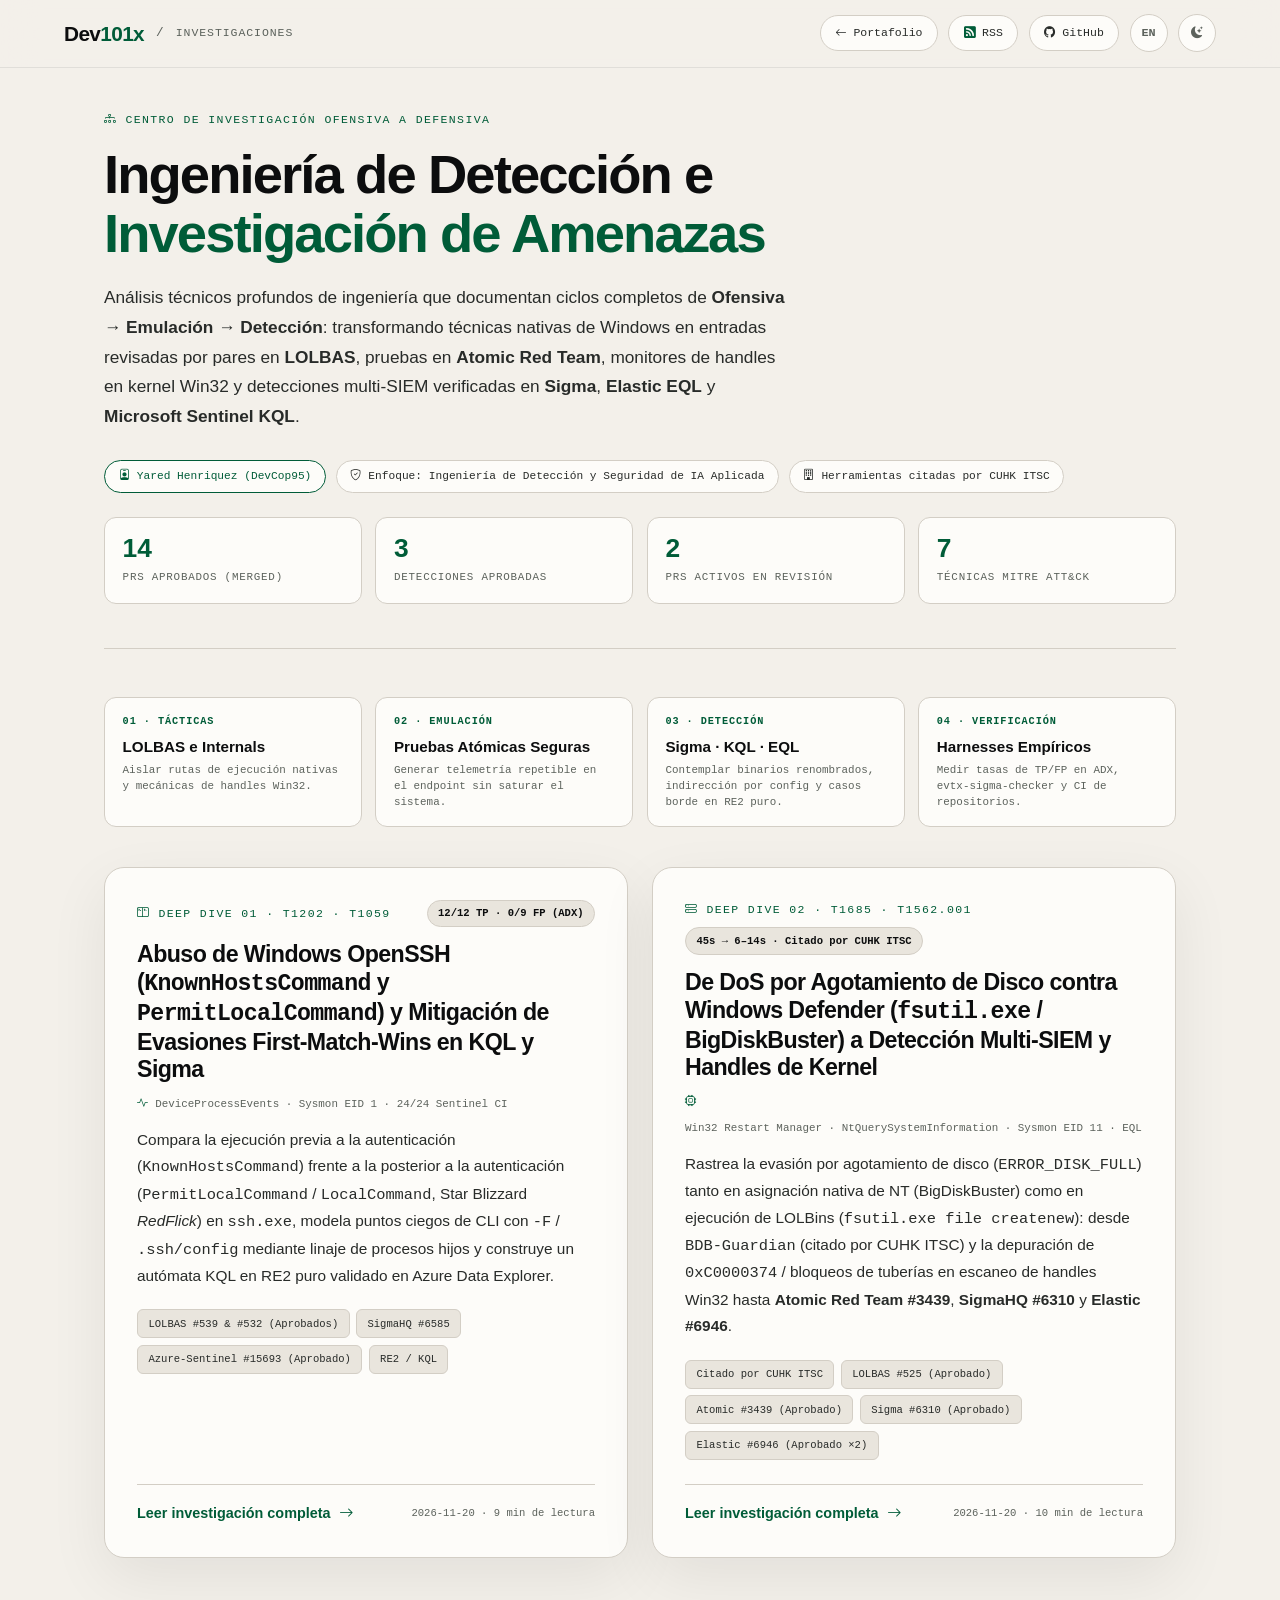
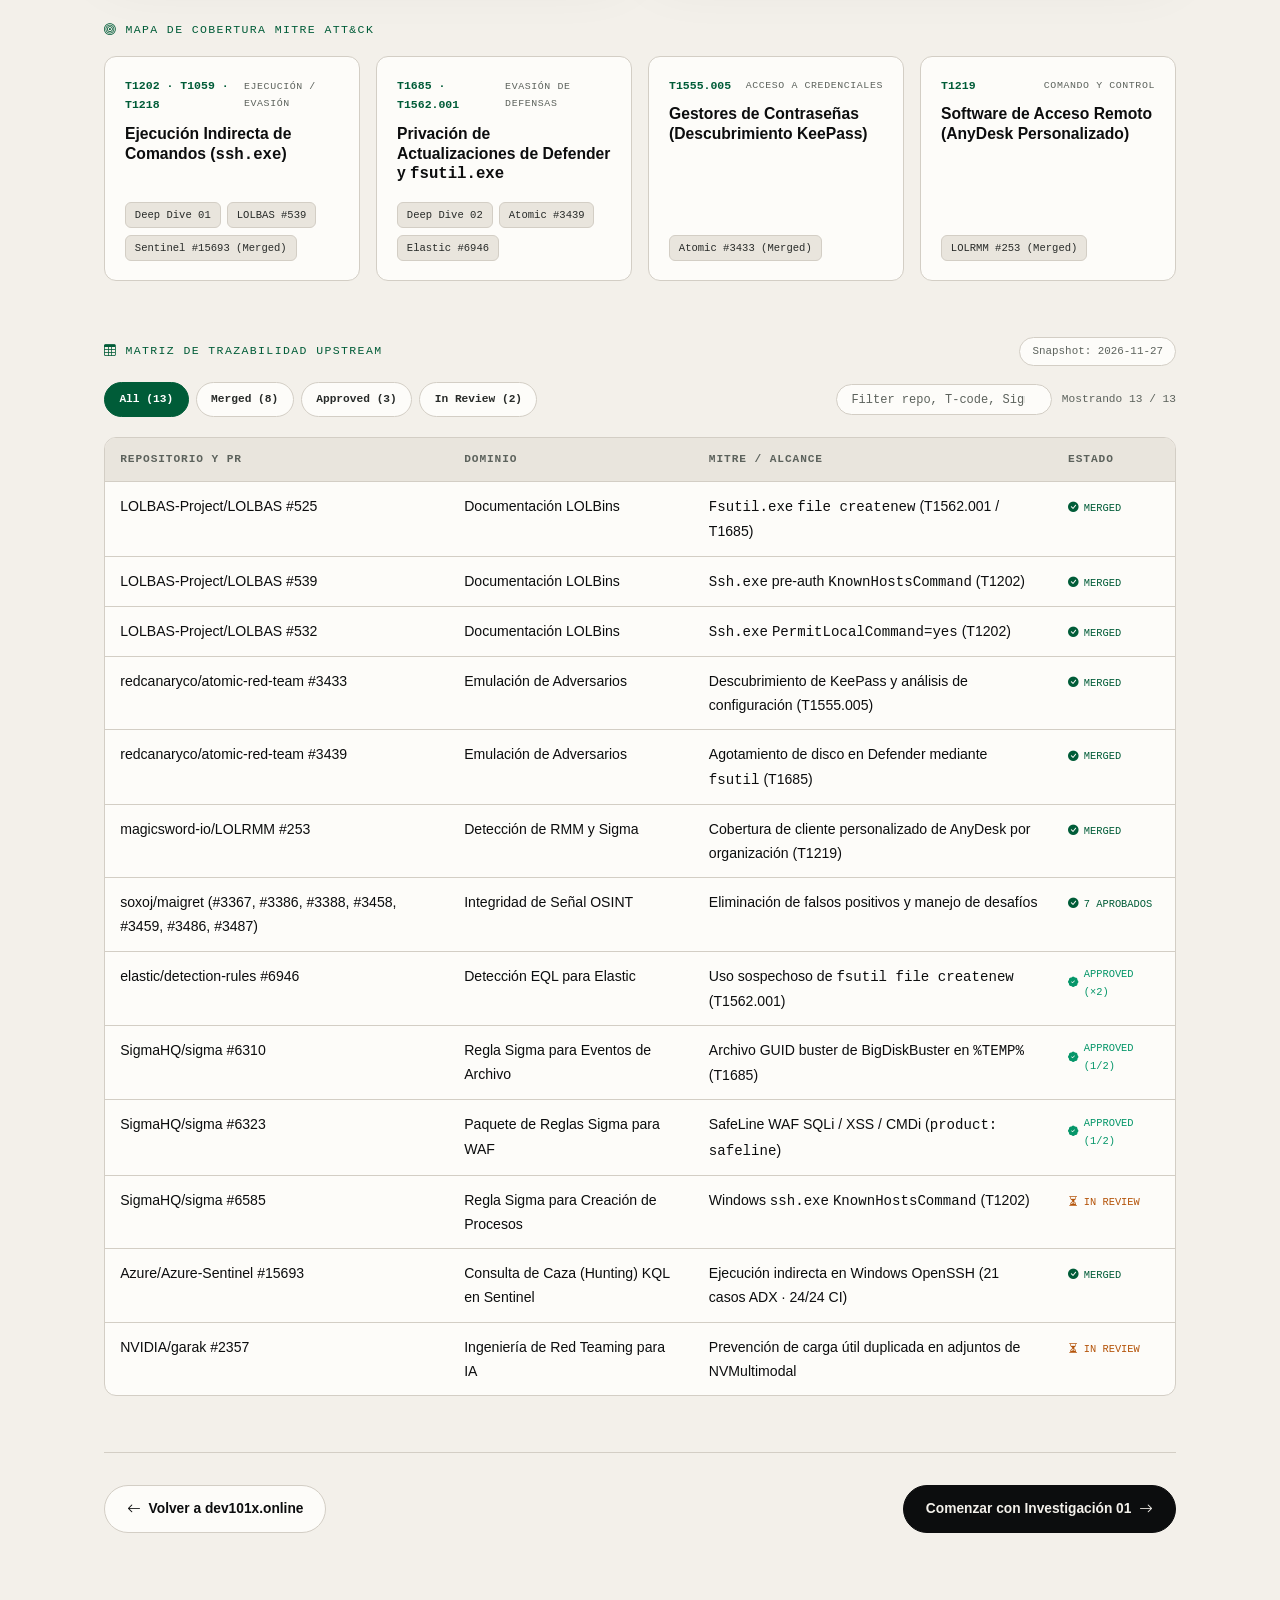
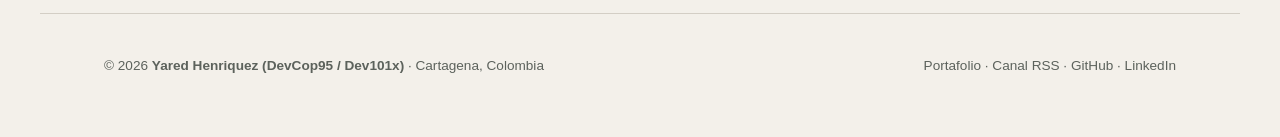
<file: research/index.html>
<!DOCTYPE html>

<html data-theme="light" lang="en">
<head>
<meta charset="utf-8"/>
<meta content="width=device-width, initial-scale=1.0" name="viewport"/>
<title>Security Research &amp; Deep Dives | Yared Henriquez (DevCop95 / Dev101x)</title>
<meta content="Offense-to-Defense technical research by Yared Henriquez (DevCop95 / Dev101x): Windows OpenSSH indirect execution, BigDiskBuster disk-exhaustion evasion, kernel handle correlation, Sigma, Elastic EQL, and Sentinel KQL." name="description"/>
<meta content="Yared Henriquez (DevCop95)" name="author"/>
<meta content="strict-origin-when-cross-origin" name="referrer"/>
<meta content="default-src 'self'; script-src 'self'; style-src 'self' 'unsafe-inline' https://fonts.googleapis.com https://cdn.jsdelivr.net; font-src 'self' https://fonts.gstatic.com https://cdn.jsdelivr.net; img-src 'self' data:; connect-src 'self'; object-src 'none'; base-uri 'self'; form-action 'self'" http-equiv="Content-Security-Policy"/>
<link href="https://dev101x.online/research/" rel="canonical"/>
<link href="https://dev101x.online/research/feed.xml" rel="alternate" title="Dev101x Security Research RSS" type="application/rss+xml"/>
<meta content="website" property="og:type"/>
<meta content="https://dev101x.online/research/" property="og:url"/>
<meta content="Security Research &amp; Deep Dives | Yared Henriquez (DevCop95)" property="og:title"/>
<meta content="End-to-end Detection Engineering case studies tracing Windows tradecraft from LOLBAS documentation and adversary emulation to Sigma, Elastic EQL, and Microsoft Sentinel KQL." property="og:description"/>
<meta content="https://dev101x.online/assets/img/og-research-hub.png" property="og:image"/>
<meta content="1200" property="og:image:width"/>
<meta content="630" property="og:image:height"/>
<meta content="image/png" property="og:image:type"/>
<meta content="Dev101x · Security Research" property="og:site_name"/>
<meta content="summary_large_image" name="twitter:card"/>
<meta content="https://dev101x.online/research/" name="twitter:url"/>
<meta content="Security Research &amp; Deep Dives | Yared Henriquez (DevCop95)" name="twitter:title"/>
<meta content="End-to-end Detection Engineering case studies tracing Windows tradecraft from LOLBAS documentation and adversary emulation to Sigma, Elastic EQL, and Microsoft Sentinel KQL." name="twitter:description"/>
<meta content="https://dev101x.online/assets/img/og-research-hub.png" name="twitter:image"/>
<meta content="@Devcop101" name="twitter:site"/>
<meta content="@Devcop101" name="twitter:creator"/>
<script type="application/ld+json">
  {
    "@context": "https://schema.org",
    "@graph": [
      {
        "@type": "CollectionPage",
        "@id": "https://dev101x.online/research/#webpage",
        "name": "Dev101x Security Research & Deep Dives",
        "url": "https://dev101x.online/research/",
        "description": "Offense-to-Defense security research by Yared Henriquez (DevCop95 / Dev101x) across Windows OpenSSH, fsutil/BigDiskBuster, Sigma, Elastic EQL, and Microsoft Sentinel KQL.",
        "primaryImageOfPage": "https://dev101x.online/assets/img/og-research-hub.png",
        "author": {
          "@type": "Person",
          "name": "Yared Henriquez",
          "alternateName": ["DevCop95", "Dev101x"],
          "url": "https://dev101x.online/"
        }
      },
      {
        "@type": "BreadcrumbList",
        "itemListElement": [
          {
            "@type": "ListItem",
            "position": 1,
            "name": "Home",
            "item": "https://dev101x.online/"
          },
          {
            "@type": "ListItem",
            "position": 2,
            "name": "Research",
            "item": "https://dev101x.online/research/"
          }
        ]
      }
    ]
  }
  </script>
<link href="../assets/img/favicon.png" rel="icon"/>
<link href="https://fonts.googleapis.com" rel="preconnect"/>
<link crossorigin="" href="https://fonts.gstatic.com" rel="preconnect"/>
<link href="https://fonts.googleapis.com/css2?family=Bricolage+Grotesque:wght@400;500;600;700;800&amp;family=DM+Mono:wght@400;500&amp;display=swap" rel="stylesheet"/>
<link crossorigin="anonymous" href="https://cdn.jsdelivr.net/npm/bootstrap-icons@1.11.3/font/bootstrap-icons.min.css" integrity="sha384-XGjxtQfXaH2tnPFa9x+ruJTuLE3Aa6LhHSWRr1XeTyhezb4abCG4ccI5AkVDxqC+" rel="stylesheet"/>
<script src="../assets/js/theme-init.js"></script>
<link href="research.css?v=3" rel="stylesheet"/>
</head>
<body>
<div aria-hidden="true" id="scroll-progress"></div>
<a class="skip-link" href="#main-content">Skip to main content</a>
<nav aria-label="Research navigation" class="rnav">
<div class="rnav-brand">
<a class="nlogo" href="../">Dev<em>101x</em></a>
<span class="rnav-sep">/</span>
<span class="rnav-crumb" data-i18n="crumb-research">Research</span>
</div>
<div class="rnav-actions">
<a class="rnav-link" data-i18n="nav-portfolio" href="../"><i aria-hidden="true" class="bi bi-arrow-left"></i> Portfolio</a>
<a class="rnav-link rss" href="feed.xml" type="application/rss+xml"><i aria-hidden="true" class="bi bi-rss-fill"></i> RSS</a>
<a class="rnav-link" href="https://github.com/DevCop95" rel="noopener" target="_blank"><i aria-hidden="true" class="bi bi-github"></i> GitHub</a>
<button aria-label="Cambiar idioma" class="lang-toggle" id="langToggle" type="button">EN</button>
<button aria-label="Toggle color theme" class="theme-toggle" id="themeToggle" type="button">
<i aria-hidden="true" class="bi bi-moon-stars-fill"></i>
</button>
</div>
</nav>
<main class="rshell" data-telemetry-src="../assets/data/telemetry.json" id="main-content">
<header class="rhero">
<div class="rkicker" data-i18n="hub-kicker"><i aria-hidden="true" class="bi bi-diagram-3"></i> Offense-to-Defense Research Hub</div>
<h1 class="rtitle" data-i18n="hub-title">Detection Engineering &amp; <em>Threat Research</em></h1>
<p class="rlead" data-i18n="hub-lead">
        Long-form engineering write-ups documenting end-to-end <strong>Offense → Emulation → Detection</strong> cycles: turning native Windows tradecraft into peer-reviewed <strong>LOLBAS</strong> entries, <strong>Atomic Red Team</strong> tests, Win32 kernel-handle monitors, and verified multi-SIEM detections across <strong>Sigma</strong>, <strong>Elastic EQL</strong>, and <strong>Microsoft Sentinel KQL</strong>.
      </p>
<div class="rmeta-row">
<span class="rmeta-pill accent" data-i18n="hub-meta-author"><i aria-hidden="true" class="bi bi-person-badge"></i> Yared Henriquez (DevCop95)</span>
<span class="rmeta-pill" data-i18n="hub-pill-focus"><i aria-hidden="true" class="bi bi-shield-check"></i> Focus: Detection Engineering &amp; Applied AI Security</span>
<span class="rmeta-pill" data-i18n="hub-pill-cited"><i aria-hidden="true" class="bi bi-building"></i> Tooling Cited by CUHK ITSC</span>
</div>
<div aria-label="Research impact summary" class="rkpi-grid">
<div class="rkpi-card">
<div class="rkpi-val" id="kpiMergedCount">14</div>
<div class="rkpi-lbl" data-i18n="kpi-merged-lbl">Merged Upstream PRs</div>
</div>
<div class="rkpi-card">
<div class="rkpi-val" id="kpiApprovedCount">3</div>
<div class="rkpi-lbl" data-i18n="kpi-approved-lbl">Approved Detections</div>
</div>
<div class="rkpi-card">
<div class="rkpi-val" id="kpiReviewCount">2</div>
<div class="rkpi-lbl" data-i18n="kpi-review-lbl">Active PRs in Review</div>
</div>
<div class="rkpi-card">
<div class="rkpi-val">7</div>
<div class="rkpi-lbl" data-i18n="kpi-mitre-lbl">MITRE ATT&amp;CK Techniques</div>
</div>
</div>
</header>
<div aria-label="Offense to Defense Engineering Methodology" class="rmethod-strip">
<div class="rmethod-step">
<span class="rmethod-num" data-i18n="method-01-num">01 · Tradecraft</span>
<strong class="rmethod-title" data-i18n="method-01-title">LOLBAS &amp; Internals</strong>
<span class="rmethod-sub" data-i18n="method-01-sub">Isolate native execution paths &amp; Win32 handle mechanics.</span>
</div>
<div class="rmethod-step">
<span class="rmethod-num" data-i18n="method-02-num">02 · Emulation</span>
<strong class="rmethod-title" data-i18n="method-02-title">Safe Atomic Tests</strong>
<span class="rmethod-sub" data-i18n="method-02-sub">Generate repeatable endpoint telemetry without host exhaustion.</span>
</div>
<div class="rmethod-step">
<span class="rmethod-num" data-i18n="method-03-num">03 · Detection</span>
<strong class="rmethod-title" data-i18n="method-03-title">Sigma · KQL · EQL</strong>
<span class="rmethod-sub" data-i18n="method-03-sub">Handle renamed binaries, config indirection &amp; pure-RE2 edge cases.</span>
</div>
<div class="rmethod-step">
<span class="rmethod-num" data-i18n="method-04-num">04 · Verification</span>
<strong class="rmethod-title" data-i18n="method-04-title">Empirical Harnesses</strong>
<span class="rmethod-sub" data-i18n="method-04-sub">Benchmark TP/FP rates in ADX, evtx-sigma-checker &amp; repo CI.</span>
</div>
</div>
<section aria-label="Published Deep Dives">
<div class="hub-grid">
<article class="hub-card">
<div class="hub-card-top">
<div class="rkicker"><i aria-hidden="true" class="bi bi-terminal-split"></i> Deep Dive 01 · T1202 · T1059</div>
<span class="hub-meta-stat" data-i18n="hub-ssh-stat">12/12 TP · 0/9 FP (ADX)</span>
</div>
<h2 data-i18n="hub-ssh-title">Abusing Windows OpenSSH (<code>KnownHostsCommand</code> &amp; <code>PermitLocalCommand</code>) and Closing First-Match-Wins Detection Bypasses in KQL &amp; Sigma</h2>
<div class="hub-telemetry">
<i aria-hidden="true" class="bi bi-activity"></i>
<span data-i18n="hub-ssh-telemetry">DeviceProcessEvents · Sysmon EID 1 · 24/24 Sentinel CI</span>
</div>
<p data-i18n="hub-ssh-desc">
            Compares pre-authentication (<code>KnownHostsCommand</code>) vs. post-authentication (<code>PermitLocalCommand</code> / <code>LocalCommand</code>, Star Blizzard <em>RedFlick</em>) execution in <code>ssh.exe</code>, models <code>-F</code> / <code>.ssh/config</code> CLI blind spots via child-process lineage, and builds a pure-RE2 KQL automaton validated in Azure Data Explorer.
          </p>
<div class="hub-tags">
<span class="hub-tag" data-i18n="hub-ssh-tag-1">LOLBAS #539 &amp; #532 (Merged)</span>
<span class="hub-tag" data-i18n="hub-ssh-tag-2">SigmaHQ #6585</span>
<span class="hub-tag" data-i18n="hub-ssh-tag-3">Azure-Sentinel #15693 (Merged)</span>
<span class="hub-tag" data-i18n="hub-ssh-tag-4">RE2 / KQL</span>
</div>
<div class="hub-card-foot">
<a class="hub-cta" data-i18n="hub-ssh-cta" href="./windows-openssh-indirect-execution/">
              Read full deep dive <i aria-hidden="true" class="bi bi-arrow-right"></i>
</a>
<span class="hub-read-meta" data-i18n="hub-ssh-read">2026-11-20 · 9 min read</span>
</div>
</article>
<article class="hub-card">
<div class="hub-card-top">
<div class="rkicker"><i aria-hidden="true" class="bi bi-hdd-stack"></i> Deep Dive 02 · T1685 · T1562.001</div>
<span class="hub-meta-stat" data-i18n="hub-bdb-stat">45s → 6–14s · CUHK ITSC Cited</span>
</div>
<h2 data-i18n="hub-bdb-title">From Disk-Exhaustion DoS against Windows Defender (<code>fsutil.exe</code> / BigDiskBuster) to Multi-SIEM &amp; Kernel-Handle Detection</h2>
<div class="hub-telemetry">
<i aria-hidden="true" class="bi bi-cpu"></i>
<span data-i18n="hub-bdb-telemetry">Win32 Restart Manager · NtQuerySystemInformation · Sysmon EID 11 · EQL</span>
</div>
<p data-i18n="hub-bdb-desc">
            Traces disk-exhaustion evasion (<code>ERROR_DISK_FULL</code>) across both native NT allocation (BigDiskBuster) and LOLBin execution (<code>fsutil.exe file createnew</code>): from <code>BDB-Guardian</code> (cited by CUHK ITSC) and debugging <code>0xC0000374</code> / pipe deadlocks in Win32 handle scanning to <strong>Atomic Red Team #3439</strong>, <strong>SigmaHQ #6310</strong>, and <strong>Elastic #6946</strong>.
          </p>
<div class="hub-tags">
<span class="hub-tag" data-i18n="hub-bdb-tag-1">CUHK ITSC Cited</span>
<span class="hub-tag" data-i18n="hub-bdb-tag-2">LOLBAS #525 (Merged)</span>
<span class="hub-tag" data-i18n="hub-bdb-tag-3">Atomic #3439 (Merged)</span>
<span class="hub-tag" data-i18n="hub-bdb-tag-4">Sigma #6310 (Approved)</span>
<span class="hub-tag" data-i18n="hub-bdb-tag-5">Elastic #6946 (Approved ×2)</span>
</div>
<div class="hub-card-foot">
<a class="hub-cta" data-i18n="hub-bdb-cta" href="./bigdiskbuster-fsutil-defense-evasion/">
              Read full deep dive <i aria-hidden="true" class="bi bi-arrow-right"></i>
</a>
<span class="hub-read-meta" data-i18n="hub-bdb-read">2026-11-20 · 10 min read</span>
</div>
</article>
</div>
</section>
<section aria-label="MITRE ATT&amp;CK Coverage Matrix" class="mitre-section">
<div class="rkicker" data-i18n="mitre-kicker"><i aria-hidden="true" class="bi bi-bullseye"></i> MITRE ATT&amp;CK Coverage Map</div>
<div class="mitre-grid">
<article class="mitre-card">
<div class="mitre-head">
<span class="mitre-id">T1202 · T1059 · T1218</span>
<span class="mitre-tactic" data-i18n="mitre-card-1-tactic">Execution / Evasion</span>
</div>
<h3 class="mitre-name" data-i18n="mitre-card-1-title">Indirect Command Execution (<code>ssh.exe</code>)</h3>
<div class="mitre-links">
<a href="./windows-openssh-indirect-execution/">Deep Dive 01</a>
<a href="https://github.com/LOLBAS-Project/LOLBAS/pull/539" rel="noopener" target="_blank">LOLBAS #539</a>
<a href="https://github.com/Azure/Azure-Sentinel/pull/15693" rel="noopener" target="_blank">Sentinel #15693 (Merged)</a>
</div>
</article>
<article class="mitre-card">
<div class="mitre-head">
<span class="mitre-id">T1685 · T1562.001</span>
<span class="mitre-tactic" data-i18n="mitre-card-2-tactic">Defense Evasion</span>
</div>
<h3 class="mitre-name" data-i18n="mitre-card-2-title">Defender Update Starvation &amp; <code>fsutil.exe</code></h3>
<div class="mitre-links">
<a href="./bigdiskbuster-fsutil-defense-evasion/">Deep Dive 02</a>
<a href="https://github.com/redcanaryco/atomic-red-team/pull/3439" rel="noopener" target="_blank">Atomic #3439</a>
<a href="https://github.com/elastic/detection-rules/pull/6946" rel="noopener" target="_blank">Elastic #6946</a>
</div>
</article>
<article class="mitre-card">
<div class="mitre-head">
<span class="mitre-id">T1555.005</span>
<span class="mitre-tactic" data-i18n="mitre-card-3-tactic">Credential Access</span>
</div>
<h3 class="mitre-name" data-i18n="mitre-card-3-title">Password Managers (KeePass Discovery)</h3>
<div class="mitre-links">
<a href="https://github.com/redcanaryco/atomic-red-team/pull/3433" rel="noopener" target="_blank">Atomic #3433 (Merged)</a>
</div>
</article>
<article class="mitre-card">
<div class="mitre-head">
<span class="mitre-id">T1219</span>
<span class="mitre-tactic" data-i18n="mitre-card-4-tactic">Command &amp; Control</span>
</div>
<h3 class="mitre-name" data-i18n="mitre-card-4-title">Remote Access Software (Custom AnyDesk)</h3>
<div class="mitre-links">
<a href="https://github.com/magicsword-io/LOLRMM/pull/253" rel="noopener" target="_blank">LOLRMM #253 (Merged)</a>
</div>
</article>
</div>
</section>
<section aria-label="Upstream Traceability Matrix" class="matrix-section">
<div class="matrix-header">
<div class="rkicker" data-i18n="matrix-kicker"><i aria-hidden="true" class="bi bi-table"></i> Upstream Traceability Matrix</div>
<span class="sync-pill" data-i18n="matrix-sync-pill" id="telemetrySyncBadge">Snapshot: 2026-11-27</span>
</div>
<div class="matrix-toolbar">
<div aria-label="Filter PRs by status" class="matrix-filters" role="group">
<button aria-pressed="true" class="mfilt-btn active" data-filter="all" type="button">All (<span class="mfilt-count">13</span>)</button>
<button aria-pressed="false" class="mfilt-btn" data-filter="merged" type="button">Merged (<span class="mfilt-count">8</span>)</button>
<button aria-pressed="false" class="mfilt-btn" data-filter="approved" type="button">Approved (<span class="mfilt-count">3</span>)</button>
<button aria-pressed="false" class="mfilt-btn" data-filter="review" type="button">In Review (<span class="mfilt-count">2</span>)</button>
</div>
<div class="matrix-search-wrap">
<input aria-label="Filter upstream matrix" class="matrix-search" id="matrixSearch" placeholder="Filter repo, T-code, Sigma, KQL..." type="search"/>
<span class="matrix-meta" id="matrixCount">Showing 13 / 13</span>
</div>
</div>
<div class="table-wrap">
<table class="rtable" id="upstreamMatrix">
<thead>
<tr>
<th data-i18n="matrix-th-repo">Repository &amp; PR</th>
<th data-i18n="matrix-th-domain">Domain</th>
<th data-i18n="matrix-th-scope">MITRE / Scope</th>
<th data-i18n="matrix-th-status">Status</th>
</tr>
</thead>
<tbody>
<tr data-pr="LOLBAS-Project/LOLBAS#525" data-status="merged">
<td><a href="https://github.com/LOLBAS-Project/LOLBAS/pull/525" rel="noopener" target="_blank">LOLBAS-Project/LOLBAS #525</a></td>
<td data-i18n="matrix-r1-dom">Living-Off-The-Land Docs</td>
<td data-i18n="matrix-r1-scope"><code>Fsutil.exe</code> <code>file createnew</code> (T1562.001 / T1685)</td>
<td><span class="pipe-status status-merged" data-i18n="matrix-status-merged"><i aria-hidden="true" class="bi bi-check-circle-fill"></i> MERGED</span></td>
</tr>
<tr data-pr="LOLBAS-Project/LOLBAS#539" data-status="merged">
<td><a href="https://github.com/LOLBAS-Project/LOLBAS/pull/539" rel="noopener" target="_blank">LOLBAS-Project/LOLBAS #539</a></td>
<td data-i18n="matrix-r2-dom">Living-Off-The-Land Docs</td>
<td data-i18n="matrix-r2-scope"><code>Ssh.exe</code> pre-auth <code>KnownHostsCommand</code> (T1202)</td>
<td><span class="pipe-status status-merged" data-i18n="matrix-status-merged"><i aria-hidden="true" class="bi bi-check-circle-fill"></i> MERGED</span></td>
</tr>
<tr data-pr="LOLBAS-Project/LOLBAS#532" data-status="merged">
<td><a href="https://github.com/LOLBAS-Project/LOLBAS/pull/532" rel="noopener" target="_blank">LOLBAS-Project/LOLBAS #532</a></td>
<td data-i18n="matrix-r3-dom">Living-Off-The-Land Docs</td>
<td data-i18n="matrix-r3-scope"><code>Ssh.exe</code> <code>PermitLocalCommand=yes</code> (T1202)</td>
<td><span class="pipe-status status-merged" data-i18n="matrix-status-merged"><i aria-hidden="true" class="bi bi-check-circle-fill"></i> MERGED</span></td>
</tr>
<tr data-pr="redcanaryco/atomic-red-team#3433" data-status="merged">
<td><a href="https://github.com/redcanaryco/atomic-red-team/pull/3433" rel="noopener" target="_blank">redcanaryco/atomic-red-team #3433</a></td>
<td data-i18n="matrix-r4-dom">Adversary Emulation</td>
<td data-i18n="matrix-r4-scope">KeePass discovery &amp; config parsing (T1555.005)</td>
<td><span class="pipe-status status-merged" data-i18n="matrix-status-merged"><i aria-hidden="true" class="bi bi-check-circle-fill"></i> MERGED</span></td>
</tr>
<tr data-pr="redcanaryco/atomic-red-team#3439" data-status="merged">
<td><a href="https://github.com/redcanaryco/atomic-red-team/pull/3439" rel="noopener" target="_blank">redcanaryco/atomic-red-team #3439</a></td>
<td data-i18n="matrix-r5-dom">Adversary Emulation</td>
<td data-i18n="matrix-r5-scope">Defender disk exhaustion via <code>fsutil</code> (T1685)</td>
<td><span class="pipe-status status-merged" data-i18n="matrix-status-merged"><i aria-hidden="true" class="bi bi-check-circle-fill"></i> MERGED</span></td>
</tr>
<tr data-pr="magicsword-io/LOLRMM#253" data-status="merged">
<td><a href="https://github.com/magicsword-io/LOLRMM/pull/253" rel="noopener" target="_blank">magicsword-io/LOLRMM #253</a></td>
<td data-i18n="matrix-r6-dom">RMM Detection &amp; Sigma</td>
<td data-i18n="matrix-r6-scope">AnyDesk custom per-org client coverage (T1219)</td>
<td><span class="pipe-status status-merged" data-i18n="matrix-status-merged"><i aria-hidden="true" class="bi bi-check-circle-fill"></i> MERGED</span></td>
</tr>
<tr data-pr-count="7" data-status="merged">
<td><a href="https://github.com/soxoj/maigret/pulls?q=is%3Apr+author%3ADevCop95+is%3Amerged" rel="noopener" target="_blank">soxoj/maigret (#3367, #3386, #3388, #3458, #3459, #3486, #3487)</a></td>
<td data-i18n="matrix-r7-dom">OSINT Signal Integrity</td>
<td data-i18n="matrix-r7-scope">False-positive elimination &amp; challenge handling</td>
<td><span class="pipe-status status-merged" data-i18n="matrix-status-7merged"><i aria-hidden="true" class="bi bi-check-circle-fill"></i> 7 MERGED</span></td>
</tr>
<tr data-pr="elastic/detection-rules#6946" data-status="approved">
<td><a href="https://github.com/elastic/detection-rules/pull/6946" rel="noopener" target="_blank">elastic/detection-rules #6946</a></td>
<td data-i18n="matrix-r8-dom">Elastic EQL Detection</td>
<td data-i18n="matrix-r8-scope">Suspicious <code>fsutil file createnew</code> (T1562.001)</td>
<td><span class="pipe-status status-approved" data-i18n="matrix-status-appr2"><i aria-hidden="true" class="bi bi-patch-check-fill"></i> APPROVED (×2)</span></td>
</tr>
<tr data-pr="SigmaHQ/sigma#6310" data-status="approved">
<td><a href="https://github.com/SigmaHQ/sigma/pull/6310" rel="noopener" target="_blank">SigmaHQ/sigma #6310</a></td>
<td data-i18n="matrix-r9-dom">Sigma File Event Rule</td>
<td data-i18n="matrix-r9-scope">BigDiskBuster GUID buster-file in <code>%TEMP%</code> (T1685)</td>
<td><span class="pipe-status status-approved" data-i18n="matrix-status-appr1"><i aria-hidden="true" class="bi bi-patch-check-fill"></i> APPROVED (1/2)</span></td>
</tr>
<tr data-pr="SigmaHQ/sigma#6323" data-status="approved">
<td><a href="https://github.com/SigmaHQ/sigma/pull/6323" rel="noopener" target="_blank">SigmaHQ/sigma #6323</a></td>
<td data-i18n="matrix-r10-dom">Sigma WAF Rule Pack</td>
<td data-i18n="matrix-r10-scope">SafeLine WAF SQLi / XSS / CMDi (<code>product: safeline</code>)</td>
<td><span class="pipe-status status-approved" data-i18n="matrix-status-appr1"><i aria-hidden="true" class="bi bi-patch-check-fill"></i> APPROVED (1/2)</span></td>
</tr>
<tr data-pr="SigmaHQ/sigma#6585" data-status="review">
<td><a href="https://github.com/SigmaHQ/sigma/pull/6585" rel="noopener" target="_blank">SigmaHQ/sigma #6585</a></td>
<td data-i18n="matrix-r11-dom">Sigma Process Creation</td>
<td data-i18n="matrix-r11-scope">Windows <code>ssh.exe</code> <code>KnownHostsCommand</code> (T1202)</td>
<td><span class="pipe-status status-review" data-i18n="matrix-status-review"><i aria-hidden="true" class="bi bi-hourglass-split"></i> IN REVIEW</span></td>
</tr>
<tr data-pr="Azure/Azure-Sentinel#15693" data-status="merged">
<td><a href="https://github.com/Azure/Azure-Sentinel/pull/15693" rel="noopener" target="_blank">Azure/Azure-Sentinel #15693</a></td>
<td data-i18n="matrix-r12-dom">Sentinel KQL Hunting</td>
<td data-i18n="matrix-r12-scope">Windows OpenSSH indirect execution (21-case ADX · 24/24 CI)</td>
<td><span class="pipe-status status-merged" data-i18n="matrix-status-merged"><i aria-hidden="true" class="bi bi-check-circle-fill"></i> MERGED</span></td>
</tr>
<tr data-pr="NVIDIA/garak#2357" data-status="review">
<td><a href="https://github.com/NVIDIA/garak/pull/2357" rel="noopener" target="_blank">NVIDIA/garak #2357</a></td>
<td data-i18n="matrix-r13-dom">AI Red Teaming Engineering</td>
<td data-i18n="matrix-r13-scope">Prevent duplicate attachment payload in NVMultimodal</td>
<td><span class="pipe-status status-review" data-i18n="matrix-status-review"><i aria-hidden="true" class="bi bi-hourglass-split"></i> IN REVIEW</span></td>
</tr>
</tbody>
</table>
<p class="matrix-empty" data-i18n="matrix-empty" hidden="" id="matrixEmpty">No upstream contributions match the current filter.</p>
</div>
</section>
<div class="rfooter-nav">
<a class="btn-pill" data-i18n="rfooter-back" href="../"><i aria-hidden="true" class="bi bi-arrow-left"></i> Back to dev101x.online</a>
<a class="btn-pill primary" data-i18n="rfooter-dive1" href="./windows-openssh-indirect-execution/">Start with Deep Dive 01 <i aria-hidden="true" class="bi bi-arrow-right"></i></a>
</div>
</main>
<footer class="site-footer">
<span data-i18n="footer-copy">© 2026 <strong>Yared Henriquez (DevCop95 / Dev101x)</strong> · Cartagena, Colombia</span>
<span data-i18n="footer-links-hub"><a href="../">Portfolio</a> · <a href="feed.xml">RSS Feed</a> · <a href="https://github.com/DevCop95" rel="noopener" target="_blank">GitHub</a> · <a href="https://www.linkedin.com/in/yared-dev" rel="noopener" target="_blank">LinkedIn</a></span>
</footer>
<button aria-label="Back to top" class="scroll-top" data-i18n-aria="btn-back-to-top" id="scrollTop" type="button"><i aria-hidden="true" class="bi bi-arrow-up"></i></button>
<div aria-live="polite" class="sr-only" id="researchLiveRegion"></div>
<script src="research.js?v=4"></script>
</body>
</html>
</file>
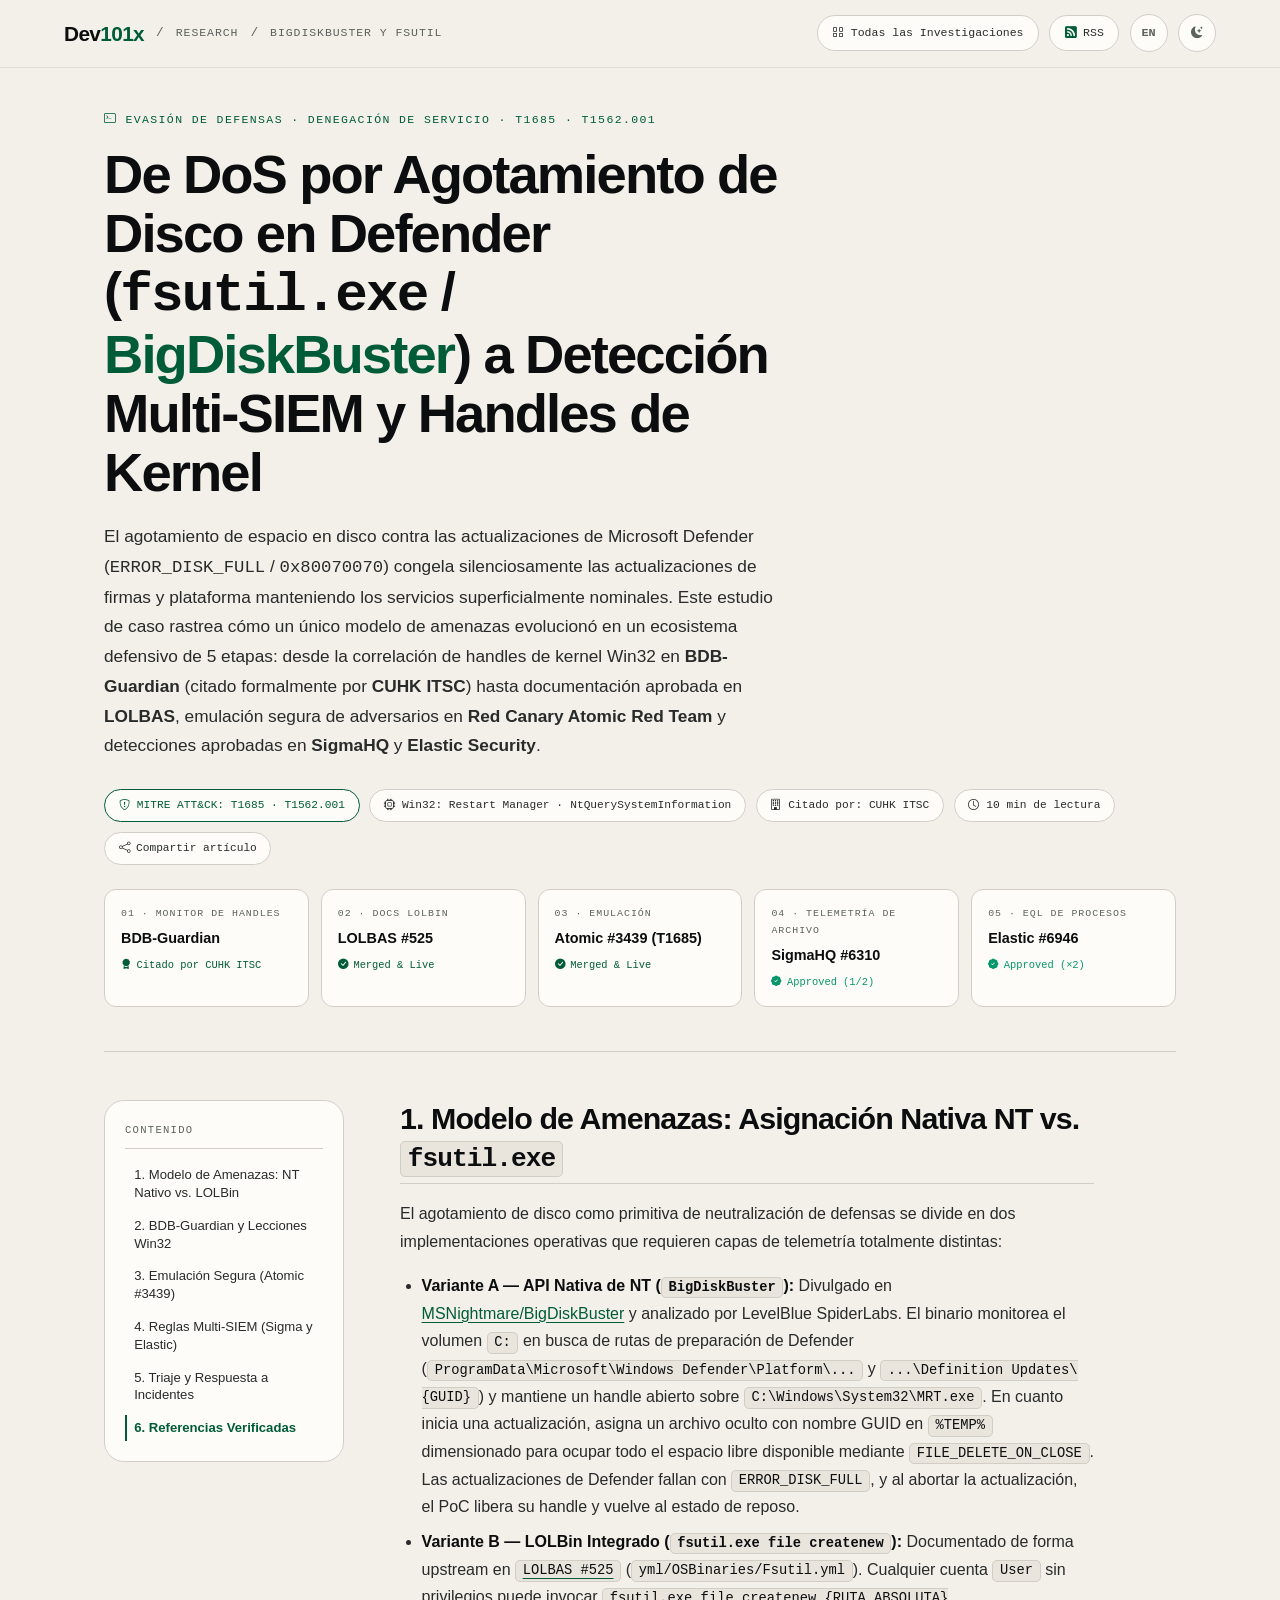
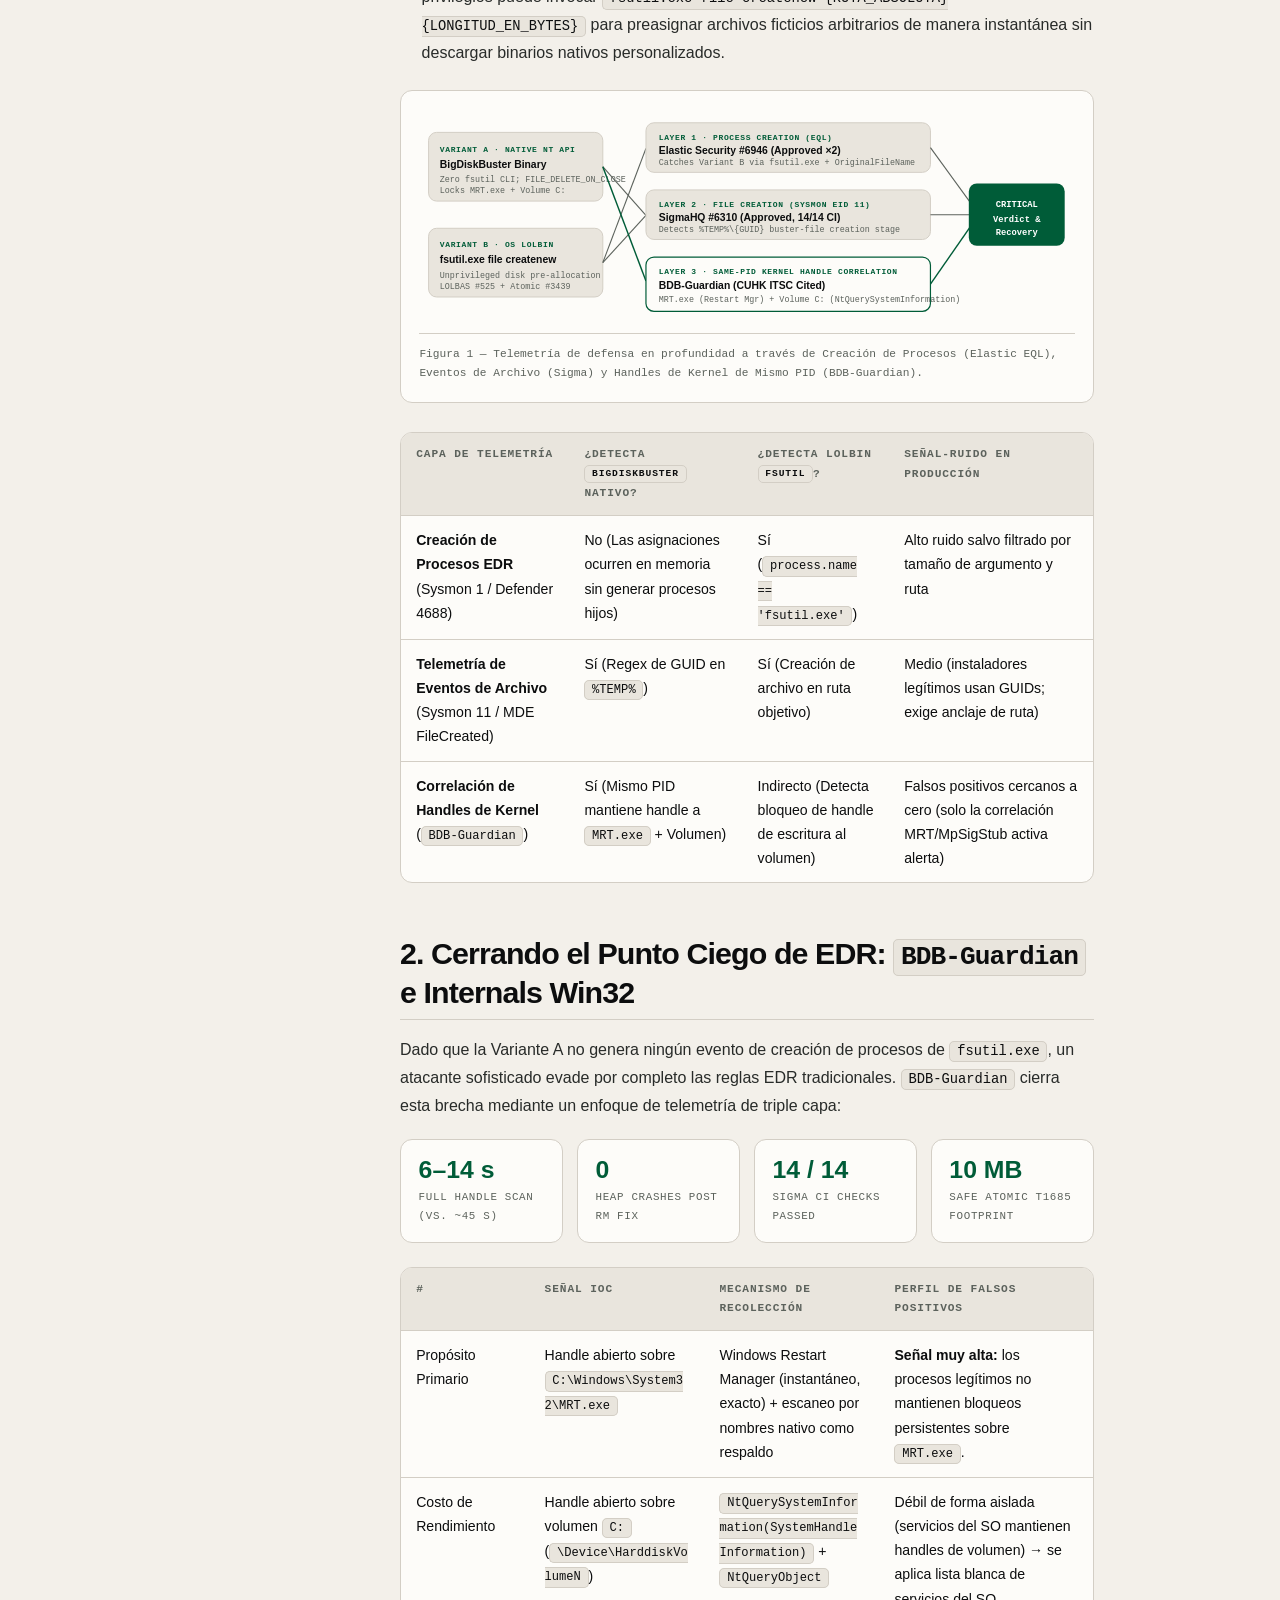
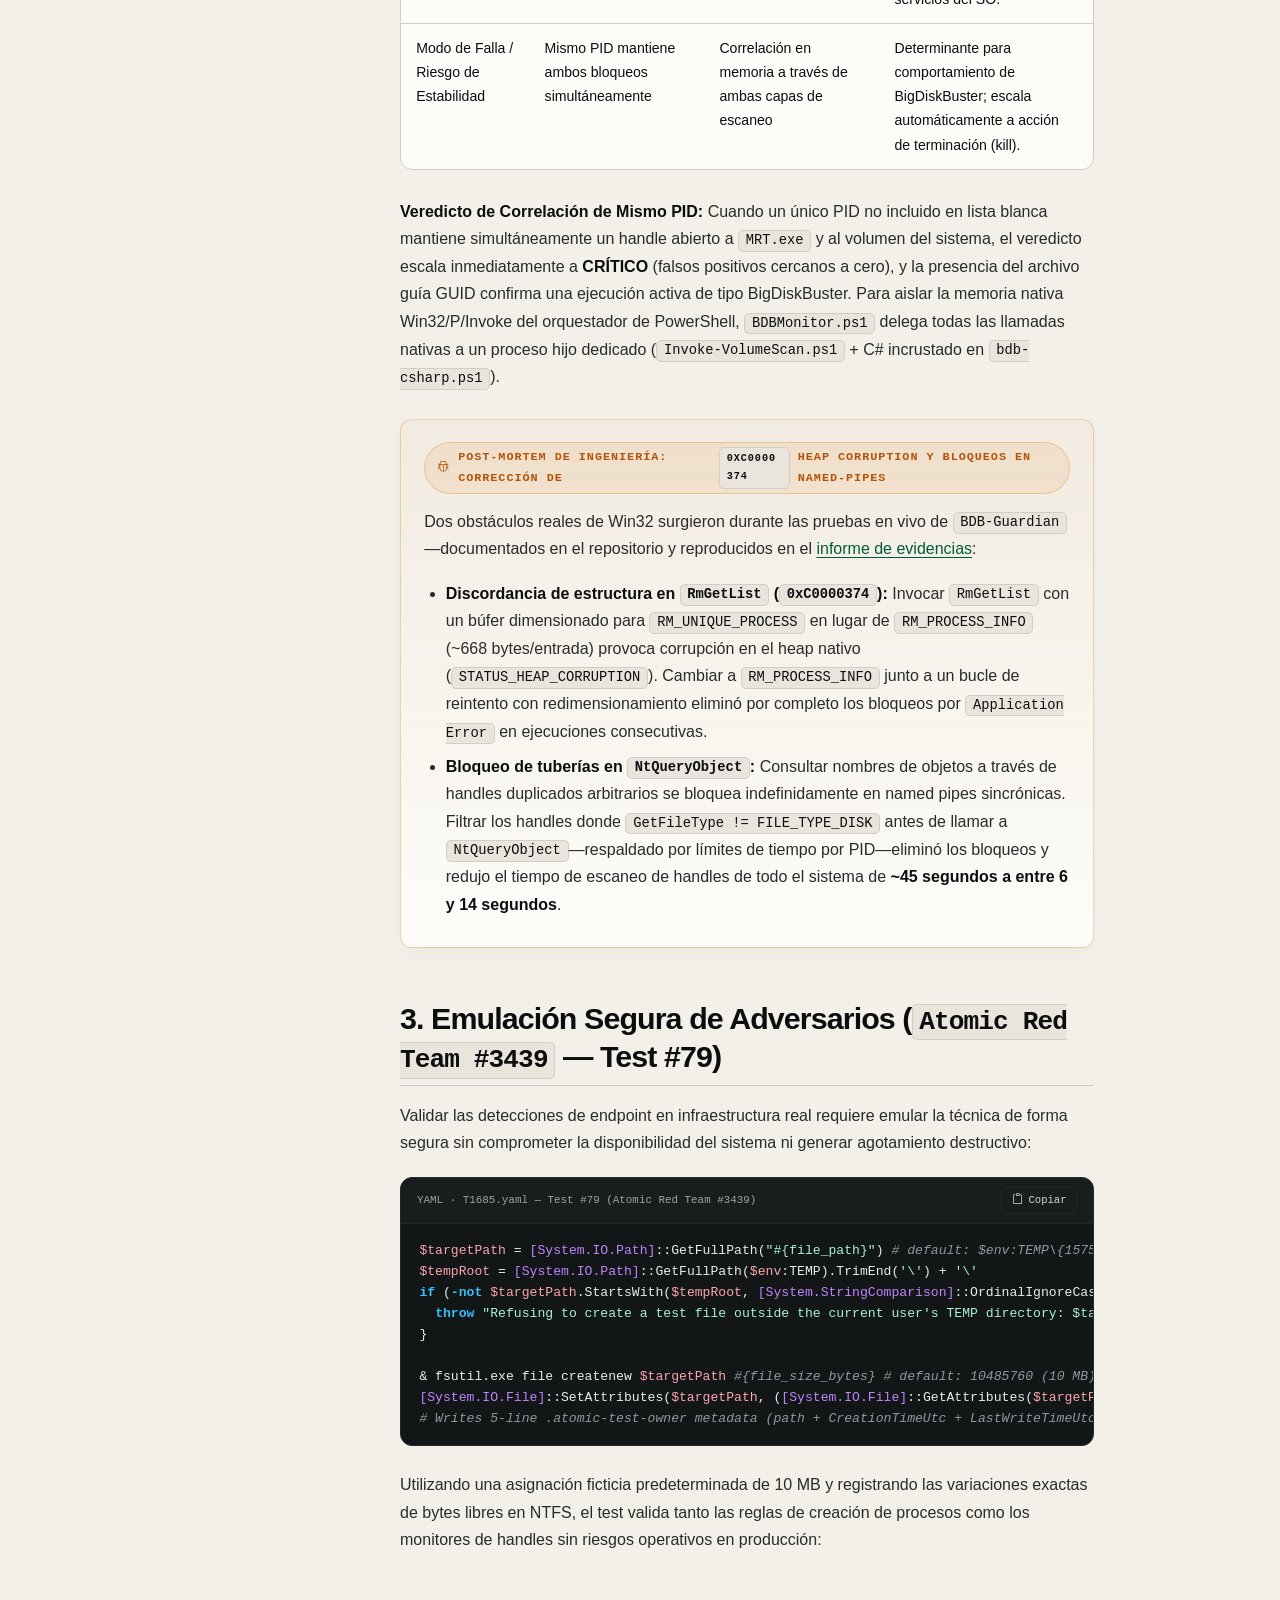
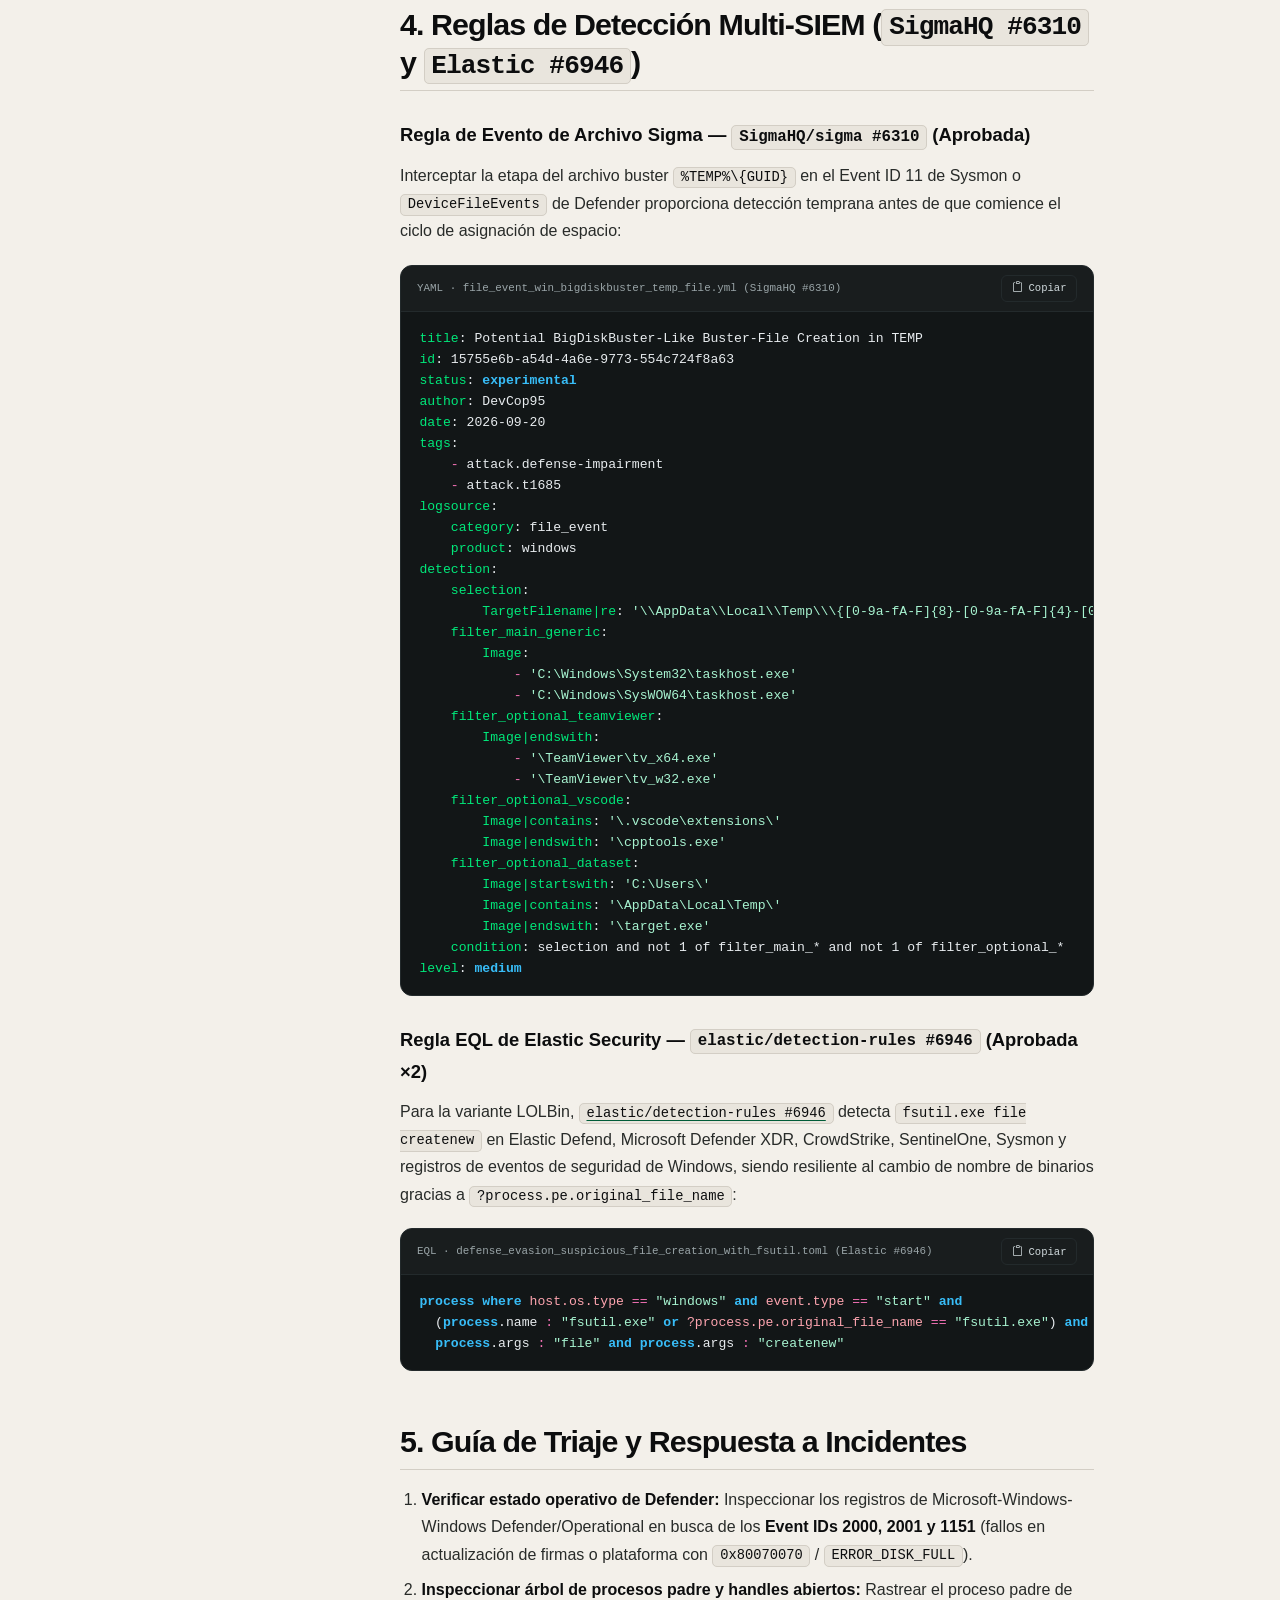
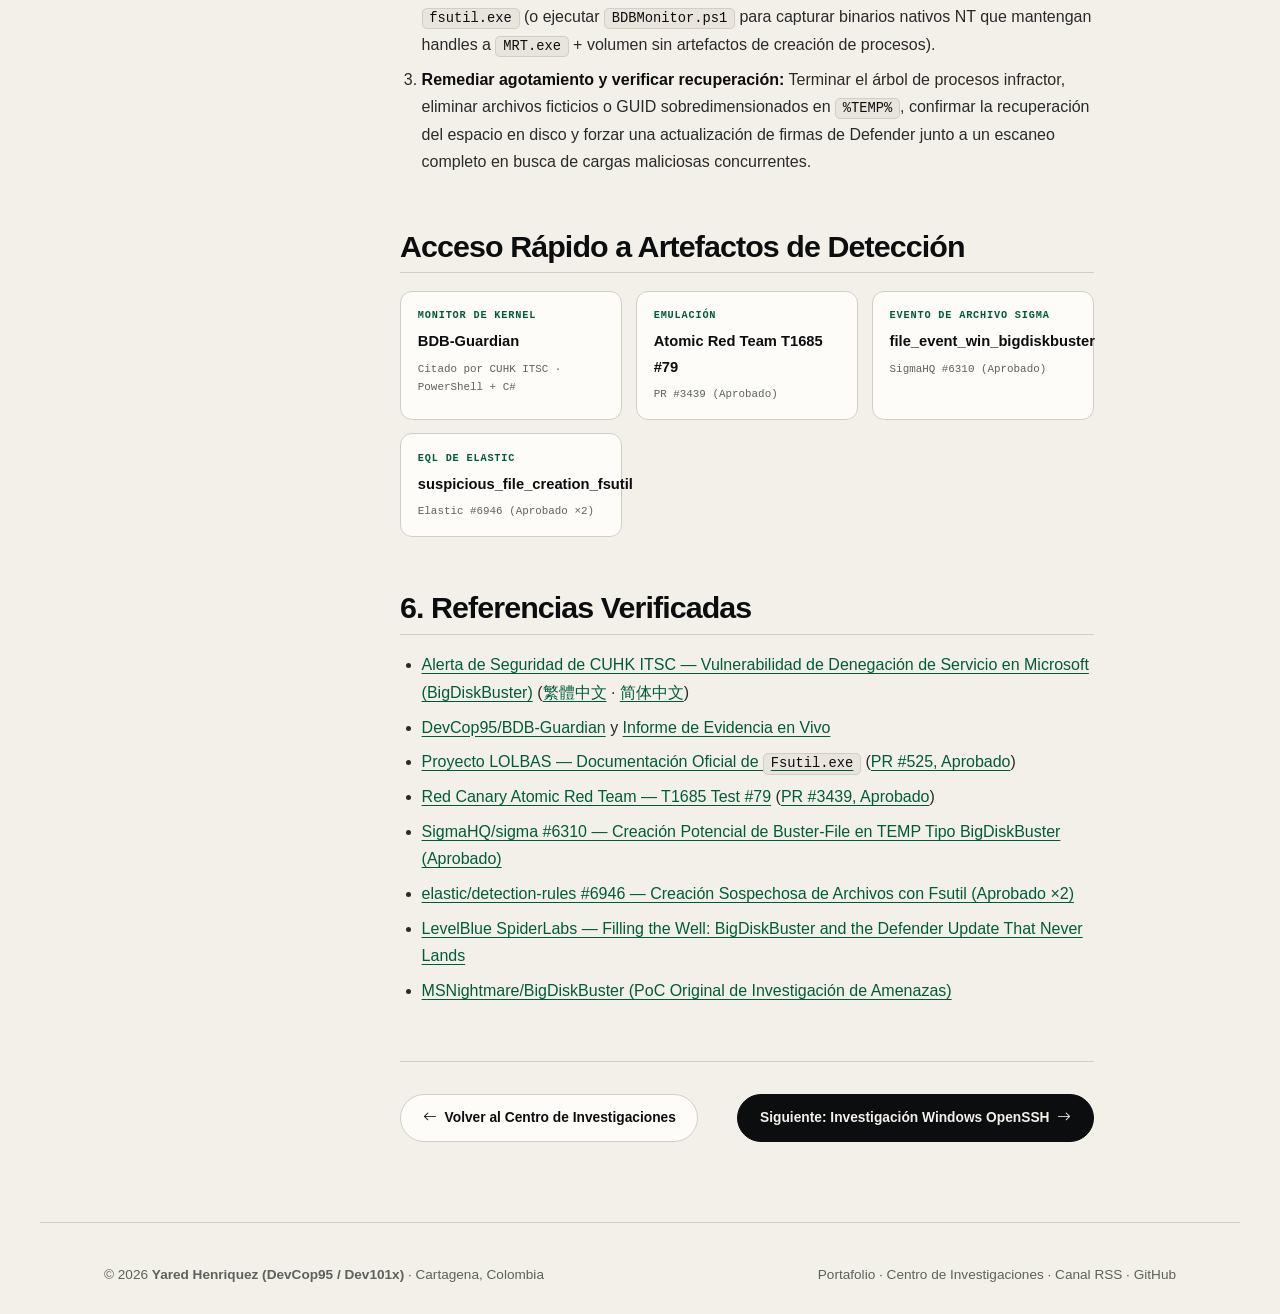
<file: research/bigdiskbuster-fsutil-defense-evasion/index.html>
<!DOCTYPE html>

<html data-theme="light" lang="en">
<head>
<meta charset="utf-8"/>
<meta content="width=device-width, initial-scale=1.0" name="viewport"/>
<title>From Windows Defender Disk-Exhaustion DoS (fsutil / BigDiskBuster) to Multi-SIEM &amp; Kernel-Handle Detection | Dev101x Research</title>
<meta content="End-to-end Detection Engineering deep dive on Windows Defender update impairment via disk exhaustion (BigDiskBuster &amp; fsutil.exe file createnew): CUHK ITSC-cited BDB-Guardian Win32 handle correlation, Atomic Red Team T1685, SigmaHQ #6310, and Elastic EQL #6946." name="description"/>
<meta content="Yared Henriquez (DevCop95)" name="author"/>
<meta content="strict-origin-when-cross-origin" name="referrer"/>
<meta content="default-src 'self'; script-src 'self'; style-src 'self' 'unsafe-inline' https://fonts.googleapis.com https://cdn.jsdelivr.net; font-src 'self' https://fonts.gstatic.com https://cdn.jsdelivr.net; img-src 'self' data:; connect-src 'self'; object-src 'none'; base-uri 'self'; form-action 'self'" http-equiv="Content-Security-Policy"/>
<link href="https://dev101x.online/research/bigdiskbuster-fsutil-defense-evasion/" rel="canonical"/>
<link href="https://dev101x.online/research/feed.xml" rel="alternate" title="Dev101x Security Research RSS" type="application/rss+xml"/>
<meta content="article" property="og:type"/>
<meta content="https://dev101x.online/research/bigdiskbuster-fsutil-defense-evasion/" property="og:url"/>
<meta content="From Windows Defender Disk-Exhaustion DoS (fsutil / BigDiskBuster) to Multi-SIEM &amp; Kernel-Handle Detection" property="og:title"/>
<meta content="Tracing disk-exhaustion evasion from CUHK-cited BDB-Guardian Win32 internals (fixing 0xC0000374 &amp; pipe deadlocks) through LOLBAS #525, Atomic Red Team #3439, SigmaHQ #6310, and Elastic #6946." property="og:description"/>
<meta content="https://dev101x.online/assets/img/og-research-bigdiskbuster.png" property="og:image"/>
<meta content="1200" property="og:image:width"/>
<meta content="630" property="og:image:height"/>
<meta content="image/png" property="og:image:type"/>
<meta content="Dev101x · Security Research" property="og:site_name"/>
<meta content="summary_large_image" name="twitter:card"/>
<meta content="https://dev101x.online/research/bigdiskbuster-fsutil-defense-evasion/" name="twitter:url"/>
<meta content="From Windows Defender Disk-Exhaustion DoS (fsutil / BigDiskBuster) to Multi-SIEM &amp; Kernel-Handle Detection" name="twitter:title"/>
<meta content="Tracing disk-exhaustion evasion from CUHK-cited BDB-Guardian Win32 internals (fixing 0xC0000374 &amp; pipe deadlocks) through LOLBAS #525, Atomic Red Team #3439, SigmaHQ #6310, and Elastic #6946." name="twitter:description"/>
<meta content="https://dev101x.online/assets/img/og-research-bigdiskbuster.png" name="twitter:image"/>
<meta content="@Devcop101" name="twitter:site"/>
<meta content="@Devcop101" name="twitter:creator"/>
<script type="application/ld+json">
  {
    "@context": "https://schema.org",
    "@graph": [
      {
        "@type": "TechArticle",
        "headline": "From Disk-Exhaustion DoS against Windows Defender (fsutil.exe / BigDiskBuster) to Multi-SIEM & Kernel-Handle Detection",
        "url": "https://dev101x.online/research/bigdiskbuster-fsutil-defense-evasion/",
        "mainEntityOfPage": "https://dev101x.online/research/bigdiskbuster-fsutil-defense-evasion/",
        "image": "https://dev101x.online/assets/img/og-research-bigdiskbuster.png",
        "datePublished": "2026-11-20",
        "dateModified": "2026-11-22",
        "author": {
          "@type": "Person",
          "name": "Yared Henriquez",
          "alternateName": ["DevCop95", "Dev101x"],
          "url": "https://dev101x.online/"
        },
        "publisher": {
          "@type": "Person",
          "name": "Yared Henriquez",
          "url": "https://dev101x.online/"
        },
        "about": [
          "MITRE ATT&CK T1685",
          "MITRE ATT&CK T1562.001",
          "BigDiskBuster",
          "BDB-Guardian",
          "fsutil.exe",
          "Sigma Detection Rules",
          "Elastic EQL"
        ]
      },
      {
        "@type": "BreadcrumbList",
        "itemListElement": [
          {
            "@type": "ListItem",
            "position": 1,
            "name": "Home",
            "item": "https://dev101x.online/"
          },
          {
            "@type": "ListItem",
            "position": 2,
            "name": "Research",
            "item": "https://dev101x.online/research/"
          },
          {
            "@type": "ListItem",
            "position": 3,
            "name": "BigDiskBuster & fsutil.exe",
            "item": "https://dev101x.online/research/bigdiskbuster-fsutil-defense-evasion/"
          }
        ]
      }
    ]
  }
  </script>
<link href="../../assets/img/favicon.png" rel="icon"/>
<link href="https://fonts.googleapis.com" rel="preconnect"/>
<link crossorigin="" href="https://fonts.gstatic.com" rel="preconnect"/>
<link href="https://fonts.googleapis.com/css2?family=Bricolage+Grotesque:wght@400;500;600;700;800&amp;family=DM+Mono:wght@400;500&amp;display=swap" rel="stylesheet"/>
<link crossorigin="anonymous" href="https://cdn.jsdelivr.net/npm/bootstrap-icons@1.11.3/font/bootstrap-icons.min.css" integrity="sha384-XGjxtQfXaH2tnPFa9x+ruJTuLE3Aa6LhHSWRr1XeTyhezb4abCG4ccI5AkVDxqC+" rel="stylesheet"/>
<script src="../../assets/js/theme-init.js"></script>
<link href="../research.css?v=3" rel="stylesheet"/>
</head>
<body>
<div aria-hidden="true" id="scroll-progress"></div>
<a class="skip-link" href="#main-content">Skip to main content</a>
<nav aria-label="Article navigation" class="rnav">
<div class="rnav-brand">
<a class="nlogo" href="../../">Dev<em>101x</em></a>
<span class="rnav-sep">/</span>
<a class="rnav-crumb" href="../">Research</a>
<span class="rnav-sep">/</span>
<span class="rnav-crumb" data-i18n="bdb-crumb-title">BigDiskBuster &amp; fsutil</span>
</div>
<div class="rnav-actions">
<a class="rnav-link" data-i18n="nav-all-research" href="../"><i aria-hidden="true" class="bi bi-grid"></i> All Research</a>
<a class="rnav-link rss" href="../feed.xml" type="application/rss+xml"><i aria-hidden="true" class="bi bi-rss-fill"></i> RSS</a>
<button aria-label="Cambiar idioma" class="lang-toggle" id="langToggle" type="button">EN</button>
<button aria-label="Toggle color theme" class="theme-toggle" id="themeToggle" type="button">
<i aria-hidden="true" class="bi bi-moon-stars-fill"></i>
</button>
</div>
</nav>
<main class="rshell" data-telemetry-src="../../assets/data/telemetry.json" id="main-content">
<header class="rhero">
<div class="rkicker" data-i18n="bdb-art-kicker"><i aria-hidden="true" class="bi bi-hdd-stack"></i> Deep Dive 02 · Defense Evasion Engineering</div>
<h1 class="rtitle" data-i18n="bdb-art-title">From Defender Disk-Exhaustion DoS (<code>fsutil.exe</code> / <em>BigDiskBuster</em>) to Multi-SIEM &amp; Kernel-Handle Detection</h1>
<p class="rlead" data-i18n="bdb-lead">
        Disk-space starvation against Microsoft Defender updates (<code>ERROR_DISK_FULL</code> / <code>0x80070070</code>) silently freezes platform and signature updates while keeping Defender services superficially nominal. This case study traces how a single threat model became a 5-stage defensive ecosystem—from Win32 kernel-handle correlation in <strong>BDB-Guardian</strong> (formally cited by <strong>CUHK ITSC</strong>) to merged documentation in <strong>LOLBAS</strong>, safe adversary emulation in <strong>Red Canary Atomic Red Team</strong>, and approved detections in <strong>SigmaHQ</strong> and <strong>Elastic Security</strong>.
      </p>
<div class="rmeta-row">
<span class="rmeta-pill accent" data-i18n="bdb-meta-mitre"><i aria-hidden="true" class="bi bi-shield-exclamation"></i> MITRE ATT&amp;CK: T1685 · T1562.001</span>
<span class="rmeta-pill" data-i18n="bdb-meta-win32"><i aria-hidden="true" class="bi bi-cpu"></i> Win32: Restart Manager · <code>NtQuerySystemInformation</code></span>
<span class="rmeta-pill" data-i18n="bdb-meta-cited"><i aria-hidden="true" class="bi bi-building"></i> Cited by: CUHK ITSC</span>
<span class="rmeta-pill" data-i18n="bdb-meta-read"><i aria-hidden="true" class="bi bi-clock"></i> 10 min read</span>
<button class="share-btn" id="shareArticleBtn" type="button"><i aria-hidden="true" class="bi bi-share"></i> <span data-i18n="btn-share-article">Copy link</span></button>
</div>
<div aria-label="Offense-to-Defense Upstream Chain" class="pipeline-strip">
<a class="pipe-node" href="https://github.com/DevCop95/BDB-Guardian" rel="noopener" target="_blank">
<span class="pipe-stage" data-i18n="pipe-bdb-s1-stage">01 · Handle Monitor</span>
<span class="pipe-title" data-i18n="pipe-bdb-s1-title">BDB-Guardian</span>
<span class="pipe-status status-merged" data-i18n="pipe-bdb-s1-status"><i aria-hidden="true" class="bi bi-award-fill"></i> CUHK ITSC Cited</span>
</a>
<a class="pipe-node" data-pr="LOLBAS-Project/LOLBAS#525" href="https://github.com/LOLBAS-Project/LOLBAS/pull/525" rel="noopener" target="_blank">
<span class="pipe-stage" data-i18n="pipe-bdb-s2-stage">02 · LOLBin Docs</span>
<span class="pipe-title" data-i18n="pipe-bdb-s2-title">LOLBAS #525</span>
<span class="pipe-status status-merged" data-i18n="pipe-status-merged-live"><i aria-hidden="true" class="bi bi-check-circle-fill"></i> Merged &amp; Live</span>
</a>
<a class="pipe-node" data-pr="redcanaryco/atomic-red-team#3439" href="https://github.com/redcanaryco/atomic-red-team/pull/3439" rel="noopener" target="_blank">
<span class="pipe-stage" data-i18n="pipe-bdb-s3-stage">03 · Emulation</span>
<span class="pipe-title" data-i18n="pipe-bdb-s3-title">Atomic #3439 (T1685)</span>
<span class="pipe-status status-merged" data-i18n="pipe-bdb-s3-status"><i aria-hidden="true" class="bi bi-check-circle-fill"></i> Merged (#79)</span>
</a>
<a class="pipe-node" data-pr="SigmaHQ/sigma#6310" href="https://github.com/SigmaHQ/sigma/pull/6310" rel="noopener" target="_blank">
<span class="pipe-stage" data-i18n="pipe-bdb-s4-stage">04 · File Telemetry</span>
<span class="pipe-title" data-i18n="pipe-bdb-s4-title">SigmaHQ #6310</span>
<span class="pipe-status status-approved" data-i18n="pipe-bdb-s4-status"><i aria-hidden="true" class="bi bi-patch-check-fill"></i> Approved (14/14 CI)</span>
</a>
<a class="pipe-node" data-pr="elastic/detection-rules#6946" href="https://github.com/elastic/detection-rules/pull/6946" rel="noopener" target="_blank">
<span class="pipe-stage" data-i18n="pipe-bdb-s5-stage">05 · Process EQL</span>
<span class="pipe-title" data-i18n="pipe-bdb-s5-title">Elastic #6946</span>
<span class="pipe-status status-approved" data-i18n="pipe-bdb-s5-status"><i aria-hidden="true" class="bi bi-patch-check-fill"></i> Approved (×2)</span>
</a>
</div>
</header>
<div class="article-layout">
<aside aria-label="Table of contents" class="toc-aside">
<details class="toc-details" open="">
<summary class="toc-label"><span data-i18n="bdb-toc-title">Contents</span> <i aria-hidden="true" class="bi bi-chevron-down toc-chevron"></i></summary>
<ul class="toc-list">
<li><a data-i18n="bdb-toc-1" href="#threat-model">1. Threat Model: Native NT vs. LOLBin</a></li>
<li><a data-i18n="bdb-toc-2" href="#bdb-guardian">2. BDB-Guardian &amp; Win32 Lessons</a></li>
<li><a data-i18n="bdb-toc-3" href="#atomic-emulation">3. Safe Emulation (Atomic #3439)</a></li>
<li><a data-i18n="bdb-toc-4" href="#multi-siem">4. Multi-SIEM Rules (Sigma &amp; Elastic)</a></li>
<li><a data-i18n="bdb-toc-5" href="#triage-ir">5. Triage &amp; Incident Response</a></li>
<li><a data-i18n="bdb-toc-6" href="#references">6. Verified References</a></li>
</ul>
</details>
</aside>
<article class="prose">
<section id="threat-model">
<h2 data-i18n="bdb-s1-title">1. Threat Model: Native NT Allocation vs. <code>fsutil.exe</code></h2>
<p data-i18n="bdb-s1-p2">
            Disk exhaustion as a defense-impairment primitive splits into two operational implementations that require completely different telemetry layers:
          </p>
<ul>
<li data-i18n="bdb-s1-li-varA"><strong>Variant A — Native NT API (<code>BigDiskBuster</code>):</strong> Disclosed in <a href="https://github.com/MSNightmare/BigDiskBuster" rel="noopener" target="_blank">MSNightmare/BigDiskBuster</a> and analyzed by LevelBlue SpiderLabs. The binary monitors the <code>C:</code> volume for Defender staging paths (<code>ProgramData\Microsoft\Windows Defender\Platform\...</code> and <code>...\Definition Updates\{GUID}</code>) and holds an open handle on <code>C:\Windows\System32\MRT.exe</code>. The moment an update begins, it allocates a hidden GUID-braced file in <code>%TEMP%</code> sized to all available free space with <code>FILE_DELETE_ON_CLOSE</code>. Defender updates fail with <code>ERROR_DISK_FULL</code>, and when the update aborts, the PoC releases its handle and goes back to sleep.</li>
<li data-i18n="bdb-s1-li-varB"><strong>Variant B — Built-in LOLBin (<code>fsutil.exe file createnew</code>):</strong> Documented upstream in <a href="https://github.com/LOLBAS-Project/LOLBAS/pull/525" rel="noopener" target="_blank"><code>LOLBAS #525</code></a> (<code>yml/OSBinaries/Fsutil.yml</code>). Any unprivileged <code>User</code> account can invoke <code>fsutil.exe file createnew {PATH_ABSOLUTE} {LENGTH_IN_BYTES}</code> to pre-allocate arbitrary dummy files instantly without dropping custom native binaries.</li>
</ul>
<figure class="rdiagram">
<svg aria-labelledby="bdb-diag-title bdb-diag-desc" role="img" viewbox="0 0 820 264">
<title id="bdb-diag-title">BigDiskBuster and fsutil Multi-Layer Detection Architecture</title>
<desc id="bdb-diag-desc">Two disk-exhaustion variants mapped across three telemetry layers: Elastic EQL process creation, Sigma Sysmon EID 11 file events, and BDB-Guardian Same-PID Win32 handle correlation.</desc>
<!-- Left: 2 Variants -->
<rect class="rdiag-box" height="86" rx="10" width="218" x="12" y="28"></rect>
<text class="rdiag-kicker" x="26" y="52">Variant A · Native NT API</text>
<text class="rdiag-title" x="26" y="72">BigDiskBuster Binary</text>
<text class="rdiag-sub" x="26" y="90">Zero fsutil CLI; FILE_DELETE_ON_CLOSE</text>
<text class="rdiag-sub" x="26" y="104">Locks MRT.exe + Volume C:</text>
<rect class="rdiag-box" height="86" rx="10" width="218" x="12" y="148"></rect>
<text class="rdiag-kicker" x="26" y="172">Variant B · OS LOLBin</text>
<text class="rdiag-title" x="26" y="192">fsutil.exe file createnew</text>
<text class="rdiag-sub" x="26" y="210">Unprivileged disk pre-allocation</text>
<text class="rdiag-sub" x="26" y="224">LOLBAS #525 + Atomic #3439</text>
<!-- Connectors Left -> 3 Layers -->
<path class="rdiag-line" d="M 230 191 L 284 48"></path>
<path class="rdiag-line" d="M 230 71 L 284 132"></path>
<path class="rdiag-line" d="M 230 191 L 284 132"></path>
<path class="rdiag-line-accent" d="M 230 71 L 284 214"></path>
<!-- Middle: 3 Detection Layers -->
<rect class="rdiag-box" height="62" rx="10" width="356" x="284" y="16"></rect>
<text class="rdiag-kicker" x="300" y="37">Layer 1 · Process Creation (EQL)</text>
<text class="rdiag-title" x="300" y="55">Elastic Security #6946 (Approved ×2)</text>
<text class="rdiag-sub" x="300" y="69">Catches Variant B via fsutil.exe + OriginalFileName</text>
<rect class="rdiag-box" height="62" rx="10" width="356" x="284" y="100"></rect>
<text class="rdiag-kicker" x="300" y="121">Layer 2 · File Creation (Sysmon EID 11)</text>
<text class="rdiag-title" x="300" y="139">SigmaHQ #6310 (Approved, 14/14 CI)</text>
<text class="rdiag-sub" x="300" y="153">Detects %TEMP%\{GUID} buster-file creation stage</text>
<rect class="rdiag-box-accent" height="68" rx="10" width="356" x="284" y="184"></rect>
<text class="rdiag-kicker" x="300" y="205">Layer 3 · Same-PID Kernel Handle Correlation</text>
<text class="rdiag-title" x="300" y="224">BDB-Guardian (CUHK ITSC Cited)</text>
<text class="rdiag-sub" x="300" y="240">MRT.exe (Restart Mgr) + Volume C: (NtQuerySystemInformation)</text>
<!-- Middle -> Right Outcome -->
<path class="rdiag-line" d="M 640 47 L 690 116"></path>
<path class="rdiag-line" d="M 640 131 L 690 131"></path>
<path class="rdiag-line-accent" d="M 640 218 L 690 146"></path>
<rect class="rdiag-pill" height="78" rx="10" width="120" x="688" y="92"></rect>
<text class="rdiag-on-accent" text-anchor="middle" x="748" y="122">CRITICAL</text>
<text class="rdiag-on-accent" text-anchor="middle" x="748" y="140">Verdict &amp;</text>
<text class="rdiag-on-accent" text-anchor="middle" x="748" y="156">Recovery</text>
</svg>
<figcaption data-i18n="bdb-s1-fig1">Figure 1 — Defense-in-depth telemetry across Process Creation (Elastic EQL), File Events (Sigma), and Same-PID Kernel Handles (BDB-Guardian).</figcaption>
</figure>
<div class="table-wrap">
<table class="rtable">
<thead>
<tr>
<th data-i18n="bdb-t1-th-layer">Telemetry Layer</th>
<th data-i18n="bdb-t1-th-catch-native">Catches Native <code>BigDiskBuster</code>?</th>
<th data-i18n="bdb-t1-th-catch-lolbin">Catches <code>fsutil.exe file createnew</code>?</th>
<th data-i18n="bdb-t1-th-noise">Artifact / Project</th>
</tr>
</thead>
<tbody>
<tr>
<td data-i18n="bdb-t1-r1-c1">Process Creation (<code>EID 1</code> / EQL)</td>
<td data-i18n="bdb-t1-r1-c2">No (uses direct NT syscalls, no <code>fsutil</code> child)</td>
<td data-i18n="bdb-t1-r1-c3"><strong>Yes</strong> (<code>file</code> + <code>createnew</code> args or PE <code>OriginalFileName</code>)</td>
<td data-i18n="bdb-t1-r1-c4"><a href="https://github.com/elastic/detection-rules/pull/6946" rel="noopener" target="_blank">Elastic #6946</a></td>
</tr>
<tr>
<td data-i18n="bdb-t1-r2-c1">File Creation (Sysmon <code>EID 11</code>)</td>
<td data-i18n="bdb-t1-r2-c2"><strong>Yes</strong> (if GUID-braced buster-file created in <code>%TEMP%</code>)</td>
<td data-i18n="bdb-t1-r2-c3">Partial (only if targeting GUID pattern in <code>%TEMP%</code>)</td>
<td data-i18n="bdb-t1-r2-c4"><a href="https://github.com/SigmaHQ/sigma/pull/6310" rel="noopener" target="_blank">SigmaHQ #6310</a></td>
</tr>
<tr>
<td data-i18n="bdb-t1-r3-c1">Kernel Handle Correlation (Same-PID)</td>
<td data-i18n="bdb-t1-r3-c2"><strong>Yes</strong> (detects dormant/active <code>MRT.exe</code> + volume handles before/during spike)</td>
<td data-i18n="bdb-t1-r3-c3">Optional (disk-fill symptom via TEMP scan)</td>
<td data-i18n="bdb-t1-r3-c4"><a href="https://github.com/DevCop95/BDB-Guardian" rel="noopener" target="_blank">BDB-Guardian</a></td>
</tr>
</tbody>
</table>
</div>
</section>
<section id="bdb-guardian">
<h2 data-i18n="bdb-s2-title">2. Closing the EDR Blind Spot: <code>BDB-Guardian</code> &amp; Win32 Internals</h2>
<p data-i18n="bdb-s2-p3">
            Because Variant A leaves zero <code>fsutil.exe</code> process-creation events and deletes its buster-file via <code>FILE_DELETE_ON_CLOSE</code> as soon as the update aborts, <a href="https://github.com/DevCop95/BDB-Guardian" rel="noopener" target="_blank"><strong>BDB-Guardian</strong></a> approaches the problem from live kernel/userland state—correlating three independent Indicators of Compromise per Process ID:
          </p>
<div class="metric-grid">
<div class="metric-box">
<div class="metric-val">6–14 s</div>
<div class="metric-lbl">Full Handle Scan (vs. ~45 s)</div>
</div>
<div class="metric-box">
<div class="metric-val">0</div>
<div class="metric-lbl">Heap Crashes Post RM Fix</div>
</div>
<div class="metric-box">
<div class="metric-val">14 / 14</div>
<div class="metric-lbl">Sigma CI Checks Passed</div>
</div>
<div class="metric-box">
<div class="metric-val">10 MB</div>
<div class="metric-lbl">Safe Atomic T1685 Footprint</div>
</div>
</div>
<div class="table-wrap">
<table class="rtable">
<thead>
<tr>
<th data-i18n="bdb-t2-th-num">#</th>
<th data-i18n="bdb-t2-th-ioc">IoC Signal</th>
<th data-i18n="bdb-t2-th-mech">Collection Mechanism</th>
<th data-i18n="bdb-t2-th-fp">False-Positive Profile</th>
</tr>
</thead>
<tbody>
<tr>
<td data-i18n="bdb-t2-r1-c1">1</td>
<td data-i18n="bdb-t2-r1-c2">Open handle on <code>C:\Windows\System32\MRT.exe</code></td>
<td data-i18n="bdb-t2-r1-c3">Windows Restart Manager (instant, exact) + native name-scan fallback</td>
<td data-i18n="bdb-t2-r1-c4"><strong>Very high signal:</strong> legitimate processes do not hold persistent locks on <code>MRT.exe</code>.</td>
</tr>
<tr>
<td data-i18n="bdb-t2-r2-c1">2</td>
<td data-i18n="bdb-t2-r2-c2">Open handle on <code>C:</code> volume (<code>\Device\HarddiskVolumeN</code>)</td>
<td data-i18n="bdb-t2-r2-c3">Parallel native handle scan (<code>NtQuerySystemInformation</code> / <code>DuplicateHandle</code> / <code>NtQueryObject</code>)</td>
<td data-i18n="bdb-t2-r2-c4">Weak alone (OS services hold volume handles) → OS-service whitelist; capped at <code>MEDIUM</code> alone.</td>
</tr>
<tr>
<td data-i18n="bdb-t2-r3-c1">3</td>
<td data-i18n="bdb-t2-r3-c2">Oversized hidden GUID-braced file in <code>%TEMP%</code></td>
<td data-i18n="bdb-t2-r3-c3">User/system <code>%TEMP%</code> directory scan</td>
<td data-i18n="bdb-t2-r3-c4">Medium (installers occasionally stage GUID fixtures).</td>
</tr>
</tbody>
</table>
</div>
<p data-i18n="bdb-s2-p2">
<strong>Same-PID Correlation Verdict:</strong> When a single non-whitelisted PID simultaneously holds an open handle to <code>MRT.exe</code> and the system volume, the verdict escalates immediately to <code>CRITICAL</code> (near-zero false positives), and presence of the GUID buster-file confirms active BigDiskBuster-like execution. To isolate native Win32/P/Invoke memory from the PowerShell orchestrator, <code>BDBMonitor.ps1</code> delegates all native calls to a dedicated child worker (<code>Invoke-VolumeScan.ps1</code> + inline C# in <code>bdb-csharp.ps1</code>).
          </p>
<div class="callout warn">
<div class="callout-title" data-i18n="callout-bdb-title"><i aria-hidden="true" class="bi bi-bug"></i> Engineering Post-Mortem: Fixing <code>0xC0000374</code> Heap Corruption &amp; Named-Pipe Deadlocks</div>
<p data-i18n="callout-bdb-intro">
              Two real Win32 pitfalls surfaced during live testing of <code>BDB-Guardian</code>—documented in the repo and reproduced in the <a href="https://devcop95.github.io/BDB-Guardian/" rel="noopener" target="_blank">evidence report</a>:
            </p>
<ul>
<li data-i18n="callout-bdb-item1"><strong><code>RmGetList</code> struct mismatch (<code>0xC0000374</code>):</strong> Calling <code>RmGetList</code> with a buffer sized for <code>RM_UNIQUE_PROCESS</code> instead of <code>RM_PROCESS_INFO</code> (~668 bytes/entry) triggers native heap corruption (<code>STATUS_HEAP_CORRUPTION</code>). Switching to <code>RM_PROCESS_INFO</code> with a proper resize retry loop eliminated all <code>Application Error</code> crashes across consecutive runs.</li>
<li data-i18n="callout-bdb-item2"><strong><code>NtQueryObject</code> pipe hang:</strong> Querying object names across arbitrary duplicated handles stalls indefinitely on synchronous named pipes. Filtering out handles where <code>GetFileType != FILE_TYPE_DISK</code> before calling <code>NtQueryObject</code>—backed by per-PID timeouts—eliminated hangs and cut full-system handle scan runtime from <strong>~45 seconds down to 6–14 seconds</strong>.</li>
</ul>
</div>
</section>
<section id="atomic-emulation">
<h2 data-i18n="bdb-s3-title">3. Safe Adversary Emulation (<code>Atomic Red Team #3439</code> — Test #79)</h2>
<p data-i18n="bdb-s3-p2">
            Validating endpoint detections on live infrastructure requires generating authentic <code>fsutil.exe file createnew</code> + hidden GUID file telemetry without actually exhausting the system volume and crashing the OS or EDR spoolers. <a href="https://github.com/redcanaryco/atomic-red-team/pull/3439" rel="noopener" target="_blank"><strong>Atomic Red Team PR #3439</strong></a> (merged into <code>T1685</code>, published at <a href="https://atomicredteam.io/docs/atomics/T1685" rel="noopener" target="_blank"><code>atomicredteam.io/docs/atomics/T1685</code></a>) enforces three strict safety invariants:
          </p>
<div class="code-block" data-lang="powershell">
<div class="code-head">
<span data-i18n="code-cap-atomic">PowerShell · Atomic Red Team T1685 Test #79 (Executor Excerpt)</span>
<button class="copy-btn" type="button"><i aria-hidden="true" class="bi bi-clipboard"></i> <span data-i18n="btn-copy">Copy</span></button>
</div>
<pre><code>$targetPath = [System.IO.Path]::GetFullPath("#{file_path}") # default: $env:TEMP\{15755e6b-a54d-4a6e-9773-554c724f8a63}
$tempRoot = [System.IO.Path]::GetFullPath($env:TEMP).TrimEnd('\') + '\'
if (-not $targetPath.StartsWith($tempRoot, [System.StringComparison]::OrdinalIgnoreCase)) {
  throw "Refusing to create a test file outside the current user's TEMP directory: $targetPath"
}

&amp; fsutil.exe file createnew $targetPath #{file_size_bytes} # default: 10485760 (10 MB)
[System.IO.File]::SetAttributes($targetPath, ([System.IO.File]::GetAttributes($targetPath) -bor [System.IO.FileAttributes]::Hidden))
# Writes 5-line .atomic-test-owner metadata (path + CreationTimeUtc + LastWriteTimeUtc + Length) for verified cleanup</code></pre>
</div>
<p data-i18n="bdb-s3-p3">
            Using a default 10 MB dummy allocation and recording exact NTFS timestamps + file length in an ownership marker ensures cleanup never deletes unrelated files even if the path is modified externally.
          </p>
</section>
<section id="multi-siem">
<h2 data-i18n="bdb-s4-title">4. Multi-SIEM Detection Rules (<code>SigmaHQ #6310</code> &amp; <code>Elastic #6946</code>)</h2>
<h3 data-i18n="bdb-s4-h3-sigma" id="sigma-file-event">Sigma File Event Rule — <code>SigmaHQ/sigma #6310</code> (Approved, 14/14 CI)</h3>
<p data-i18n="bdb-s4-p3">
            Catching the <code>%TEMP%\{GUID}</code> buster-file stage in Sysmon Event ID 11 (<a href="https://github.com/SigmaHQ/sigma/pull/6310" rel="noopener" target="_blank"><code>PR #6310</code></a>) required tuning against real Windows 7/10/11/Server 2022 telemetry via <code>evtx-sigma-checker</code>. During review with maintainer <code>@frack113</code>, baseline runs surfaced legitimate GUID-named temp files from <code>taskhost.exe</code>, TeamViewer (<code>tv_x64.exe</code>/<code>tv_w32.exe</code>), and VS Code's <code>cpptools.exe</code>, which were explicitly filtered without weakening the core path regex:
          </p>
<div class="code-block" data-lang="yaml">
<div class="code-head">
<span data-i18n="code-cap-sigma-bdb">YAML · file_event_win_bigdiskbuster_temp_file.yml (SigmaHQ #6310)</span>
<button class="copy-btn" type="button"><i aria-hidden="true" class="bi bi-clipboard"></i> <span data-i18n="btn-copy">Copy</span></button>
</div>
<pre><code>title: Potential BigDiskBuster-Like Buster-File Creation in TEMP
id: 15755e6b-a54d-4a6e-9773-554c724f8a63
status: experimental
author: DevCop95
date: 2026-09-20
tags:
    - attack.defense-impairment
    - attack.t1685
logsource:
    category: file_event
    product: windows
detection:
    selection:
        TargetFilename|re: '\\AppData\\Local\\Temp\\\{[0-9a-fA-F]{8}-[0-9a-fA-F]{4}-[0-9a-fA-F]{4}-[0-9a-fA-F]{4}-[0-9a-fA-F]{12}\}$'
    filter_main_generic:
        Image:
            - 'C:\Windows\System32\taskhost.exe'
            - 'C:\Windows\SysWOW64\taskhost.exe'
    filter_optional_teamviewer:
        Image|endswith:
            - '\TeamViewer\tv_x64.exe'
            - '\TeamViewer\tv_w32.exe'
    filter_optional_vscode:
        Image|contains: '\.vscode\extensions\'
        Image|endswith: '\cpptools.exe'
    filter_optional_dataset:
        Image|startswith: 'C:\Users\'
        Image|contains: '\AppData\Local\Temp\'
        Image|endswith: '\target.exe'
    condition: selection and not 1 of filter_main_* and not 1 of filter_optional_*
level: medium</code></pre>
</div>
<h3 data-i18n="bdb-s4-h3-elastic" id="elastic-eql">Elastic Security EQL Rule — <code>elastic/detection-rules #6946</code> (Approved ×2)</h3>
<p data-i18n="bdb-s4-p-elastic">
            For the LOLBin variant, <a href="https://github.com/elastic/detection-rules/pull/6946" rel="noopener" target="_blank"><code>elastic/detection-rules #6946</code></a> detects <code>fsutil.exe file createnew</code> across Elastic Defend, Microsoft Defender XDR, CrowdStrike, SentinelOne, Sysmon, and Windows Security Event Logs, resilient to binary renaming via <code>?process.pe.original_file_name</code>:
          </p>
<div class="code-block" data-lang="eql">
<div class="code-head">
<span data-i18n="code-cap-elastic-bdb">EQL · defense_evasion_suspicious_file_creation_with_fsutil.toml (Elastic #6946)</span>
<button class="copy-btn" type="button"><i aria-hidden="true" class="bi bi-clipboard"></i> <span data-i18n="btn-copy">Copy</span></button>
</div>
<pre><code>process where host.os.type == "windows" and event.type == "start" and
  (process.name : "fsutil.exe" or ?process.pe.original_file_name == "fsutil.exe") and
  process.args : "file" and process.args : "createnew"</code></pre>
</div>
</section>
<section id="triage-ir">
<h2 data-i18n="bdb-s5-title">5. Triage &amp; Incident Response Playbook</h2>
<ol>
<li data-i18n="bdb-s5-step-1"><strong>Verify Defender operational health:</strong> Inspect Microsoft-Windows-Windows Defender/Operational logs for <strong>Event IDs 2000, 2001, and 1151</strong> (signature/platform update failures with <code>0x80070070</code> / <code>ERROR_DISK_FULL</code>).</li>
<li data-i18n="bdb-s5-step-2"><strong>Inspect parent process tree &amp; open handles:</strong> Trace the parent of <code>fsutil.exe</code> (or run <code>BDBMonitor.ps1</code> to catch native NT binaries holding <code>MRT.exe</code> + volume handles without process-creation artifacts).</li>
<li data-i18n="bdb-s5-step-3"><strong>Remediate starvation &amp; verify recovery:</strong> Terminate the offending parent tree, remove oversized dummy/GUID files in <code>%TEMP%</code>, confirm free disk space recovery, and force a Defender signature update + full scan for concurrent staging payloads.</li>
</ol>
</section>
<section aria-label="Detection Artifacts Quick-Jump">
<h2 data-i18n="bdb-quick-title">Detection Artifacts Quick-Jump</h2>
<div class="artifact-grid">
<a class="artifact-card" href="https://github.com/DevCop95/BDB-Guardian" rel="noopener" target="_blank">
<span class="artifact-kind" data-i18n="art-bdb-k1">Kernel Monitor</span>
<strong class="artifact-title">BDB-Guardian</strong>
<span class="artifact-meta" data-i18n="art-bdb-m1">CUHK ITSC Cited · PowerShell + C#</span>
</a>
<a class="artifact-card" href="https://atomicredteam.io/docs/atomics/T1685" rel="noopener" target="_blank">
<span class="artifact-kind" data-i18n="art-bdb-k2">Emulation</span>
<strong class="artifact-title">Atomic Red Team T1685 #79</strong>
<span class="artifact-meta" data-i18n="art-bdb-m2">PR #3439 (Merged)</span>
</a>
<a class="artifact-card" href="https://github.com/SigmaHQ/sigma/pull/6310" rel="noopener" target="_blank">
<span class="artifact-kind" data-i18n="art-bdb-k3">Sigma File Event</span>
<strong class="artifact-title">file_event_win_bigdiskbuster</strong>
<span class="artifact-meta" data-i18n="art-bdb-m3">SigmaHQ #6310 (Approved)</span>
</a>
<a class="artifact-card" href="https://github.com/elastic/detection-rules/pull/6946" rel="noopener" target="_blank">
<span class="artifact-kind" data-i18n="art-bdb-k4">Elastic EQL</span>
<strong class="artifact-title">suspicious_file_creation_fsutil</strong>
<span class="artifact-meta" data-i18n="art-bdb-m4">Elastic #6946 (Approved ×2)</span>
</a>
</div>
</section>
<section id="references">
<h2 data-i18n="bdb-s6-title">6. Verified References</h2>
<ul>
<li data-i18n="bdb-ref-1"><a href="https://www.itsc.cuhk.edu.hk/en/all-it/information-security/information-security-alerts/microsoft-denial-of-service-vulnerability-bigdiskbuster-cve-unknown/" rel="noopener" target="_blank">CUHK ITSC Security Alert — Microsoft Denial-of-Service Vulnerability (BigDiskBuster)</a> (<a href="https://www.itsc.cuhk.edu.hk/tc/all-it/information-security/information-security-alerts/microsoft-denial-of-service-vulnerability-bigdiskbuster-cve-unknown/" rel="noopener" target="_blank">繁體中文</a> · <a href="https://www.itsc.cuhk.edu.hk/sc/all-it/information-security/information-security-alerts/microsoft-denial-of-service-vulnerability-bigdiskbuster-cve-unknown/" rel="noopener" target="_blank">简体中文</a>)</li>
<li data-i18n="bdb-ref-2"><a href="https://github.com/DevCop95/BDB-Guardian" rel="noopener" target="_blank">DevCop95/BDB-Guardian</a> &amp; <a href="https://devcop95.github.io/BDB-Guardian/" rel="noopener" target="_blank">Live Evidence Report</a></li>
<li data-i18n="bdb-ref-3"><a href="https://lolbas-project.github.io/lolbas/Binaries/Fsutil/" rel="noopener" target="_blank">LOLBAS Project — Official <code>Fsutil.exe</code> Documentation</a> (<a href="https://github.com/LOLBAS-Project/LOLBAS/pull/525" rel="noopener" target="_blank">PR #525, Merged</a>)</li>
<li data-i18n="bdb-ref-4"><a href="https://atomicredteam.io/docs/atomics/T1685" rel="noopener" target="_blank">Red Canary Atomic Red Team — T1685 Test #79</a> (<a href="https://github.com/redcanaryco/atomic-red-team/pull/3439" rel="noopener" target="_blank">PR #3439, Merged</a>)</li>
<li data-i18n="bdb-ref-5"><a href="https://github.com/SigmaHQ/sigma/pull/6310" rel="noopener" target="_blank">SigmaHQ/sigma #6310 — Potential BigDiskBuster-Like Buster-File Creation in TEMP (Approved)</a></li>
<li data-i18n="bdb-ref-6"><a href="https://github.com/elastic/detection-rules/pull/6946" rel="noopener" target="_blank">elastic/detection-rules #6946 — Suspicious File Creation with Fsutil (Approved ×2)</a></li>
<li data-i18n="bdb-ref-7"><a href="https://www.levelblue.com/blogs/spiderlabs-blog/filling-the-well-nightmare-eclipses-bigdiskbuster-and-the-defender-update-that-never-lands" rel="noopener" target="_blank">LevelBlue SpiderLabs — Filling the Well: BigDiskBuster and the Defender Update That Never Lands</a></li>
<li data-i18n="bdb-ref-8"><a href="https://github.com/MSNightmare/BigDiskBuster" rel="noopener" target="_blank">MSNightmare/BigDiskBuster (Original Threat Research PoC)</a></li>
</ul>
</section>
<div class="rfooter-nav">
<a class="btn-pill" data-i18n="bdb-foot-back" href="../windows-openssh-indirect-execution/"><i aria-hidden="true" class="bi bi-arrow-left"></i> Previous: Windows OpenSSH</a>
<a class="btn-pill primary" data-i18n="bdb-foot-next" href="../">Back to Research Hub <i aria-hidden="true" class="bi bi-arrow-right"></i></a>
</div>
</article>
</div>
</main>
<footer class="site-footer">
<span data-i18n="footer-copy">© 2026 <strong>Yared Henriquez (DevCop95 / Dev101x)</strong> · Cartagena, Colombia</span>
<span data-i18n="footer-links-art"><a href="../../">Portfolio</a> · <a href="../">Research Hub</a> · <a href="../feed.xml">RSS Feed</a> · <a href="https://github.com/DevCop95" rel="noopener" target="_blank">GitHub</a></span>
</footer>
<button aria-label="Back to top" class="scroll-top" id="scrollTop" type="button"><i aria-hidden="true" class="bi bi-arrow-up"></i></button>
<div aria-live="polite" class="sr-only" id="researchLiveRegion"></div>
<script src="../research.js?v=4"></script>
</body>
</html>
</file>
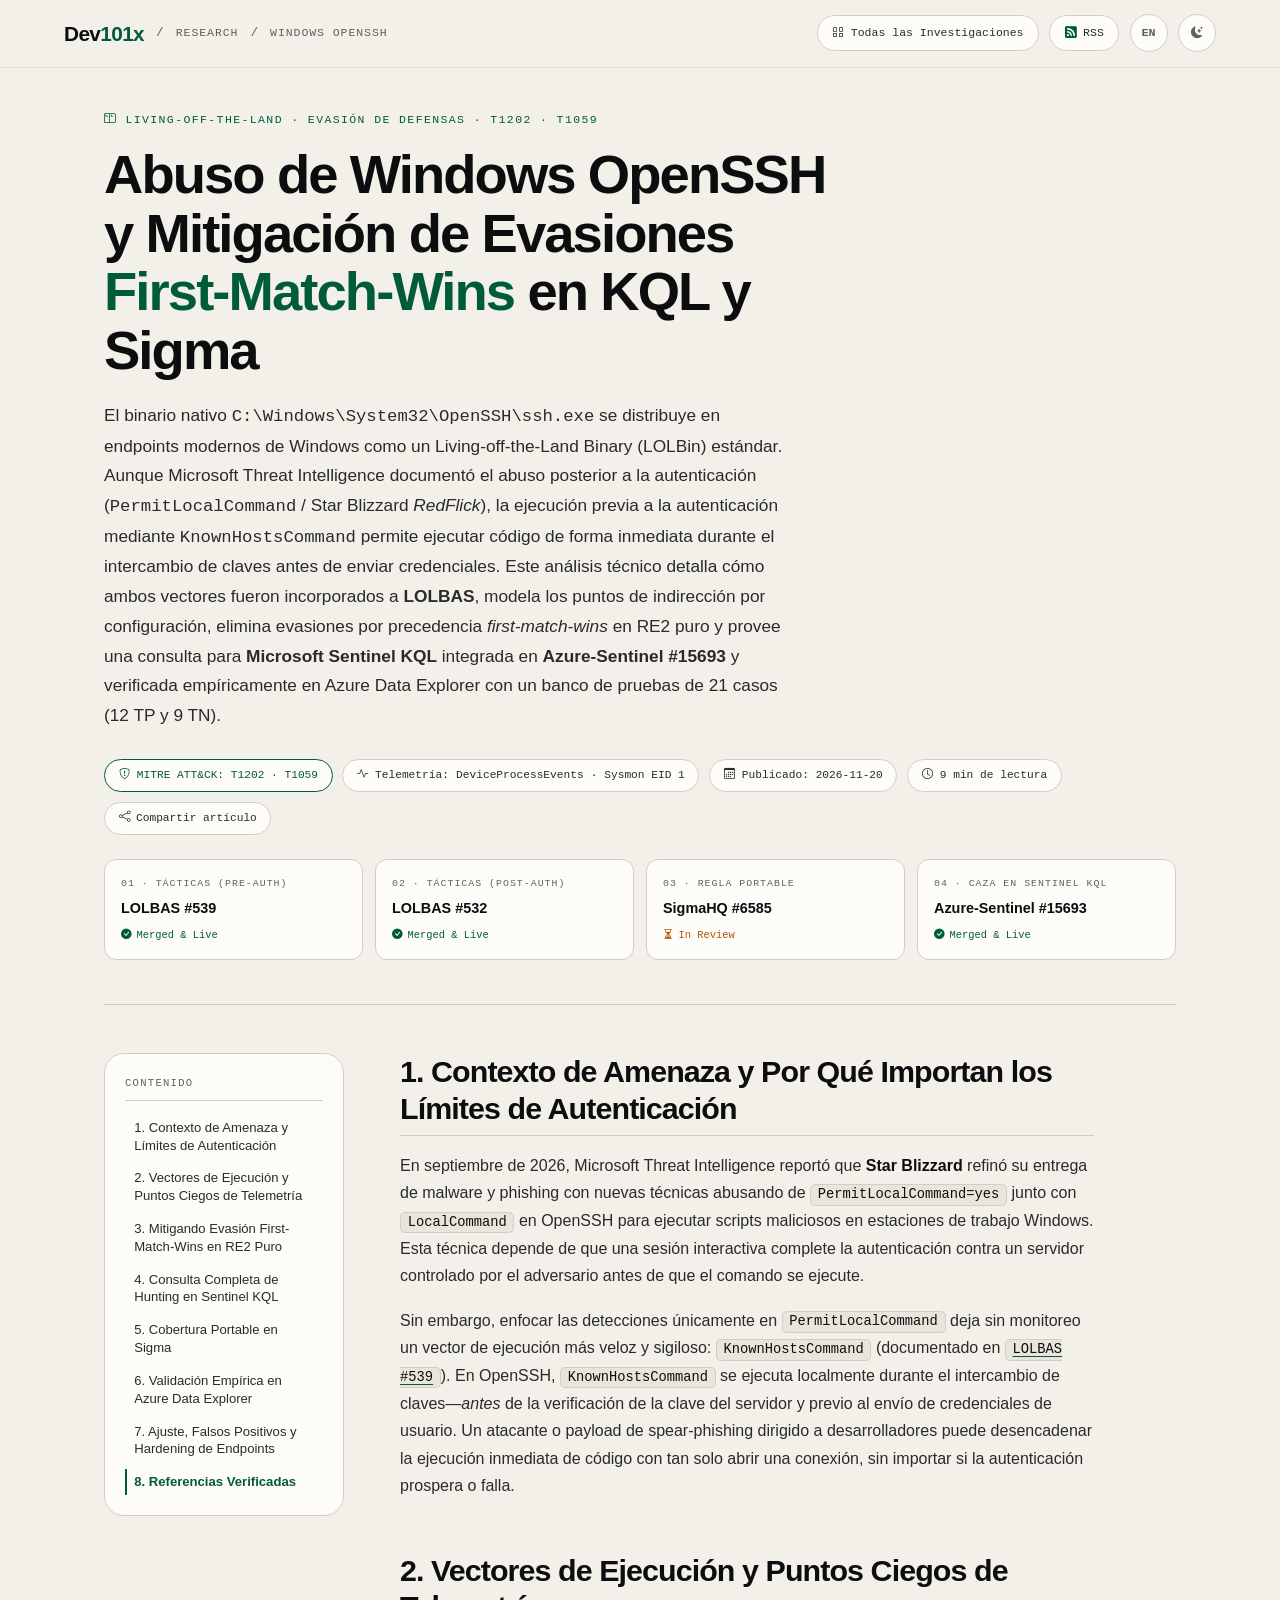
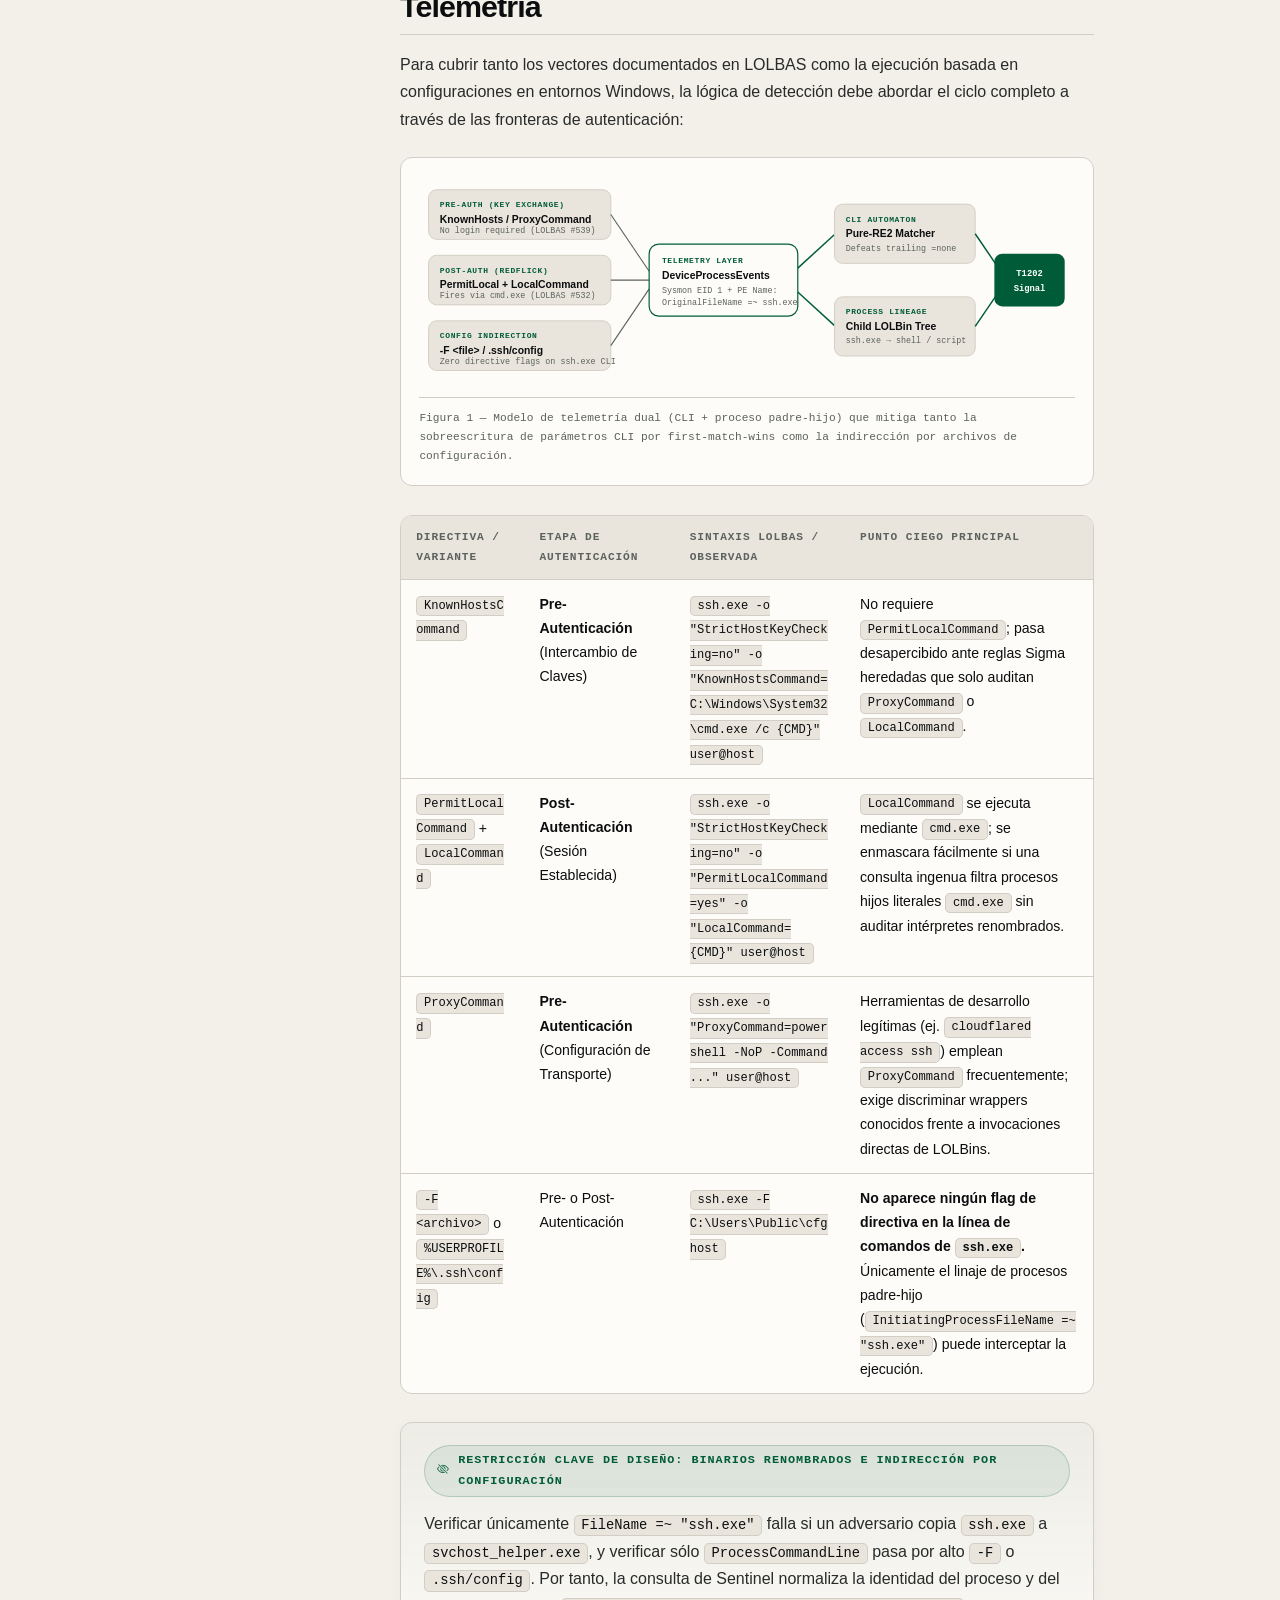
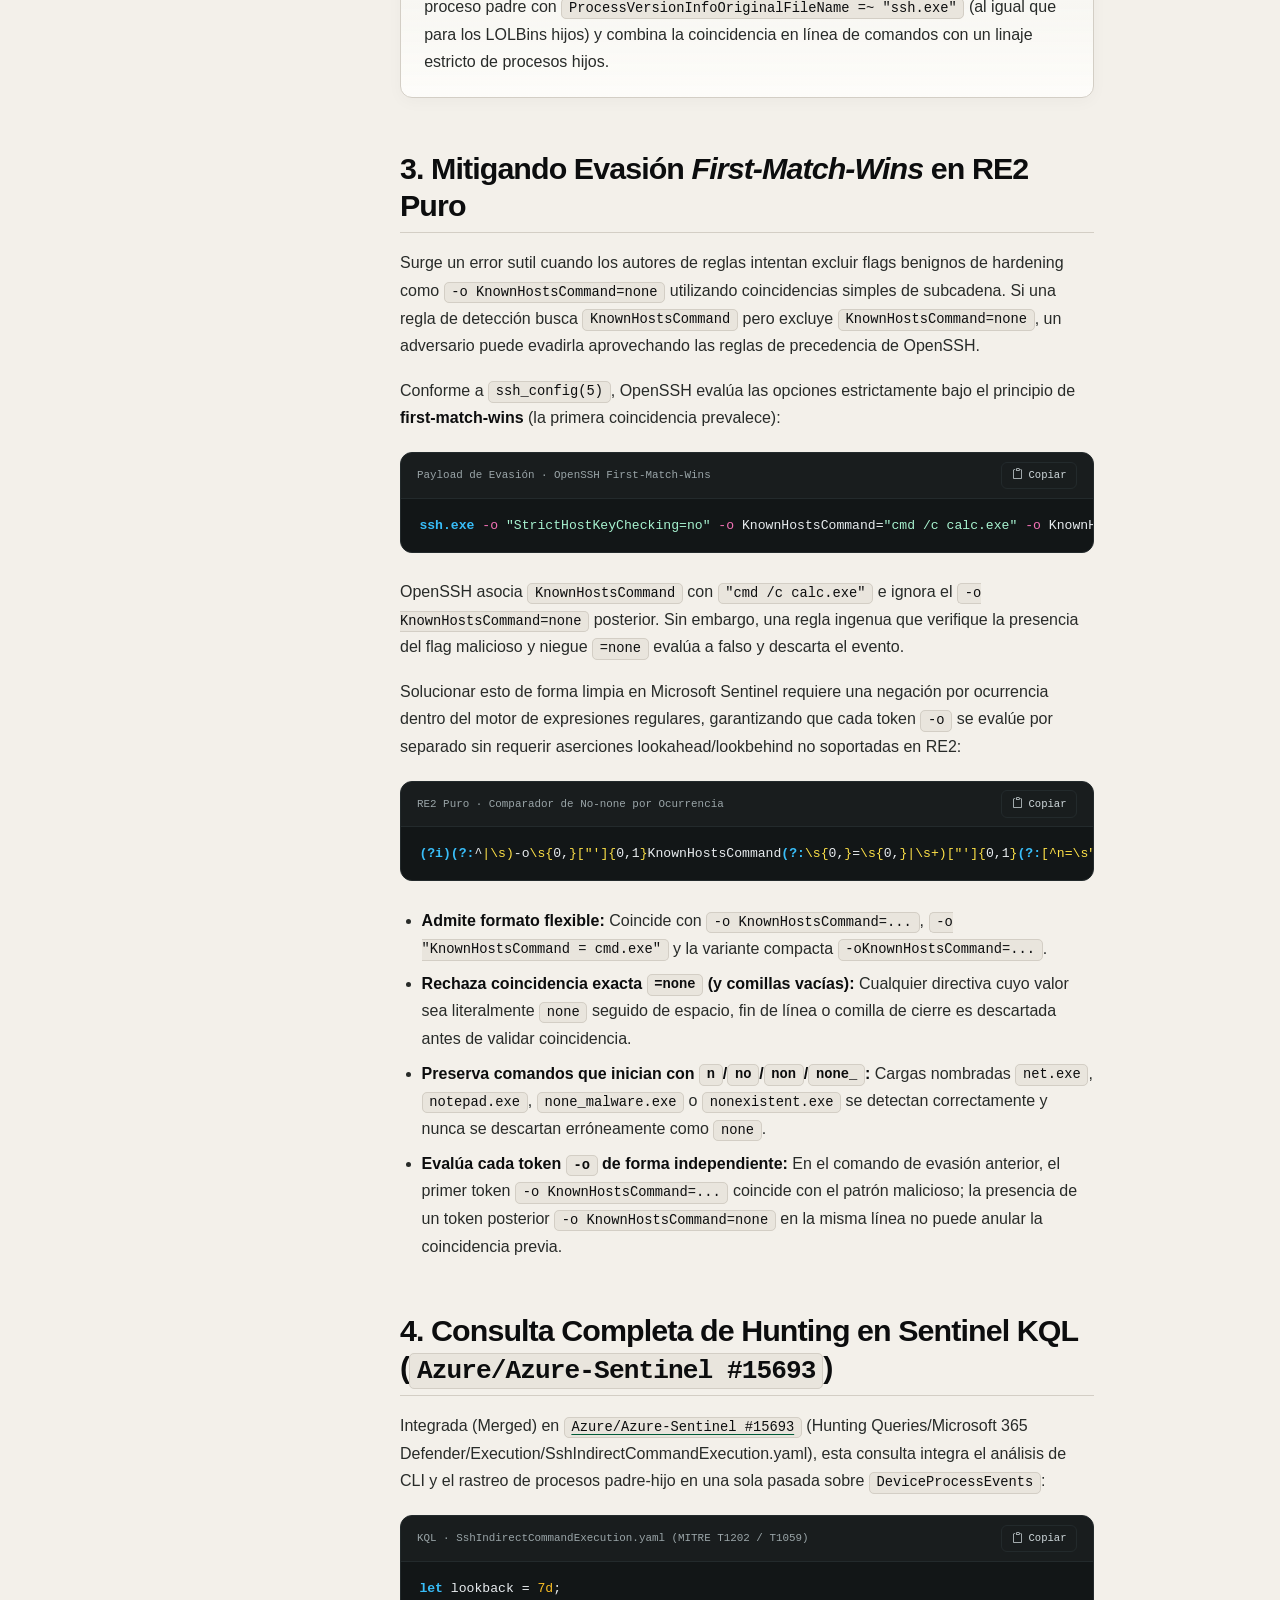
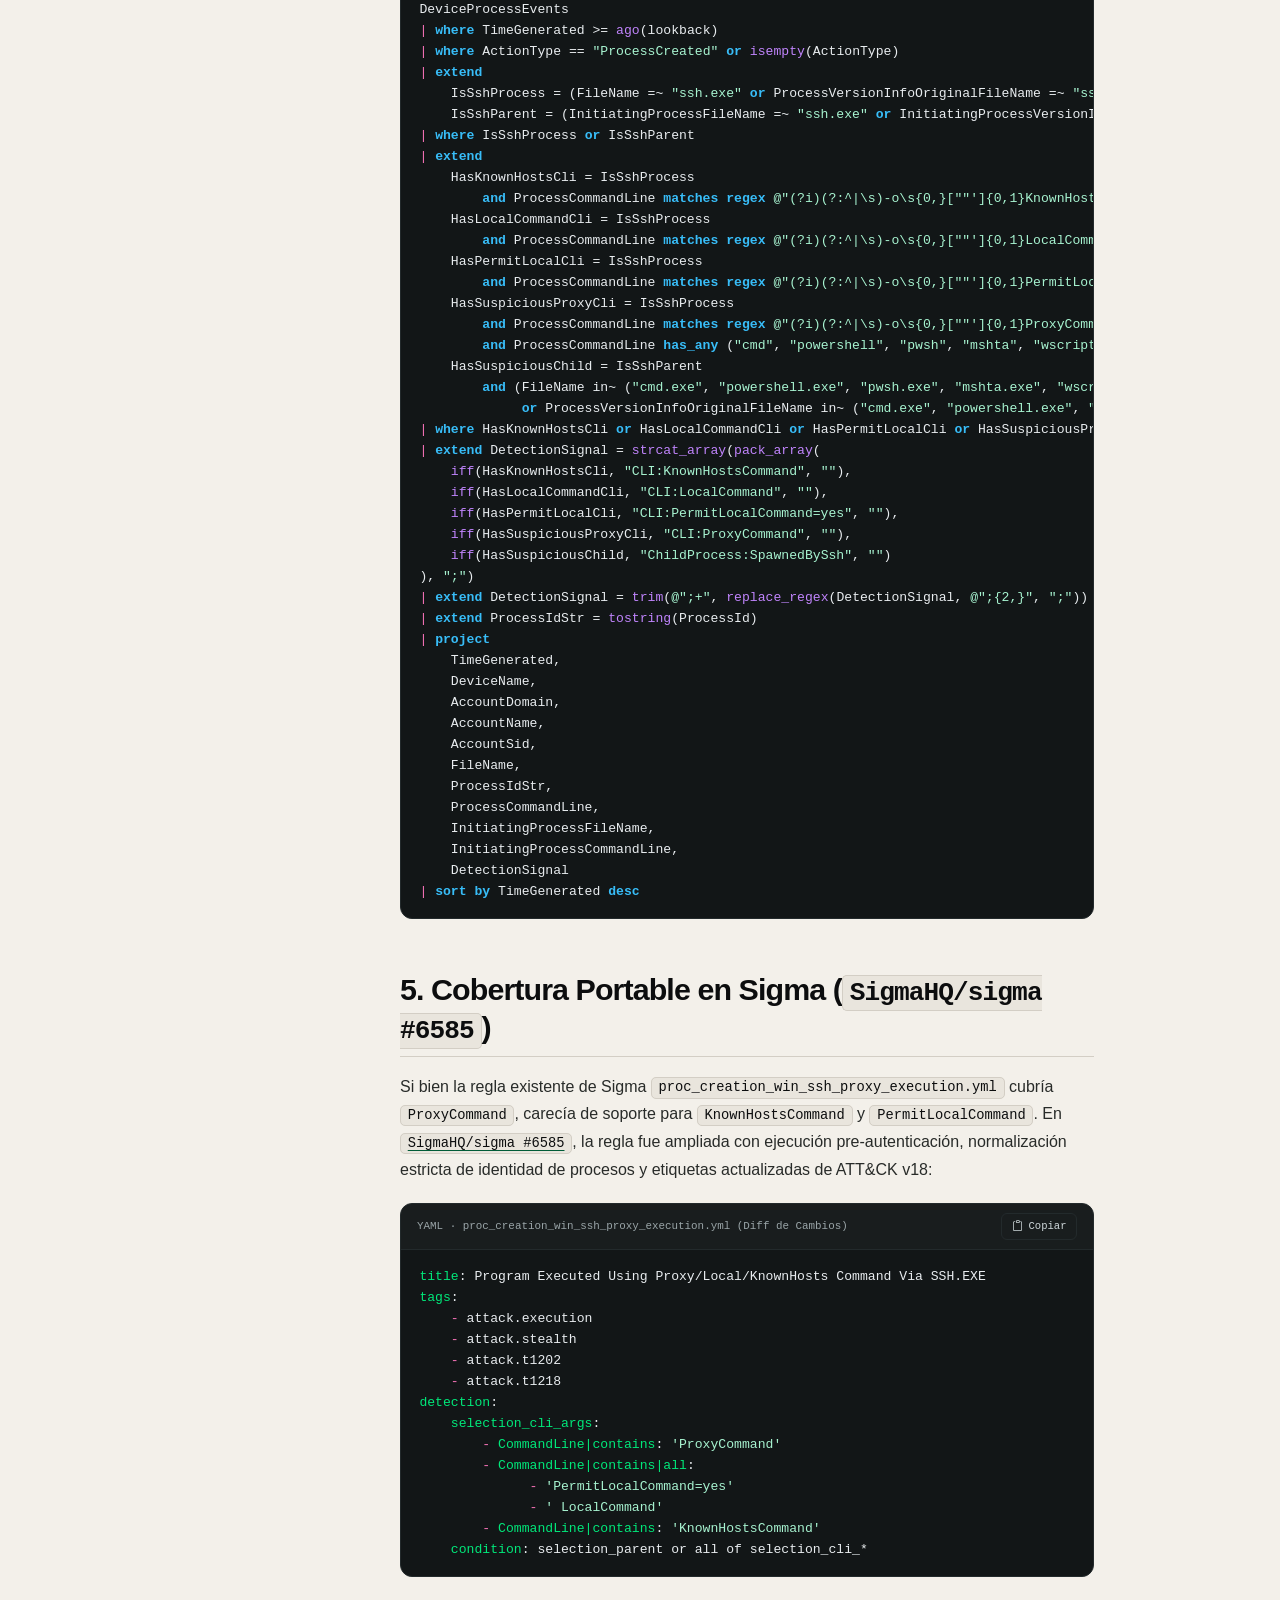
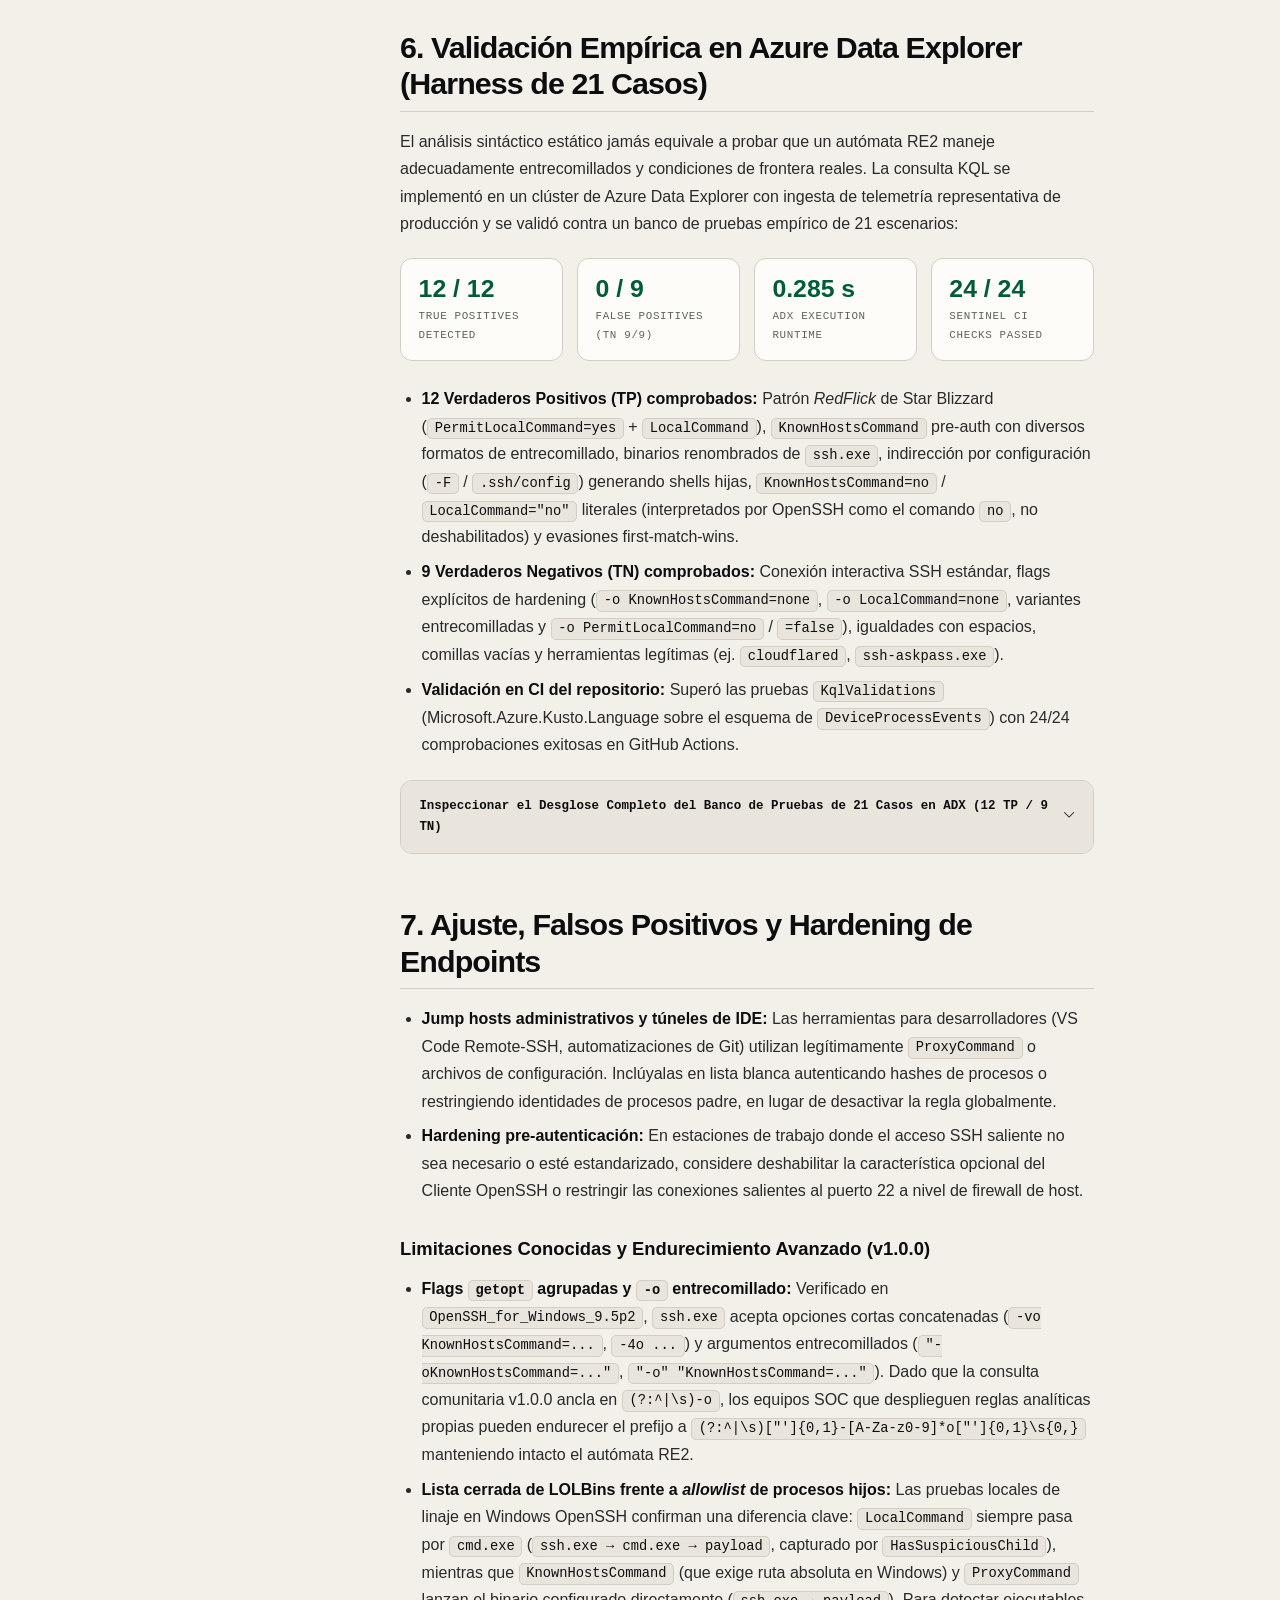
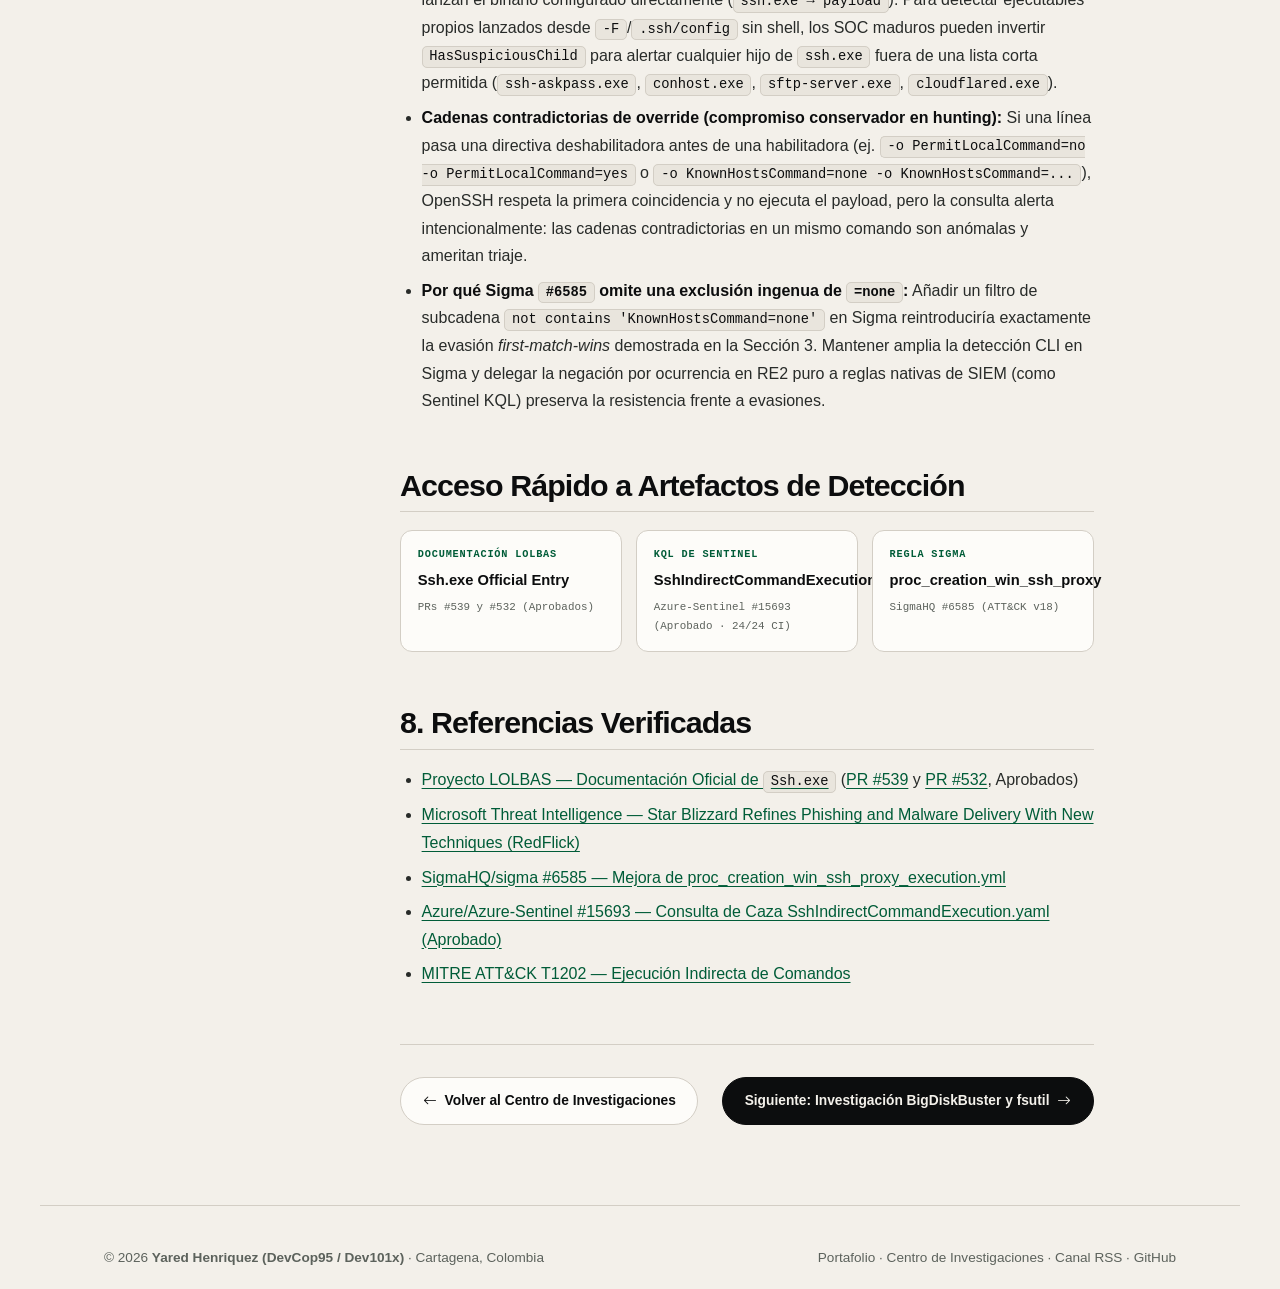
<file: research/windows-openssh-indirect-execution/index.html>
<!DOCTYPE html>

<html data-theme="light" lang="en">
<head>
<meta charset="utf-8"/>
<meta content="width=device-width, initial-scale=1.0" name="viewport"/>
<title>Abusing Windows OpenSSH &amp; Closing First-Match-Wins Bypasses in KQL &amp; Sigma | Dev101x Research</title>
<meta content="Technical deep dive into Windows OpenSSH (ssh.exe) indirect command execution via KnownHostsCommand, PermitLocalCommand, and ProxyCommand, closing OpenSSH first-match-wins evasion in pure RE2 for Microsoft Sentinel and Sigma." name="description"/>
<meta content="Yared Henriquez (DevCop95)" name="author"/>
<meta content="strict-origin-when-cross-origin" name="referrer"/>
<meta content="default-src 'self'; script-src 'self'; style-src 'self' 'unsafe-inline' https://fonts.googleapis.com https://cdn.jsdelivr.net; font-src 'self' https://fonts.gstatic.com https://cdn.jsdelivr.net; img-src 'self' data:; connect-src 'self'; object-src 'none'; base-uri 'self'; form-action 'self'" http-equiv="Content-Security-Policy"/>
<link href="https://dev101x.online/research/windows-openssh-indirect-execution/" rel="canonical"/>
<link href="https://dev101x.online/research/feed.xml" rel="alternate" title="Dev101x Security Research RSS" type="application/rss+xml"/>
<meta content="article" property="og:type"/>
<meta content="https://dev101x.online/research/windows-openssh-indirect-execution/" property="og:url"/>
<meta content="Abusing Windows OpenSSH &amp; Closing First-Match-Wins Bypasses in KQL &amp; Sigma" property="og:title"/>
<meta content="Pre-auth KnownHostsCommand vs. post-auth PermitLocalCommand, -F/.ssh/config child lineage, pure RE2 negation automata, and 21-case ADX validation (12/12 TP, 0/9 FP)." property="og:description"/>
<meta content="https://dev101x.online/assets/img/og-research-openssh.png" property="og:image"/>
<meta content="1200" property="og:image:width"/>
<meta content="630" property="og:image:height"/>
<meta content="image/png" property="og:image:type"/>
<meta content="Dev101x · Security Research" property="og:site_name"/>
<meta content="summary_large_image" name="twitter:card"/>
<meta content="https://dev101x.online/research/windows-openssh-indirect-execution/" name="twitter:url"/>
<meta content="Abusing Windows OpenSSH &amp; Closing First-Match-Wins Bypasses in KQL &amp; Sigma" name="twitter:title"/>
<meta content="Pre-auth KnownHostsCommand vs. post-auth PermitLocalCommand, -F/.ssh/config child lineage, pure RE2 negation automata, and 21-case ADX validation (12/12 TP, 0/9 FP)." name="twitter:description"/>
<meta content="https://dev101x.online/assets/img/og-research-openssh.png" name="twitter:image"/>
<meta content="@Devcop101" name="twitter:site"/>
<meta content="@Devcop101" name="twitter:creator"/>
<script type="application/ld+json">
  {
    "@context": "https://schema.org",
    "@graph": [
      {
        "@type": "TechArticle",
        "headline": "Abusing Windows OpenSSH (KnownHostsCommand & PermitLocalCommand) and Closing First-Match-Wins Detection Bypasses in KQL & Sigma",
        "url": "https://dev101x.online/research/windows-openssh-indirect-execution/",
        "mainEntityOfPage": "https://dev101x.online/research/windows-openssh-indirect-execution/",
        "image": "https://dev101x.online/assets/img/og-research-openssh.png",
        "datePublished": "2026-11-20",
        "dateModified": "2026-11-27",
        "author": {
          "@type": "Person",
          "name": "Yared Henriquez",
          "alternateName": ["DevCop95", "Dev101x"],
          "url": "https://dev101x.online/"
        },
        "publisher": {
          "@type": "Person",
          "name": "Yared Henriquez",
          "url": "https://dev101x.online/"
        },
        "about": [
          "MITRE ATT&CK T1202",
          "MITRE ATT&CK T1059",
          "Windows OpenSSH",
          "Microsoft Sentinel KQL",
          "Sigma Detection Rules"
        ]
      },
      {
        "@type": "BreadcrumbList",
        "itemListElement": [
          {
            "@type": "ListItem",
            "position": 1,
            "name": "Home",
            "item": "https://dev101x.online/"
          },
          {
            "@type": "ListItem",
            "position": 2,
            "name": "Research",
            "item": "https://dev101x.online/research/"
          },
          {
            "@type": "ListItem",
            "position": 3,
            "name": "Windows OpenSSH Indirect Execution",
            "item": "https://dev101x.online/research/windows-openssh-indirect-execution/"
          }
        ]
      }
    ]
  }
  </script>
<link href="../../assets/img/favicon.png" rel="icon"/>
<link href="https://fonts.googleapis.com" rel="preconnect"/>
<link crossorigin="" href="https://fonts.gstatic.com" rel="preconnect"/>
<link href="https://fonts.googleapis.com/css2?family=Bricolage+Grotesque:wght@400;500;600;700;800&amp;family=DM+Mono:wght@400;500&amp;display=swap" rel="stylesheet"/>
<link crossorigin="anonymous" href="https://cdn.jsdelivr.net/npm/bootstrap-icons@1.11.3/font/bootstrap-icons.min.css" integrity="sha384-XGjxtQfXaH2tnPFa9x+ruJTuLE3Aa6LhHSWRr1XeTyhezb4abCG4ccI5AkVDxqC+" rel="stylesheet"/>
<script src="../../assets/js/theme-init.js"></script>
<link href="../research.css?v=3" rel="stylesheet"/>
</head>
<body>
<div aria-hidden="true" id="scroll-progress"></div>
<a class="skip-link" href="#main-content">Skip to main content</a>
<nav aria-label="Article navigation" class="rnav">
<div class="rnav-brand">
<a class="nlogo" href="../../">Dev<em>101x</em></a>
<span class="rnav-sep">/</span>
<a class="rnav-crumb" href="../">Research</a>
<span class="rnav-sep">/</span>
<span class="rnav-crumb" data-i18n="ssh-crumb-title">Windows OpenSSH</span>
</div>
<div class="rnav-actions">
<a class="rnav-link" data-i18n="nav-all-research" href="../"><i aria-hidden="true" class="bi bi-grid"></i> All Research</a>
<a class="rnav-link rss" href="../feed.xml" type="application/rss+xml"><i aria-hidden="true" class="bi bi-rss-fill"></i> RSS</a>
<button aria-label="Cambiar idioma" class="lang-toggle" id="langToggle" type="button">EN</button>
<button aria-label="Toggle color theme" class="theme-toggle" id="themeToggle" type="button">
<i aria-hidden="true" class="bi bi-moon-stars-fill"></i>
</button>
</div>
</nav>
<main class="rshell" data-telemetry-src="../../assets/data/telemetry.json" id="main-content">
<header class="rhero">
<div class="rkicker" data-i18n="ssh-art-kicker"><i aria-hidden="true" class="bi bi-terminal-split"></i> Deep Dive 01 · Detection Engineering</div>
<h1 class="rtitle" data-i18n="ssh-art-title">Abusing Windows OpenSSH and Closing <em>First-Match-Wins</em> Bypasses in KQL &amp; Sigma</h1>
<p class="rlead" data-i18n="ssh-lead">
        Native <code>C:\Windows\System32\OpenSSH\ssh.exe</code> ships on modern Windows endpoints as a Microsoft-signed binary capable of executing arbitrary local payloads before user authentication completes (<code>KnownHostsCommand</code>) or immediately after session establishment (<code>PermitLocalCommand</code>). This write-up documents the complete <strong>LOLBAS → Sigma → Microsoft Sentinel KQL</strong> engineering cycle, including a pure-RE2 automaton that defeats OpenSSH's <em>first-match-wins</em> option override trick.
      </p>
<div class="rmeta-row">
<span class="rmeta-pill accent" data-i18n="ssh-meta-mitre"><i aria-hidden="true" class="bi bi-shield-exclamation"></i> MITRE ATT&amp;CK: T1202 · T1059</span>
<span class="rmeta-pill" data-i18n="ssh-meta-telemetry"><i aria-hidden="true" class="bi bi-activity"></i> Telemetry: <code>DeviceProcessEvents</code> · Sysmon EID 1</span>
<span class="rmeta-pill" data-i18n="ssh-meta-date"><i aria-hidden="true" class="bi bi-calendar3"></i> Published: 2026-11-20</span>
<span class="rmeta-pill" data-i18n="ssh-meta-read"><i aria-hidden="true" class="bi bi-clock"></i> 9 min read</span>
<button class="share-btn" id="shareArticleBtn" type="button"><i aria-hidden="true" class="bi bi-share"></i> <span data-i18n="btn-share-article">Copy link</span></button>
</div>
<div aria-label="Offense-to-Defense Upstream Chain" class="pipeline-strip">
<a class="pipe-node" data-pr="LOLBAS-Project/LOLBAS#539" href="https://github.com/LOLBAS-Project/LOLBAS/pull/539" rel="noopener" target="_blank">
<span class="pipe-stage" data-i18n="pipe-ssh-s1-stage">01 · Tradecraft (Pre-Auth)</span>
<span class="pipe-title" data-i18n="pipe-ssh-s1-title">LOLBAS #539</span>
<span class="pipe-status status-merged" data-i18n="pipe-status-merged-live"><i aria-hidden="true" class="bi bi-check-circle-fill"></i> Merged &amp; Live</span>
</a>
<a class="pipe-node" data-pr="LOLBAS-Project/LOLBAS#532" href="https://github.com/LOLBAS-Project/LOLBAS/pull/532" rel="noopener" target="_blank">
<span class="pipe-stage" data-i18n="pipe-ssh-s2-stage">02 · Tradecraft (Post-Auth)</span>
<span class="pipe-title" data-i18n="pipe-ssh-s2-title">LOLBAS #532</span>
<span class="pipe-status status-merged" data-i18n="pipe-status-merged-live"><i aria-hidden="true" class="bi bi-check-circle-fill"></i> Merged &amp; Live</span>
</a>
<a class="pipe-node" data-pr="SigmaHQ/sigma#6585" href="https://github.com/SigmaHQ/sigma/pull/6585" rel="noopener" target="_blank">
<span class="pipe-stage" data-i18n="pipe-ssh-s3-stage">03 · Portable Rule</span>
<span class="pipe-title" data-i18n="pipe-ssh-s3-title">SigmaHQ #6585</span>
<span class="pipe-status status-review" data-i18n="pipe-ssh-s3-status"><i aria-hidden="true" class="bi bi-hourglass-split"></i> In Review</span>
</a>
<a class="pipe-node" data-pr="Azure/Azure-Sentinel#15693" href="https://github.com/Azure/Azure-Sentinel/pull/15693" rel="noopener" target="_blank">
<span class="pipe-stage" data-i18n="pipe-ssh-s4-stage">04 · Sentinel KQL Hunt</span>
<span class="pipe-title" data-i18n="pipe-ssh-s4-title">Azure-Sentinel #15693</span>
<span class="pipe-status status-merged" data-i18n="pipe-status-merged-live"><i aria-hidden="true" class="bi bi-check-circle-fill"></i> Merged &amp; Live</span>
</a>
</div>
</header>
<div class="article-layout">
<aside aria-label="Table of contents" class="toc-aside">
<details class="toc-details" open="">
<summary class="toc-label"><span data-i18n="ssh-toc-title">Contents</span> <i aria-hidden="true" class="bi bi-chevron-down toc-chevron"></i></summary>
<ul class="toc-list">
<li><a data-i18n="ssh-toc-1" href="#threat-context">1. Threat Context &amp; Auth Boundary</a></li>
<li><a data-i18n="ssh-toc-2" href="#execution-vectors">2. Vectors &amp; CLI Blind Spots</a></li>
<li><a data-i18n="ssh-toc-3" href="#first-match-wins">3. Closing First-Match-Wins in RE2</a></li>
<li><a data-i18n="ssh-toc-4" href="#kql-detection">4. Sentinel KQL Hunting Query</a></li>
<li><a data-i18n="ssh-toc-5" href="#sigma-rule">5. Portable Sigma Coverage</a></li>
<li><a data-i18n="ssh-toc-6" href="#adx-validation">6. Empirical ADX Validation</a></li>
<li><a data-i18n="ssh-toc-7" href="#tuning">7. Tuning &amp; Hardening</a></li>
<li><a data-i18n="ssh-toc-8" href="#references">8. Verified References</a></li>
</ul>
</details>
</aside>
<article class="prose">
<section id="threat-context">
<h2 data-i18n="ssh-s1-title">1. Threat Context &amp; Why Auth Boundaries Matter</h2>
<p data-i18n="ssh-s1-p1">
            In September 2026, Microsoft Threat Intelligence reported that <strong>Star Blizzard</strong> refined its malware delivery with the <em>RedFlick</em> technique, abusing native Windows OpenSSH (<code>C:\Windows\System32\OpenSSH\ssh.exe</code>) with <code>PermitLocalCommand=yes</code> and <code>LocalCommand</code> to spawn secondary payloads through a trusted, OS-bundled binary (<a href="https://github.com/LOLBAS-Project/LOLBAS/issues/526" rel="noopener" target="_blank">LOLBAS #526</a> / <a href="https://github.com/LOLBAS-Project/LOLBAS/pull/532" rel="noopener" target="_blank">PR #532</a>).
          </p>
<p data-i18n="ssh-s1-p2">
            However, focusing detections solely on <code>PermitLocalCommand</code> leaves a faster, less-noisy execution path unmonitored: <strong><code>KnownHostsCommand</code></strong> (<a href="https://github.com/LOLBAS-Project/LOLBAS/pull/539" rel="noopener" target="_blank">LOLBAS PR #539</a>). Whereas <code>LocalCommand</code> fires only <em>after</em> SSH authentication succeeds, OpenSSH invokes <code>KnownHostsCommand</code> during key exchange <strong>before authentication completes</strong> and without requiring <code>PermitLocalCommand=yes</code>. An operator can point <code>ssh.exe</code> at any reachable SSH banner (such as <!--email_off--><code>win&#64;github.com</code><!--/email_off--> or an attacker-controlled server), trigger local payload execution during key verification, and never complete a login.
          </p>
</section>
<section id="execution-vectors">
<h2 data-i18n="ssh-s2-title">2. Execution Vectors &amp; Telemetry Blind Spots</h2>
<p data-i18n="ssh-s2-p1">
            To cover both LOLBAS-documented vectors and config-based execution in Windows environments, detections must account for four distinct invocation patterns:
          </p>
<figure class="rdiagram">
<svg aria-labelledby="openssh-diag-title openssh-diag-desc" role="img" viewbox="0 0 820 260">
<title id="openssh-diag-title">Windows OpenSSH Detection Architecture</title>
<desc id="openssh-diag-desc">Three OpenSSH execution paths flowing through DeviceProcessEvents into Pure-RE2 CLI detection and child-process lineage before emitting a unified DetectionSignal.</desc>
<defs>
<marker id="arrow-ssh" markerheight="6" markerwidth="6" orient="auto-start-reverse" refx="8" refy="5" viewbox="0 0 10 10">
<path d="M 0 1 L 10 5 L 0 9 z" fill="currentColor"></path>
</marker>
</defs>
<!-- Left: 3 Execution Paths -->
<rect class="rdiag-box" height="62" rx="10" width="228" x="12" y="16"></rect>
<text class="rdiag-kicker" x="26" y="38">Pre-Auth (Key Exchange)</text>
<text class="rdiag-title" x="26" y="57">KnownHosts / ProxyCommand</text>
<text class="rdiag-sub" x="26" y="70">No login required (LOLBAS #539)</text>
<rect class="rdiag-box" height="62" rx="10" width="228" x="12" y="98"></rect>
<text class="rdiag-kicker" x="26" y="120">Post-Auth (RedFlick)</text>
<text class="rdiag-title" x="26" y="139">PermitLocal + LocalCommand</text>
<text class="rdiag-sub" x="26" y="152">Fires via cmd.exe (LOLBAS #532)</text>
<rect class="rdiag-box" height="62" rx="10" width="228" x="12" y="180"></rect>
<text class="rdiag-kicker" x="26" y="202">Config Indirection</text>
<text class="rdiag-title" x="26" y="221">-F &lt;file&gt; / .ssh/config</text>
<text class="rdiag-sub" x="26" y="234">Zero directive flags on ssh.exe CLI</text>
<!-- Connector lines Left -> Telemetry -->
<path class="rdiag-line" d="M 240 47 L 288 118"></path>
<path class="rdiag-line" d="M 240 129 L 288 129"></path>
<path class="rdiag-line" d="M 240 211 L 288 140"></path>
<!-- Center: Telemetry & Identity Normalization -->
<rect class="rdiag-box-accent" height="90" rx="12" width="186" x="288" y="84"></rect>
<text class="rdiag-kicker" x="304" y="108">Telemetry Layer</text>
<text class="rdiag-title" x="304" y="128">DeviceProcessEvents</text>
<text class="rdiag-sub" x="304" y="145">Sysmon EID 1 + PE Name:</text>
<text class="rdiag-sub" x="304" y="160">OriginalFileName =~ ssh.exe</text>
<!-- Telemetry -> Dual Analyzers -->
<path class="rdiag-line-accent" d="M 474 114 L 520 72"></path>
<path class="rdiag-line-accent" d="M 474 144 L 520 186"></path>
<!-- Right-Mid: Dual Detection Engines -->
<rect class="rdiag-box" height="74" rx="10" width="176" x="520" y="34"></rect>
<text class="rdiag-kicker" x="534" y="56">CLI Automaton</text>
<text class="rdiag-title" x="534" y="75">Pure-RE2 Matcher</text>
<text class="rdiag-sub" x="534" y="92">Defeats trailing =none</text>
<rect class="rdiag-box" height="74" rx="10" width="176" x="520" y="150"></rect>
<text class="rdiag-kicker" x="534" y="172">Process Lineage</text>
<text class="rdiag-title" x="534" y="191">Child LOLBin Tree</text>
<text class="rdiag-sub" x="534" y="208">ssh.exe → shell / script</text>
<!-- Analyzers -> Output -->
<path class="rdiag-line-accent" d="M 696 71 L 728 118"></path>
<path class="rdiag-line-accent" d="M 696 187 L 728 140"></path>
<!-- Far Right: Normalized Output Pill -->
<rect class="rdiag-pill" height="66" rx="10" width="88" x="720" y="96"></rect>
<text class="rdiag-on-accent" text-anchor="middle" x="764" y="124">T1202</text>
<text class="rdiag-on-accent" text-anchor="middle" x="764" y="143">Signal</text>
</svg>
<figcaption data-i18n="ssh-s2-fig1">Figure 1 — Dual CLI + parent-child telemetry model closing both first-match-wins CLI overrides and hidden <code>-F</code> / <code>.ssh/config</code> invocations.</figcaption>
</figure>
<div class="table-wrap">
<table class="rtable">
<thead>
<tr>
<th data-i18n="ssh-t1-th-dir">Directive / Variant</th>
<th data-i18n="ssh-t1-th-stage">Auth Stage</th>
<th data-i18n="ssh-t1-th-syntax">LOLBAS / Observed Syntax</th>
<th data-i18n="ssh-t1-th-blind">Primary Blind Spot</th>
</tr>
</thead>
<tbody>
<tr>
<td data-i18n="ssh-t1-r1-c1"><code>KnownHostsCommand</code></td>
<td data-i18n="ssh-t1-r1-c2"><strong>Pre-Auth</strong> (Key Exchange)</td>
<td><code>ssh.exe -o "StrictHostKeyChecking=no" -o "KnownHostsCommand=C:\Windows\System32\cmd.exe /c {CMD}" user@host</code></td>
<td data-i18n="ssh-t1-r1-c4">Does not require <code>PermitLocalCommand</code>; missed by legacy Sigma rules checking only <code>ProxyCommand</code>/<code>LocalCommand</code>.</td>
</tr>
<tr>
<td data-i18n="ssh-t1-r2-c1"><code>PermitLocalCommand</code> + <code>LocalCommand</code></td>
<td data-i18n="ssh-t1-r2-c2"><strong>Post-Auth</strong> (Session Established)</td>
<td><code>ssh.exe -o "StrictHostKeyChecking=no" -o "PermitLocalCommand=yes" -o "LocalCommand={CMD}" user@host</code></td>
<td data-i18n="ssh-t1-r2-c4"><code>LocalCommand</code> executes via <code>cmd.exe</code>; easily masked if a naive query filters out strings containing <code>=none</code> or <code>=no</code> anywhere on the line.</td>
</tr>
<tr>
<td data-i18n="ssh-t1-r3-c1"><code>ProxyCommand</code></td>
<td data-i18n="ssh-t1-r3-c2"><strong>Pre-Auth</strong> (Transport Setup)</td>
<td><code>ssh.exe -o "ProxyCommand=powershell -NoP -Command ..." user@host</code></td>
<td data-i18n="ssh-t1-r3-c4">Legitimate dev tools (e.g., <code>cloudflared access ssh</code>) use <code>ProxyCommand</code> heavily; requires LOLBin/shell scoping.</td>
</tr>
<tr>
<td data-i18n="ssh-t1-r4-c1"><code>-F &lt;file&gt;</code> or <code>%USERPROFILE%\.ssh\config</code></td>
<td data-i18n="ssh-t1-r4-c2">Pre- or Post-Auth</td>
<td><code>ssh.exe -F C:\Users\Public\cfg host</code></td>
<td data-i18n="ssh-t1-r4-c4"><strong>Zero directive flags appear on the <code>ssh.exe</code> command line.</strong> Only parent-child process lineage (<code>ssh.exe → cmd.exe / powershell.exe / mshta.exe ...</code>) catches it.</td>
</tr>
</tbody>
</table>
</div>
<div class="callout">
<div class="callout-title" data-i18n="callout-ssh-title"><i aria-hidden="true" class="bi bi-eye-slash"></i> Key Design Constraint: Renamed Binaries &amp; Config Indirection</div>
<p data-i18n="callout-ssh-body">
              Checking only <code>FileName =~ "ssh.exe"</code> breaks if an adversary copies <code>ssh.exe</code> to <code>svchost_helper.exe</code>, and checking only <code>ProcessCommandLine</code> misses <code>-F</code> or <code>.ssh/config</code>. Therefore, the Sentinel query normalizes both process and parent identity with <code>ProcessVersionInfoOriginalFileName =~ "ssh.exe"</code> (and the same for child LOLBins) and pairs CLI matching with unexpected child-process detection.
            </p>
</div>
</section>
<section id="first-match-wins">
<h2 data-i18n="ssh-s3-title">3. Closing OpenSSH <em>First-Match-Wins</em> Evasion in Pure RE2</h2>
<p data-i18n="ssh-s3-p1">
            A subtle bug appears when rule authors try to exclude benign hardening flags like <code>-o KnownHostsCommand=none</code> or <code>-o PermitLocalCommand=no</code> using a naive global clause such as <code>and not (ProcessCommandLine has "=none")</code>.
          </p>
<p data-i18n="ssh-s3-p2">
            Per <code>ssh_config(5)</code>, OpenSSH evaluates options strictly on a <strong>first-match-wins</strong> basis:
          </p>
<div class="code-block" data-lang="bash">
<div class="code-head">
<span data-i18n="code-cap-evasion">Evasion Payload · OpenSSH First-Match-Wins</span>
<button class="copy-btn" type="button"><i aria-hidden="true" class="bi bi-clipboard"></i> <span data-i18n="btn-copy">Copy</span></button>
</div>
<pre><code>ssh.exe -o "StrictHostKeyChecking=no" -o KnownHostsCommand="cmd /c calc.exe" -o KnownHostsCommand=none user@host</code></pre>
</div>
<p data-i18n="ssh-s3-p3">
            OpenSSH binds <code>KnownHostsCommand</code> to <code>"cmd /c calc.exe"</code> and ignores the trailing <code>-o KnownHostsCommand=none</code>, so the payload still runs—yet any detection using a global exclusion like <code>not ProcessCommandLine contains "KnownHostsCommand=none"</code> silently drops the alert.
          </p>
<p data-i18n="ssh-s3-p4">
            Fixing this cleanly in Microsoft Sentinel requires per-occurrence negation inside the regex itself. The catch is that Kusto's RE2 engine <strong>does not support negative lookaheads</strong> like <code>(?!none)</code>. Instead, we compile the negation into a deterministic pure-RE2 character-prefix automaton:
          </p>
<div class="code-block" data-lang="regex">
<div class="code-head">
<span data-i18n="code-cap-pure-re2">Pure RE2 · Per-Occurrence Non-<code>none</code> Matcher</span>
<button class="copy-btn" type="button"><i aria-hidden="true" class="bi bi-clipboard"></i> <span data-i18n="btn-copy">Copy</span></button>
</div>
<pre><code>(?i)(?:^|\s)-o\s{0,}["']{0,1}KnownHostsCommand(?:\s{0,}=\s{0,}|\s+)["']{0,1}(?:[^n=\s"']|n(?:[^o\s"']|["'\s]|$)|no(?:[^n\s"']|["'\s]|$)|non(?:[^e\s"']|["'\s]|$)|none[^\s"'])</code></pre>
</div>
<ul>
<li data-i18n="ssh-s3-b1"><strong>Handles compact &amp; spaced forms:</strong> <code>-oKnownHostsCommand=...</code>, <code>-o "KnownHostsCommand = cmd.exe ..."</code>, and space-separated OpenSSH syntax (<code>-o KnownHostsCommand ...</code>).</li>
<li data-i18n="ssh-s3-b2"><strong>Rejects exact <code>=none</code> (and empty quotes):</strong> Any directive whose value is literally <code>none</code> followed by whitespace, quote, or end-of-string fails every branch of the alternation.</li>
<li data-i18n="ssh-s3-b3"><strong>Preserves commands starting with <code>n</code>/<code>no</code>/<code>non</code>/<code>none</code>:</strong> A payload named <code>net.exe</code>, <code>notepad.exe</code>, <code>nonexistent.bat</code>, or <code>none_evil.exe</code> matches via the <code>n[^o]</code>, <code>no[^n]</code>, <code>non[^e]</code>, or <code>none[^\s"']</code> branches—without false negatives or ReDoS backtracking.</li>
<li data-i18n="ssh-s3-b4"><strong>Evaluates each <code>-o</code> token independently:</strong> In the bypass command above, the first <code>-o KnownHostsCommand="cmd /c calc.exe"</code> matches immediately regardless of how many <code>=none</code> overrides follow it.</li>
</ul>
</section>
<section id="kql-detection">
<h2 data-i18n="ssh-s4-title">4. Full Sentinel KQL Hunting Query (<code>Azure/Azure-Sentinel #15693</code>)</h2>
<p data-i18n="ssh-s4-p1">
            Merged in <a href="https://github.com/Azure/Azure-Sentinel/pull/15693" rel="noopener" target="_blank"><code>Azure/Azure-Sentinel #15693</code></a> (<code>Hunting Queries/Microsoft 365 Defender/Execution/SshIndirectCommandExecution.yaml</code>), the production query combines all four CLI detectors with child-process lineage and emits a normalized <code>DetectionSignal</code> summary for analyst triage:
          </p>
<div class="code-block" data-lang="kql">
<div class="code-head">
<span data-i18n="code-cap-kql">KQL · SshIndirectCommandExecution.yaml (MITRE T1202 / T1059)</span>
<button class="copy-btn" type="button"><i aria-hidden="true" class="bi bi-clipboard"></i> <span data-i18n="btn-copy">Copy</span></button>
</div>
<pre><code>let lookback = 7d;
DeviceProcessEvents
| where TimeGenerated &gt;= ago(lookback)
| where ActionType == "ProcessCreated" or isempty(ActionType)
| extend
    IsSshProcess = (FileName =~ "ssh.exe" or ProcessVersionInfoOriginalFileName =~ "ssh.exe"),
    IsSshParent = (InitiatingProcessFileName =~ "ssh.exe" or InitiatingProcessVersionInfoOriginalFileName =~ "ssh.exe")
| where IsSshProcess or IsSshParent
| extend
    HasKnownHostsCli = IsSshProcess
        and ProcessCommandLine matches regex @"(?i)(?:^|\s)-o\s{0,}[""']{0,1}KnownHostsCommand(?:\s{0,}=\s{0,}|\s+)[""']{0,1}(?:[^n=\s""']|n(?:[^o\s""']|[""'\s]|$)|no(?:[^n\s""']|[""'\s]|$)|non(?:[^e\s""']|[""'\s]|$)|none[^\s""'])",
    HasLocalCommandCli = IsSshProcess
        and ProcessCommandLine matches regex @"(?i)(?:^|\s)-o\s{0,}[""']{0,1}LocalCommand(?:\s{0,}=\s{0,}|\s+)[""']{0,1}(?:[^n=\s""']|n(?:[^o\s""']|[""'\s]|$)|no(?:[^n\s""']|[""'\s]|$)|non(?:[^e\s""']|[""'\s]|$)|none[^\s""'])",
    HasPermitLocalCli = IsSshProcess
        and ProcessCommandLine matches regex @"(?i)(?:^|\s)-o\s{0,}[""']{0,1}PermitLocalCommand(?:\s{0,}=\s{0,}|\s+)[""']{0,1}(?:yes|true)(?:[""'\s]|$)",
    HasSuspiciousProxyCli = IsSshProcess
        and ProcessCommandLine matches regex @"(?i)(?:^|\s)-o\s{0,}[""']{0,1}ProxyCommand(?:\s{0,}=\s{0,}|\s+)[""']{0,1}(?:[^n=\s""']|n(?:[^o\s""']|[""'\s]|$)|no(?:[^n\s""']|[""'\s]|$)|non(?:[^e\s""']|[""'\s]|$)|none[^\s""'])"
        and ProcessCommandLine has_any ("cmd", "powershell", "pwsh", "mshta", "wscript", "cscript", "rundll32", "regsvr32", "msiexec", "certutil", "bitsadmin"),
    HasSuspiciousChild = IsSshParent
        and (FileName in~ ("cmd.exe", "powershell.exe", "pwsh.exe", "mshta.exe", "wscript.exe", "cscript.exe", "rundll32.exe", "regsvr32.exe", "msiexec.exe", "certutil.exe", "bitsadmin.exe", "bash.exe", "wsl.exe")
             or ProcessVersionInfoOriginalFileName in~ ("cmd.exe", "powershell.exe", "pwsh.exe", "mshta.exe", "wscript.exe", "cscript.exe", "rundll32.exe", "regsvr32.exe", "msiexec.exe", "certutil.exe", "bitsadmin.exe", "bash.exe", "wsl.exe"))
| where HasKnownHostsCli or HasLocalCommandCli or HasPermitLocalCli or HasSuspiciousProxyCli or HasSuspiciousChild
| extend DetectionSignal = strcat_array(pack_array(
    iff(HasKnownHostsCli, "CLI:KnownHostsCommand", ""),
    iff(HasLocalCommandCli, "CLI:LocalCommand", ""),
    iff(HasPermitLocalCli, "CLI:PermitLocalCommand=yes", ""),
    iff(HasSuspiciousProxyCli, "CLI:ProxyCommand", ""),
    iff(HasSuspiciousChild, "ChildProcess:SpawnedBySsh", "")
), ";")
| extend DetectionSignal = trim(@";+", replace_regex(DetectionSignal, @";{2,}", ";"))
| extend ProcessIdStr = tostring(ProcessId)
| project
    TimeGenerated,
    DeviceName,
    AccountDomain,
    AccountName,
    AccountSid,
    FileName,
    ProcessIdStr,
    ProcessCommandLine,
    InitiatingProcessFileName,
    InitiatingProcessCommandLine,
    DetectionSignal
| sort by TimeGenerated desc</code></pre>
</div>
</section>
<section id="sigma-rule">
<h2 data-i18n="ssh-s5-title">5. Portable Sigma Coverage (<code>SigmaHQ/sigma #6585</code>)</h2>
<p data-i18n="ssh-s5-p1">
            While the existing Sigma rule <code>proc_creation_win_ssh_proxy_execution.yml</code> covered <code>ProxyCommand</code> and <code>PermitLocalCommand=yes</code>/<code>LocalCommand</code>, it lacked <code>KnownHostsCommand</code> and ATT&amp;CK <code>T1202</code> tagging. <a href="https://github.com/SigmaHQ/sigma/pull/6585" rel="noopener" target="_blank"><code>SigmaHQ/sigma #6585</code></a> enriches the upstream rule while aligning with ATT&amp;CK v18 tag taxonomy (<code>attack.execution</code>, <code>attack.stealth</code>, <code>attack.t1202</code>, <code>attack.t1218</code>), verified locally with <code>sigma check --fail-on-error --fail-on-issues</code> (0 issues):
          </p>
<div class="code-block" data-lang="yaml">
<div class="code-head">
<span data-i18n="code-cap-sigma-ssh">YAML · proc_creation_win_ssh_proxy_execution.yml (Diff Highlight)</span>
<button class="copy-btn" type="button"><i aria-hidden="true" class="bi bi-clipboard"></i> <span data-i18n="btn-copy">Copy</span></button>
</div>
<pre><code>title: Program Executed Using Proxy/Local/KnownHosts Command Via SSH.EXE
tags:
    - attack.execution
    - attack.stealth
    - attack.t1202
    - attack.t1218
detection:
    selection_cli_args:
        - CommandLine|contains: 'ProxyCommand'
        - CommandLine|contains|all:
              - 'PermitLocalCommand=yes'
              - ' LocalCommand'
        - CommandLine|contains: 'KnownHostsCommand'
    condition: selection_parent or all of selection_cli_*</code></pre>
</div>
</section>
<section id="adx-validation">
<h2 data-i18n="ssh-s6-title">6. Empirical Validation in Azure Data Explorer (21-Case Harness)</h2>
<p data-i18n="ssh-s6-p1">
            Static syntax parsing is never proof that an RE2 automaton handles real quoting and boundary edge cases. The Sentinel query was executed live against an Azure Data Explorer cluster (<code>help/Samples</code>) using a self-contained 21-row synthetic <code>DeviceProcessEvents</code> <code>datatable</code> covering adversarial edge cases and realistic benign telemetry:
          </p>
<div class="metric-grid">
<div class="metric-box">
<div class="metric-val">12 / 12</div>
<div class="metric-lbl">True Positives Detected</div>
</div>
<div class="metric-box">
<div class="metric-val">0 / 9</div>
<div class="metric-lbl">False Positives (TN 9/9)</div>
</div>
<div class="metric-box">
<div class="metric-val">0.285 s</div>
<div class="metric-lbl">ADX Execution Runtime</div>
</div>
<div class="metric-box">
<div class="metric-val">24 / 24</div>
<div class="metric-lbl">Sentinel CI Checks Passed</div>
</div>
</div>
<ul>
<li data-i18n="ssh-s6-sum-1"><strong>12 True Positives verified:</strong> Star Blizzard <em>RedFlick</em> pattern (<code>PermitLocalCommand=yes</code> + <code>LocalCommand</code>), pre-auth <code>KnownHostsCommand</code>, compact <code>-oKnownHostsCommand=...</code>, renamed <code>ssh.exe</code> caught via <code>ProcessVersionInfoOriginalFileName</code>, OpenSSH <em>first-match-wins</em> bypass attempts with trailing <code>=none</code> / <code>=no</code> overrides, literal <code>KnownHostsCommand=no</code> / <code>LocalCommand="no"</code> (parsed by OpenSSH as command <code>no</code>, not disabled), <code>ProxyCommand</code> invoking PowerShell, <code>-F</code> config child-process spawning, and <code>n</code>/<code>no</code>/<code>non</code>/<code>none_</code> command prefix boundary tests (e.g., <code>notepad.exe</code>, <code>none_tool.exe</code>).</li>
<li data-i18n="ssh-s6-sum-2"><strong>9 True Negatives verified:</strong> Standard interactive SSH login, explicit hardening flags (<code>-o KnownHostsCommand=none</code>, <code>-o LocalCommand=none</code>, quoted <code>"KnownHostsCommand=none"</code> / <code>LocalCommand='none'</code>, <code>-o PermitLocalCommand=no</code> / <code>=false</code>), legitimate <code>cloudflared</code> <code>ProxyCommand</code> wrapper, benign <code>ssh-askpass.exe</code> child process, whitespace around <code>=</code>, and empty quoted directives.</li>
<li data-i18n="ssh-s6-sum-3"><strong>Repo CI validations:</strong> Passed <code>KqlValidations</code> (<code>Microsoft.Azure.Kusto.Language</code> against <code>DeviceProcessEvents.json</code> schema), <code>YamlDotNet</code>, <code>js-yaml</code>, <code>NonAsciiValidationsTests</code>, <code>DocumentsLinkValidation</code>, and CodeQL (24/24 checks completed, 0 failures).</li>
</ul>
<details class="rdetails">
<summary>
<span data-i18n="ssh-s6-harness-summary"><i aria-hidden="true" class="bi bi-table"></i> Inspect Complete 21-Case ADX Test Harness Breakdown (12 TP / 9 TN)</span>
<i aria-hidden="true" class="bi bi-chevron-down"></i>
</summary>
<div class="rdetails-body">
<div class="table-wrap">
<table class="rtable">
<thead>
<tr>
<th data-i18n="ssh-th-case">#</th>
<th data-i18n="ssh-th-expected">Expected</th>
<th data-i18n="ssh-th-scenario">Scenario Tested in <code>DeviceProcessEvents</code></th>
<th data-i18n="ssh-th-signal">Signal Exercised</th>
</tr>
</thead>
<tbody>
<tr><td>TP-01</td><td data-i18n="ssh-exp-detect">Detect</td><td data-i18n="ssh-tp01-scen">Star Blizzard <em>RedFlick</em> (<code>PermitLocalCommand=yes</code> + <code>LocalCommand</code>)</td><td data-i18n="ssh-tp01-sig"><code>CLI:PermitLocalCommand=yes;CLI:LocalCommand</code></td></tr>
<tr><td>TP-02</td><td data-i18n="ssh-exp-detect">Detect</td><td data-i18n="ssh-tp02-scen">Pre-auth <code>-o KnownHostsCommand="cmd.exe /c ..."</code></td><td data-i18n="ssh-tp02-sig"><code>CLI:KnownHostsCommand</code></td></tr>
<tr><td>TP-03</td><td data-i18n="ssh-exp-detect">Detect</td><td data-i18n="ssh-tp03-scen">Compact flag without spacing (<code>-oKnownHostsCommand=...</code>)</td><td data-i18n="ssh-tp03-sig"><code>CLI:KnownHostsCommand</code></td></tr>
<tr><td>TP-04</td><td data-i18n="ssh-exp-detect">Detect</td><td data-i18n="ssh-tp04-scen">Space-separated OpenSSH syntax (<code>-o KnownHostsCommand "..."</code>)</td><td data-i18n="ssh-tp04-sig"><code>CLI:KnownHostsCommand</code></td></tr>
<tr><td>TP-05</td><td data-i18n="ssh-exp-detect">Detect</td><td data-i18n="ssh-tp05-scen">Renamed binary (<code>svchost_helper.exe</code> with <code>OriginalFileName=ssh.exe</code>)</td><td data-i18n="ssh-tp05-sig"><code>IsSshProcess</code> normalization</td></tr>
<tr><td>TP-06</td><td data-i18n="ssh-exp-detect">Detect</td><td data-i18n="ssh-tp06-scen">First-match-wins override: payload followed by <code>-o KnownHostsCommand=none</code></td><td data-i18n="ssh-tp06-sig"><code>CLI:KnownHostsCommand</code></td></tr>
<tr><td>TP-07</td><td data-i18n="ssh-exp-detect">Detect</td><td data-i18n="ssh-tp07-scen">First-match-wins override: <code>PermitLocalCommand=yes</code> + trailing <code>=no</code></td><td data-i18n="ssh-tp07-sig"><code>CLI:PermitLocalCommand=yes</code></td></tr>
<tr><td>TP-08</td><td data-i18n="ssh-exp-detect">Detect</td><td data-i18n="ssh-tp08-scen"><code>ProxyCommand</code> spawning PowerShell / LOLBin interpreter</td><td data-i18n="ssh-tp08-sig"><code>CLI:ProxyCommand</code></td></tr>
<tr><td>TP-09</td><td data-i18n="ssh-exp-detect">Detect</td><td data-i18n="ssh-tp09-scen">Hidden <code>-F</code> / <code>.ssh/config</code> spawning child shell (<code>ssh.exe → cmd.exe</code>)</td><td data-i18n="ssh-tp09-sig"><code>ChildProcess:SpawnedBySsh</code></td></tr>
<tr><td>TP-10</td><td data-i18n="ssh-exp-detect">Detect</td><td data-i18n="ssh-tp10-scen">Boundary prefix command starting with <code>n</code>/<code>no</code>/<code>non</code> (e.g., <code>notepad.exe</code>)</td><td data-i18n="ssh-tp10-sig"><code>CLI:KnownHostsCommand</code></td></tr>
<tr><td>TP-11</td><td data-i18n="ssh-exp-detect">Detect</td><td data-i18n="ssh-tp11-scen">Boundary prefix command starting with <code>none_</code> (e.g., <code>none_tool.exe</code>)</td><td data-i18n="ssh-tp11-sig"><code>CLI:KnownHostsCommand</code></td></tr>
<tr><td>TP-12</td><td data-i18n="ssh-exp-detect">Detect</td><td data-i18n="ssh-tp12-scen">Literal <code>=no</code> / <code>="no"</code> on <code>KnownHostsCommand</code> &amp; <code>LocalCommand</code> (parsed as command <code>no</code>, not disabled)</td><td data-i18n="ssh-tp12-sig"><code>CLI:KnownHostsCommand;CLI:LocalCommand</code></td></tr>
<tr><td>TN-01</td><td data-i18n="ssh-exp-benign">Benign</td><td data-i18n="ssh-tn01-scen">Standard interactive SSH login (<code>ssh user@host</code>)</td><td data-i18n="ssh-tn01-sig">No signal</td></tr>
<tr><td>TN-02</td><td data-i18n="ssh-exp-benign">Benign</td><td data-i18n="ssh-tn02-scen">Explicit hardening flag <code>-o KnownHostsCommand=none</code></td><td data-i18n="ssh-tn02-sig">Excluded by RE2 prefix automaton</td></tr>
<tr><td>TN-03</td><td data-i18n="ssh-exp-benign">Benign</td><td data-i18n="ssh-tn03-scen">Explicit hardening flag <code>-o LocalCommand=none</code></td><td data-i18n="ssh-tn03-sig">Excluded by RE2 prefix automaton</td></tr>
<tr><td>TN-04</td><td data-i18n="ssh-exp-benign">Benign</td><td data-i18n="ssh-tn04-scen">Explicit hardening flag <code>-o PermitLocalCommand=no</code></td><td data-i18n="ssh-tn04-sig">Excluded by <code>(?:yes|true)</code></td></tr>
<tr><td>TN-05</td><td data-i18n="ssh-exp-benign">Benign</td><td data-i18n="ssh-tn05-scen">Legitimate <code>cloudflared access ssh</code> <code>ProxyCommand</code> wrapper</td><td data-i18n="ssh-tn05-sig">Excluded (no LOLBin child/arg)</td></tr>
<tr><td>TN-06</td><td data-i18n="ssh-exp-benign">Benign</td><td data-i18n="ssh-tn06-scen">Benign <code>ssh-askpass.exe</code> child process spawned by <code>ssh.exe</code></td><td data-i18n="ssh-tn06-sig">Excluded from suspicious child list</td></tr>
<tr><td>TN-07</td><td data-i18n="ssh-exp-benign">Benign</td><td data-i18n="ssh-tn07-scen">Spaced equality hardening (<code>-o "KnownHostsCommand = none"</code>)</td><td data-i18n="ssh-tn07-sig">Excluded by RE2 prefix automaton</td></tr>
<tr><td>TN-08</td><td data-i18n="ssh-exp-benign">Benign</td><td data-i18n="ssh-tn08-scen">Empty quoted directive value (<code>-o KnownHostsCommand=""</code>)</td><td data-i18n="ssh-tn08-sig">Excluded by RE2 value matcher</td></tr>
<tr><td>TN-09</td><td data-i18n="ssh-exp-benign">Benign</td><td data-i18n="ssh-tn09-scen">Quoted <code>=none</code> (<code>"KnownHostsCommand=none"</code>, <code>LocalCommand='none'</code>) &amp; <code>PermitLocalCommand=false</code></td><td data-i18n="ssh-tn09-sig">Excluded by RE2 &amp; boolean matcher</td></tr>
</tbody>
</table>
</div>
</div>
</details>
</section>
<section id="tuning">
<h2 data-i18n="ssh-s7-title">7. Tuning, False Positives &amp; Endpoint Hardening</h2>
<ul>
<li data-i18n="ssh-s7-tune-1"><strong>Administrative jump hosts &amp; IDE tunnels:</strong> Developer tools (VS Code Remote-SSH, Git automation, bastion wrappers) may spawn shells or helpers under <code>ssh.exe</code>. Tune by excluding verified <code>InitiatingProcessCommandLine</code> patterns or dedicated jump-host automation accounts rather than relaxing <code>KnownHostsCommand</code> or <code>PermitLocalCommand</code> checks.</li>
<li data-i18n="ssh-s7-tune-2"><strong>Pre-auth hardening:</strong> Where remote SSH access from workstations is unneeded or standardized, enforce explicit client policy or WDAC/AppLocker rules auditing <code>ssh.exe</code> execution alongside <code>%USERPROFILE%\.ssh\config</code> integrity monitoring.</li>
</ul>
<h3 data-i18n="ssh-s7-lim-title">Known Limitations &amp; Advanced Hardening (v1.0.0)</h3>
<ul>
<li data-i18n="ssh-s7-lim-1"><strong>Bundled <code>getopt</code> flags &amp; quoted <code>-o</code> tokens:</strong> Verified against <code>OpenSSH_for_Windows_9.5p2</code>, <code>ssh.exe</code> accepts bundled short options (<code>-vo KnownHostsCommand=...</code>, <code>-4o ...</code>) and quoted option arguments (<code>"-oKnownHostsCommand=..."</code>, <code>"-o" "KnownHostsCommand=..."</code>). Because the merged v1.0.0 community query anchors strictly on <code>(?:^|\s)-o</code>, SOC teams deploying custom Sentinel analytics can harden the prefix to <code>(?:^|\s)["']{0,1}-[A-Za-z0-9]*o["']{0,1}\s{0,}</code> while preserving the same RE2 non-<code>none</code> automaton.</li>
<li data-i18n="ssh-s7-lim-2"><strong>Closed LOLBin list vs. allowlist child hunting:</strong> Live process-lineage testing on Windows OpenSSH confirms a key split: <code>LocalCommand</code> always invokes <code>cmd.exe</code> (<code>ssh.exe → cmd.exe → payload</code>, caught by <code>HasSuspiciousChild</code>), whereas <code>KnownHostsCommand</code> (which requires an absolute path on Windows) and <code>ProxyCommand</code> spawn the configured binary directly (<code>ssh.exe → payload</code>). To catch custom executables launched via <code>-F</code>/<code>.ssh/config</code> without a shell, mature SOCs should invert <code>HasSuspiciousChild</code> to alert on any child of <code>ssh.exe</code> outside an environment-tuned allowlist (e.g., <code>ssh-askpass.exe</code>, <code>conhost.exe</code>, <code>sftp-server.exe</code>, <code>cloudflared.exe</code>).</li>
<li data-i18n="ssh-s7-lim-3"><strong>Contradictory override chains (conservative hunting trade-off):</strong> If a command line passes a disabling directive before an enabling one (e.g., <code>-o PermitLocalCommand=no -o PermitLocalCommand=yes</code> or <code>-o KnownHostsCommand=none -o KnownHostsCommand=...</code>), OpenSSH honors the first match and skips execution, but the query intentionally still alerts—conflicting override chains on a single command line are anomalous and warrant analyst triage.</li>
<li data-i18n="ssh-s7-lim-4"><strong>Why Sigma <code>#6585</code> omits a naive <code>=none</code> exclusion:</strong> Adding a substring <code>not contains 'KnownHostsCommand=none'</code> filter in Sigma would re-introduce the exact <em>first-match-wins</em> bypass analyzed in Section 3. Keeping Sigma's CLI match broad while delegating pure-RE2 per-occurrence negation to SIEM-native queries (like Sentinel KQL) preserves evasion resistance across platforms.</li>
</ul>
</section>
<section aria-label="Detection Artifacts Quick-Jump">
<h2 data-i18n="ssh-quick-title">Detection Artifacts Quick-Jump</h2>
<div class="artifact-grid">
<a class="artifact-card" href="https://lolbas-project.github.io/lolbas/Binaries/Ssh/" rel="noopener" target="_blank">
<span class="artifact-kind" data-i18n="art-ssh-k1">LOLBAS Docs</span>
<strong class="artifact-title">Ssh.exe Official Entry</strong>
<span class="artifact-meta" data-i18n="art-ssh-m1">PRs #539 &amp; #532 (Merged)</span>
</a>
<a class="artifact-card" href="https://github.com/Azure/Azure-Sentinel/pull/15693" rel="noopener" target="_blank">
<span class="artifact-kind" data-i18n="art-ssh-k2">Sentinel KQL</span>
<strong class="artifact-title">SshIndirectCommandExecution</strong>
<span class="artifact-meta" data-i18n="art-ssh-m2">Azure-Sentinel #15693 (Merged · 24/24 CI)</span>
</a>
<a class="artifact-card" href="https://github.com/SigmaHQ/sigma/pull/6585" rel="noopener" target="_blank">
<span class="artifact-kind" data-i18n="art-ssh-k3">Sigma Rule</span>
<strong class="artifact-title">proc_creation_win_ssh_proxy</strong>
<span class="artifact-meta" data-i18n="art-ssh-m3">SigmaHQ #6585 (ATT&amp;CK v18)</span>
</a>
</div>
</section>
<section id="references">
<h2 data-i18n="ssh-s8-title">8. Verified References</h2>
<ul>
<li data-i18n="ssh-ref-1"><a href="https://lolbas-project.github.io/lolbas/Binaries/Ssh/" rel="noopener" target="_blank">LOLBAS Project — Official <code>Ssh.exe</code> Documentation</a> (<a href="https://github.com/LOLBAS-Project/LOLBAS/pull/539" rel="noopener" target="_blank">PR #539</a> &amp; <a href="https://github.com/LOLBAS-Project/LOLBAS/pull/532" rel="noopener" target="_blank">PR #532</a>, Merged)</li>
<li data-i18n="ssh-ref-2"><a href="https://www.microsoft.com/en-us/security/blog/2026/09/29/star-blizzard-refines-phishing-and-malware-delivery-with-the-redflick-technique/" rel="noopener" target="_blank">Microsoft Threat Intelligence — Star Blizzard refines phishing and malware delivery with the RedFlick technique (Sep 2026)</a></li>
<li data-i18n="ssh-ref-3"><a href="https://github.com/SigmaHQ/sigma/pull/6585" rel="noopener" target="_blank">SigmaHQ/sigma #6585 — <code>proc_creation_win_ssh_proxy_execution.yml</code> enhancement</a></li>
<li data-i18n="ssh-ref-4"><a href="https://github.com/Azure/Azure-Sentinel/pull/15693" rel="noopener" target="_blank">Azure/Azure-Sentinel #15693 — <code>SshIndirectCommandExecution.yaml</code> Hunting Query (Merged)</a></li>
<li data-i18n="ssh-ref-5"><a href="https://attack.mitre.org/techniques/T1202/" rel="noopener" target="_blank">MITRE ATT&amp;CK T1202 — Indirect Command Execution</a></li>
</ul>
</section>
<div class="rfooter-nav">
<a class="btn-pill" data-i18n="ssh-foot-back" href="../"><i aria-hidden="true" class="bi bi-arrow-left"></i> All Research</a>
<a class="btn-pill primary" data-i18n="ssh-foot-next" href="../bigdiskbuster-fsutil-defense-evasion/">Next: BigDiskBuster &amp; fsutil.exe <i aria-hidden="true" class="bi bi-arrow-right"></i></a>
</div>
</article>
</div>
</main>
<footer class="site-footer">
<span data-i18n="footer-copy">© 2026 <strong>Yared Henriquez (DevCop95 / Dev101x)</strong> · Cartagena, Colombia</span>
<span data-i18n="footer-links-art"><a href="../../">Portfolio</a> · <a href="../">Research Hub</a> · <a href="../feed.xml">RSS Feed</a> · <a href="https://github.com/DevCop95" rel="noopener" target="_blank">GitHub</a></span>
</footer>
<button aria-label="Back to top" class="scroll-top" id="scrollTop" type="button"><i aria-hidden="true" class="bi bi-arrow-up"></i></button>
<div aria-live="polite" class="sr-only" id="researchLiveRegion"></div>
<script src="../research.js?v=4"></script>
</body>
</html>
</file>
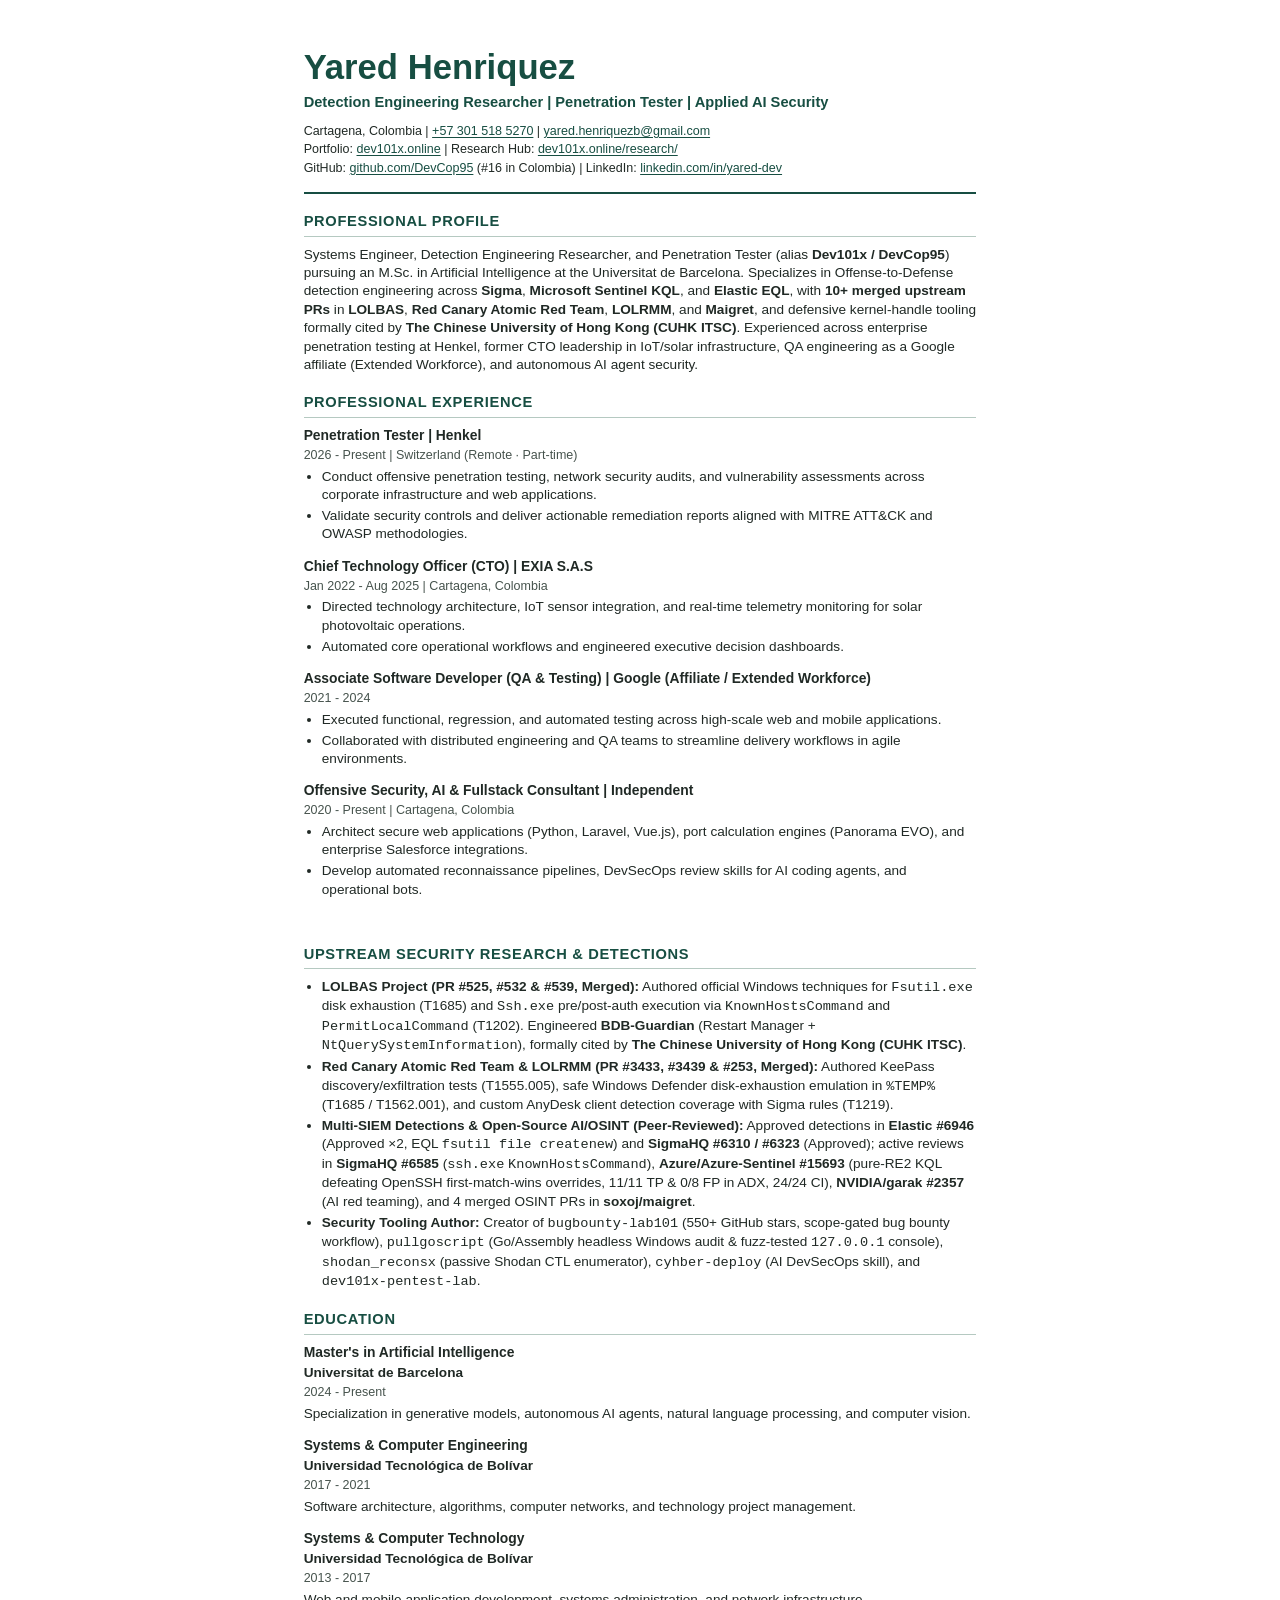
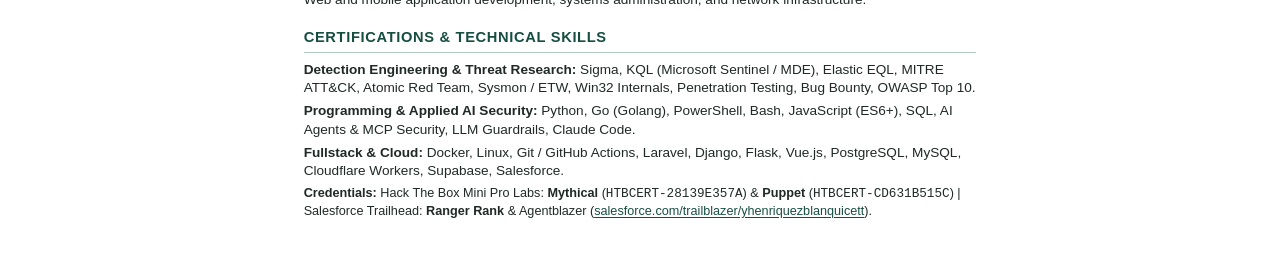
<file: assets/docs/CV_yared_Henriquez.en.html>
<!DOCTYPE html>
<html lang="en">
<head>
  <meta charset="utf-8">
  <meta name="viewport" content="width=device-width, initial-scale=1">
  <meta name="author" content="Yared Henriquez">
  <meta name="description" content="Yared Henriquez (Dev101x / DevCop95) — Detection Engineering Researcher, Penetration Tester, and Applied AI Security.">
  <title>Yared Henriquez | Curriculum Vitae</title>
  <style>
    @page {
      size: A4;
      margin: 13mm 16mm;
    }

    * { box-sizing: border-box; }

    body {
      margin: 0;
      color: #202925;
      background: #fff;
      font-family: Arial, Helvetica, sans-serif;
      font-size: 10.2pt;
      line-height: 1.36;
    }

    main {
      max-width: 210mm;
      margin: 0 auto;
      padding: 13mm 16mm;
    }

    header {
      padding-bottom: 4mm;
      border-bottom: 1.5pt solid #174e42;
    }

    h1, h2, h3, p { margin: 0; }

    h1 {
      color: #174e42;
      font-size: 26pt;
      line-height: 1.08;
      font-weight: 700;
    }

    .headline {
      margin: 1.8mm 0 2.2mm;
      color: #174e42;
      font-size: 11pt;
      font-weight: 700;
    }

    .contact {
      font-size: 9.4pt;
      line-height: 1.48;
      overflow-wrap: anywhere;
    }

    a {
      color: #174e42;
      text-decoration: underline;
      text-underline-offset: 2px;
    }

    section { margin-top: 4.8mm; }

    h2 {
      margin-bottom: 2.2mm;
      padding-bottom: 1mm;
      border-bottom: 0.5pt solid #b5c9c1;
      color: #174e42;
      font-size: 11pt;
      letter-spacing: 0.5pt;
      text-transform: uppercase;
    }

    h3 { font-size: 10.4pt; }

    article + article { margin-top: 3.4mm; }

    .meta {
      margin-top: 0.5mm;
      color: #46534d;
      font-size: 9.4pt;
    }

    .institution { margin-top: 0.5mm; font-weight: 600; }

    .description { margin-top: 1mm; }

    ul {
      margin: 1mm 0 0;
      padding-left: 4.8mm;
    }

    li + li { margin-top: 0.65mm; }

    .skills p + p { margin-top: 1.2mm; }

    .trailhead {
      margin-top: 2mm;
      font-size: 9.5pt;
      overflow-wrap: anywhere;
    }

    .page + .page { margin-top: 12mm; }

    @media screen and (max-width: 600px) {
      main { padding: 7mm 5mm; }
      h1 { font-size: 23pt; }
    }

    @media print {
      main {
        max-width: none;
        margin: 0;
        padding: 0;
      }

      .page + .page {
        margin-top: 0;
        break-before: page;
        page-break-before: always;
      }

      .page > section:first-child { margin-top: 0; }

      header, article, li, .trailhead {
        break-inside: avoid;
        page-break-inside: avoid;
      }

      h1, h2, h3 {
        break-after: avoid;
        page-break-after: avoid;
      }

      p, li { orphans: 3; widows: 3; }
    }
  </style>
</head>
<body>
  <main>
    <div class="page">
      <header>
        <h1>Yared Henriquez</h1>
        <p class="headline">Detection Engineering Researcher | Penetration Tester | Applied AI Security</p>
        <div class="contact">
          <p>Cartagena, Colombia | <a href="tel:+573015185270">+57 301 518 5270</a> | <a href="mailto:yared.henriquezb@gmail.com">yared.henriquezb@gmail.com</a></p>
          <p>Portfolio: <a href="https://dev101x.online/">dev101x.online</a> | Research Hub: <a href="https://dev101x.online/research/">dev101x.online/research/</a></p>
          <p>GitHub: <a href="https://github.com/DevCop95">github.com/DevCop95</a> (#16 in Colombia) | LinkedIn: <a href="https://www.linkedin.com/in/yared-dev">linkedin.com/in/yared-dev</a></p>
        </div>
      </header>

      <section aria-labelledby="profile-heading">
        <h2 id="profile-heading">Professional Profile</h2>
        <p>Systems Engineer, Detection Engineering Researcher, and Penetration Tester (alias <strong>Dev101x / DevCop95</strong>) pursuing an M.Sc. in Artificial Intelligence at the Universitat de Barcelona. Specializes in Offense-to-Defense detection engineering across <strong>Sigma</strong>, <strong>Microsoft Sentinel KQL</strong>, and <strong>Elastic EQL</strong>, with <strong>10+ merged upstream PRs</strong> in <strong>LOLBAS</strong>, <strong>Red Canary Atomic Red Team</strong>, <strong>LOLRMM</strong>, and <strong>Maigret</strong>, and defensive kernel-handle tooling formally cited by <strong>The Chinese University of Hong Kong (CUHK ITSC)</strong>. Experienced across enterprise penetration testing at Henkel, former CTO leadership in IoT/solar infrastructure, QA engineering as a Google affiliate (Extended Workforce), and autonomous AI agent security.</p>
      </section>

      <section aria-labelledby="experience-heading">
        <h2 id="experience-heading">Professional Experience</h2>

        <article>
          <h3>Penetration Tester | Henkel</h3>
          <p class="meta">2026 - Present | Switzerland (Remote &middot; Part-time)</p>
          <ul>
            <li>Conduct offensive penetration testing, network security audits, and vulnerability assessments across corporate infrastructure and web applications.</li>
            <li>Validate security controls and deliver actionable remediation reports aligned with MITRE ATT&amp;CK and OWASP methodologies.</li>
          </ul>
        </article>

        <article>
          <h3>Chief Technology Officer (CTO) | EXIA S.A.S</h3>
          <p class="meta">Jan 2022 - Aug 2025 | Cartagena, Colombia</p>
          <ul>
            <li>Directed technology architecture, IoT sensor integration, and real-time telemetry monitoring for solar photovoltaic operations.</li>
            <li>Automated core operational workflows and engineered executive decision dashboards.</li>
          </ul>
        </article>

        <article>
          <h3>Associate Software Developer (QA &amp; Testing) | Google (Affiliate / Extended Workforce)</h3>
          <p class="meta">2021 - 2024</p>
          <ul>
            <li>Executed functional, regression, and automated testing across high-scale web and mobile applications.</li>
            <li>Collaborated with distributed engineering and QA teams to streamline delivery workflows in agile environments.</li>
          </ul>
        </article>

        <article>
          <h3>Offensive Security, AI &amp; Fullstack Consultant | Independent</h3>
          <p class="meta">2020 - Present | Cartagena, Colombia</p>
          <ul>
            <li>Architect secure web applications (Python, Laravel, Vue.js), port calculation engines (Panorama EVO), and enterprise Salesforce integrations.</li>
            <li>Develop automated reconnaissance pipelines, DevSecOps review skills for AI coding agents, and operational bots.</li>
          </ul>
        </article>
      </section>
    </div>

    <div class="page">
      <section aria-labelledby="research-heading">
        <h2 id="research-heading">Upstream Security Research &amp; Detections</h2>
        <ul>
          <li><strong>LOLBAS Project (PR #525, #532 &amp; #539, Merged):</strong> Authored official Windows techniques for <code>Fsutil.exe</code> disk exhaustion (T1685) and <code>Ssh.exe</code> pre/post-auth execution via <code>KnownHostsCommand</code> and <code>PermitLocalCommand</code> (T1202). Engineered <strong>BDB-Guardian</strong> (Restart Manager + <code>NtQuerySystemInformation</code>), formally cited by <strong>The Chinese University of Hong Kong (CUHK ITSC)</strong>.</li>
          <li><strong>Red Canary Atomic Red Team &amp; LOLRMM (PR #3433, #3439 &amp; #253, Merged):</strong> Authored KeePass discovery/exfiltration tests (T1555.005), safe Windows Defender disk-exhaustion emulation in <code>%TEMP%</code> (T1685 / T1562.001), and custom AnyDesk client detection coverage with Sigma rules (T1219).</li>
          <li><strong>Multi-SIEM Detections &amp; Open-Source AI/OSINT (Peer-Reviewed):</strong> Approved detections in <strong>Elastic #6946</strong> (Approved &times;2, EQL <code>fsutil file createnew</code>) and <strong>SigmaHQ #6310 / #6323</strong> (Approved); active reviews in <strong>SigmaHQ #6585</strong> (<code>ssh.exe</code> <code>KnownHostsCommand</code>), <strong>Azure/Azure-Sentinel #15693</strong> (pure-RE2 KQL defeating OpenSSH first-match-wins overrides, 11/11 TP &amp; 0/8 FP in ADX, 24/24 CI), <strong>NVIDIA/garak #2357</strong> (AI red teaming), and 4 merged OSINT PRs in <strong>soxoj/maigret</strong>.</li>
          <li><strong>Security Tooling Author:</strong> Creator of <code>bugbounty-lab101</code> (550+ GitHub stars, scope-gated bug bounty workflow), <code>pullgoscript</code> (Go/Assembly headless Windows audit &amp; fuzz-tested <code>127.0.0.1</code> console), <code>shodan_reconsx</code> (passive Shodan CTL enumerator), <code>cyhber-deploy</code> (AI DevSecOps skill), and <code>dev101x-pentest-lab</code>.</li>
        </ul>
      </section>

      <section aria-labelledby="education-heading">
        <h2 id="education-heading">Education</h2>

        <article>
          <h3>Master's in Artificial Intelligence</h3>
          <p class="institution">Universitat de Barcelona</p>
          <p class="meta">2024 - Present</p>
          <p class="description">Specialization in generative models, autonomous AI agents, natural language processing, and computer vision.</p>
        </article>

        <article>
          <h3>Systems &amp; Computer Engineering</h3>
          <p class="institution">Universidad Tecnol&oacute;gica de Bol&iacute;var</p>
          <p class="meta">2017 - 2021</p>
          <p class="description">Software architecture, algorithms, computer networks, and technology project management.</p>
        </article>

        <article>
          <h3>Systems &amp; Computer Technology</h3>
          <p class="institution">Universidad Tecnol&oacute;gica de Bol&iacute;var</p>
          <p class="meta">2013 - 2017</p>
          <p class="description">Web and mobile application development, systems administration, and network infrastructure.</p>
        </article>
      </section>

      <section class="skills" aria-labelledby="skills-heading">
        <h2 id="skills-heading">Certifications &amp; Technical Skills</h2>
        <p><strong>Detection Engineering &amp; Threat Research:</strong> Sigma, KQL (Microsoft Sentinel / MDE), Elastic EQL, MITRE ATT&amp;CK, Atomic Red Team, Sysmon / ETW, Win32 Internals, Penetration Testing, Bug Bounty, OWASP Top 10.</p>
        <p><strong>Programming &amp; Applied AI Security:</strong> Python, Go (Golang), PowerShell, Bash, JavaScript (ES6+), SQL, AI Agents &amp; MCP Security, LLM Guardrails, Claude Code.</p>
        <p><strong>Fullstack &amp; Cloud:</strong> Docker, Linux, Git / GitHub Actions, Laravel, Django, Flask, Vue.js, PostgreSQL, MySQL, Cloudflare Workers, Supabase, Salesforce.</p>
        <p class="trailhead"><strong>Credentials:</strong> Hack The Box Mini Pro Labs: <strong>Mythical</strong> (<code>HTBCERT-28139E357A</code>) &amp; <strong>Puppet</strong> (<code>HTBCERT-CD631B515C</code>) | Salesforce Trailhead: <strong>Ranger Rank</strong> &amp; Agentblazer (<a href="https://www.salesforce.com/trailblazer/yhenriquezblanquicett">salesforce.com/trailblazer/yhenriquezblanquicett</a>).</p>
      </section>
    </div>
  </main>
</body>
</html>
</file>
<file: research/research.css>
/* ============================================================
   Dev101x Research Hub & Deep Dives
   Matches dev101x.online light/dark editorial terminal palette
   ============================================================ */

:root {
  color-scheme: light;
  --bg: #f3f0ea;
  --bg2: #e9e5dd;
  --surface: #fdfcf9;
  --ink: #0c0d0e;
  --ink2: #282b29;
  --muted: #5c625c;
  --accent: #005c38;
  --accent2: #003f27;
  --on-accent: #ffffff;
  --line: #d3cec5;
  --nav-bg: rgba(243, 240, 234, .94);
  --nav-border: rgba(12, 13, 14, .08);
  --code-bg: #121617;
  --code-ink: #e8ecef;
  --code-border: #232a2c;
  --shadow: 0 20px 60px rgba(12, 13, 14, .07);
  --glow: 0 0 28px rgba(0, 92, 56, .08);
  --fh: 'Bricolage Grotesque', sans-serif;
  --fm: 'DM Mono', monospace;
  --ease: cubic-bezier(0.23, 1, 0.32, 1);
  --r-sm: 12px;
  --r-md: 20px;
  --r-lg: 28px;
}

[data-theme="dark"] {
  color-scheme: dark;
  --bg: #060808;
  --bg2: #0a0d0d;
  --surface: #0f1313;
  --ink: #eae7e0;
  --ink2: #b4b9b2;
  --muted: #8b948e;
  --accent: #00e87a;
  --accent2: #00c466;
  --on-accent: #04110a;
  --line: #1c2222;
  --nav-bg: rgba(6, 8, 8, .94);
  --nav-border: rgba(255, 255, 255, .08);
  --code-bg: #0b0e0f;
  --code-ink: #e5ebe8;
  --code-border: #1d2626;
  --shadow: 0 24px 72px rgba(0, 0, 0, .75);
  --glow: 0 0 42px rgba(0, 232, 122, .08);
}

*, *::before, *::after { box-sizing: border-box; margin: 0; padding: 0; }
html { scroll-behavior: smooth; font-size: 16px; -webkit-font-smoothing: antialiased; scroll-padding-top: 5.5rem; overflow-x: hidden; overflow-x: clip; }
body {
  font-family: var(--fh);
  background: var(--bg);
  color: var(--ink);
  line-height: 1.72;
  overflow-x: hidden;
  overflow-x: clip;
}
a { color: inherit; text-decoration: none; transition: color .25s ease, border-color .25s ease; }
button { font: inherit; border: 0; background: none; color: inherit; cursor: pointer; }
code, pre { font-family: var(--fm); }
:not(pre) > code { overflow-wrap: anywhere; }
[hidden] { display: none !important; }

::selection { background: var(--accent); color: var(--on-accent); }
:focus-visible { outline: 2px solid var(--accent); outline-offset: 3px; border-radius: 4px; }

.sr-only {
  position: absolute;
  top: 0; left: 0;
  width: 1px; height: 1px;
  padding: 0; margin: 0;
  overflow: hidden;
  clip: rect(0, 0, 0, 0);
  clip-path: inset(50%);
  white-space: nowrap;
  border: 0;
}

.skip-link {
  position: fixed;
  top: 1rem;
  left: -9999px;
  z-index: 10005;
  padding: .65rem 1.15rem;
  border-radius: 50px;
  background: var(--accent);
  color: var(--on-accent);
  font-family: var(--fm);
  font-size: .78rem;
  font-weight: 700;
  box-shadow: var(--shadow);
}
.skip-link:focus { left: 1rem; }

#scroll-progress {
  position: fixed;
  top: 0; left: 0;
  width: 100%; height: 2px;
  transform: scaleX(0);
  transform-origin: left center;
  background: var(--accent);
  z-index: 9999;
}

/* === TOP BAR === */
.rnav {
  position: fixed; top: 0; left: 0; right: 0; z-index: 300;
  display: flex; align-items: center; justify-content: space-between; gap: 1rem;
  padding: .9rem 5vw;
  background: var(--nav-bg);
  backdrop-filter: blur(18px) saturate(150%);
  -webkit-backdrop-filter: blur(18px) saturate(150%);
  border-bottom: 1px solid var(--nav-border);
}
.rnav-brand { display: flex; align-items: center; gap: .75rem; min-width: 0; }
.nlogo { font-size: 1.3rem; font-weight: 800; letter-spacing: -.03em; white-space: nowrap; }
.nlogo em { font-style: normal; color: var(--accent); }
.rnav-sep { color: var(--muted); font-family: var(--fm); font-size: .8rem; }
.rnav-crumb {
  font-family: var(--fm); font-size: .72rem; font-weight: 500; color: var(--muted);
  text-transform: uppercase; letter-spacing: .08em; white-space: nowrap;
}
.rnav-crumb:hover { color: var(--accent); }
.rnav-actions { display: flex; align-items: center; gap: .65rem; flex-wrap: wrap; }
.rnav-link {
  display: inline-flex; align-items: center; gap: .4rem;
  padding: .45rem .9rem; border: 1px solid var(--line); border-radius: 50px;
  font-family: var(--fm); font-size: .72rem; font-weight: 500; color: var(--ink2);
  background: var(--surface);
}
.rnav-link:hover { border-color: var(--accent); color: var(--accent); }
.rnav-link.rss i { color: var(--accent); }
.theme-toggle, .lang-toggle {
  width: 38px; height: 38px; display: grid; place-items: center;
  border: 1px solid var(--line); border-radius: 50%;
  color: var(--muted); background: var(--surface); transition: all .25s var(--ease);
  font-family: var(--fm); font-size: .74rem; font-weight: 700;
  text-transform: uppercase;
  cursor: pointer; touch-action: manipulation; -webkit-tap-highlight-color: transparent;
  user-select: none;
}
.theme-toggle:hover, .lang-toggle:hover { border-color: var(--accent); color: var(--accent); }
.theme-toggle:active, .lang-toggle:active { transform: scale(.92); }

/* === SHELL & HEADERS === */
.rshell {
  max-width: 1200px;
  margin: 0 auto;
  padding: 6.5rem 5vw 5rem;
}

.rhero {
  padding-bottom: 2.75rem;
  border-bottom: 1px solid var(--line);
  margin-bottom: 3rem;
}
.rkicker {
  display: inline-flex; align-items: center; gap: .5rem;
  font-family: var(--fm); font-size: .72rem; font-weight: 500;
  text-transform: uppercase; letter-spacing: .12em;
  color: var(--accent); margin-bottom: 1rem;
}
.rtitle {
  font-size: clamp(2.1rem, 4.4vw, 3.4rem);
  font-weight: 800; line-height: 1.08; letter-spacing: -.035em;
  margin-bottom: 1.25rem;
  max-width: 24ch;
}
.rtitle em { font-style: normal; color: var(--accent); }
.rlead {
  font-size: clamp(1rem, 1.35vw, 1.15rem);
  color: var(--ink2);
  max-width: 72ch;
  margin-bottom: 1.75rem;
}

.rmeta-row {
  display: flex; flex-wrap: wrap; align-items: center; gap: .6rem;
  margin-bottom: 1.5rem;
}
.rmeta-pill {
  display: inline-flex; align-items: center; gap: .45rem;
  padding: .38rem .85rem;
  background: var(--surface); border: 1px solid var(--line); border-radius: 50px;
  font-family: var(--fm); font-size: .7rem; color: var(--ink2);
}
.rmeta-pill strong { color: var(--ink); font-weight: 500; }
.rmeta-pill.accent { border-color: var(--accent); color: var(--accent); }

.share-btn {
  display: inline-flex; align-items: center; gap: .4rem;
  padding: .38rem .85rem;
  background: var(--surface); border: 1px solid var(--line); border-radius: 50px;
  font-family: var(--fm); font-size: .7rem; color: var(--ink2);
  transition: border-color .2s ease, color .2s ease;
}
.share-btn:hover, .share-btn.copied {
  border-color: var(--accent); color: var(--accent);
}

/* === HUB KPI STRIP & METHODOLOGY === */
.rkpi-grid {
  display: grid;
  grid-template-columns: repeat(4, minmax(0, 1fr));
  gap: .85rem;
  margin-top: 1.5rem;
}
.rkpi-card {
  padding: 1rem 1.1rem;
  background: var(--surface);
  border: 1px solid var(--line);
  border-radius: var(--r-sm);
}
.rkpi-val {
  font-size: 1.65rem;
  font-weight: 800;
  line-height: 1.1;
  color: var(--accent);
}
.rkpi-lbl {
  font-family: var(--fm);
  font-size: .68rem;
  text-transform: uppercase;
  letter-spacing: .07em;
  color: var(--muted);
  margin-top: .3rem;
}

.rmethod-strip {
  display: grid;
  grid-template-columns: repeat(4, minmax(0, 1fr));
  gap: .85rem;
  margin: 0 0 2.5rem;
}
.rmethod-step {
  display: flex;
  flex-direction: column;
  gap: .2rem;
  padding: .95rem 1.1rem;
  background: var(--surface);
  border: 1px solid var(--line);
  border-radius: var(--r-sm);
}
.rmethod-num {
  font-family: var(--fm);
  font-size: .64rem;
  font-weight: 700;
  text-transform: uppercase;
  letter-spacing: .09em;
  color: var(--accent);
}
.rmethod-title { font-size: .95rem; font-weight: 800; color: var(--ink); }
.rmethod-sub { font-family: var(--fm); font-size: .68rem; color: var(--muted); line-height: 1.45; }

/* === OFFENSE-TO-DEFENSE PIPELINE BAR === */
.pipeline-strip {
  display: grid;
  grid-template-columns: repeat(auto-fit, minmax(min(100%, 165px), 1fr));
  gap: .75rem;
  margin-top: 1.5rem;
}
.pipeline-strip > * { min-width: 0; }
.pipe-node {
  display: flex; flex-direction: column; gap: .25rem;
  padding: .9rem 1rem;
  background: var(--surface); border: 1px solid var(--line); border-radius: var(--r-sm);
  transition: transform .25s var(--ease), border-color .25s ease;
}
.pipe-node:hover { transform: translateY(-2px); border-color: var(--accent); }
.pipe-stage {
  font-family: var(--fm); font-size: .62rem; text-transform: uppercase;
  letter-spacing: .1em; color: var(--muted);
}
.pipe-title { font-size: .9rem; font-weight: 700; color: var(--ink); }
.pipe-status {
  display: inline-flex; align-items: center; gap: .35rem;
  font-family: var(--fm); font-size: .65rem; margin-top: .15rem;
}
.status-merged { color: var(--accent); }
.status-approved { color: #059669; }
[data-theme="dark"] .status-approved { color: #10b981; }
.status-review { color: #b45309; }
[data-theme="dark"] .status-review { color: #f59e0b; }

/* === HUB CARDS === */
.hub-grid {
  display: grid;
  grid-template-columns: repeat(auto-fit, minmax(min(100%, 420px), 1fr));
  gap: 1.5rem;
  margin-bottom: 3.5rem;
}
.hub-grid > * { min-width: 0; }
.hub-card {
  display: flex; flex-direction: column;
  background: var(--surface); border: 1px solid var(--line); border-radius: var(--r-md);
  padding: 2rem; box-shadow: var(--shadow);
  transition: transform .3s var(--ease), border-color .3s ease, box-shadow .3s ease;
}
.hub-card:hover { transform: translateY(-4px); border-color: var(--accent); box-shadow: var(--shadow), var(--glow); }
.hub-card-top {
  display: flex; flex-wrap: wrap; align-items: center; justify-content: space-between; gap: .5rem;
}
.hub-card-top .rkicker { margin-bottom: 0; }
.hub-meta-stat {
  font-family: var(--fm); font-size: .66rem; font-weight: 700;
  padding: .24rem .65rem; border-radius: 50px;
  background: var(--bg2); border: 1px solid var(--line); color: var(--ink);
}
.hub-card h2 { font-size: 1.45rem; font-weight: 800; line-height: 1.2; letter-spacing: -.025em; margin: .85rem 0 .65rem; }
.hub-telemetry {
  font-family: var(--fm); font-size: .68rem; color: var(--muted);
  margin-bottom: .85rem; display: flex; flex-wrap: wrap; align-items: center; gap: .45rem;
}
.hub-telemetry i { color: var(--accent); }
.hub-card p { color: var(--ink2); font-size: .96rem; margin-bottom: 1.25rem; }
.hub-tags { display: flex; flex-wrap: wrap; gap: .4rem; margin-bottom: 1.5rem; }
.hub-tag {
  font-family: var(--fm); font-size: .66rem;
  padding: .28rem .65rem; border-radius: 6px;
  background: var(--bg2); color: var(--ink2); border: 1px solid var(--line);
}
.hub-card-foot {
  margin-top: auto;
  padding-top: 1rem;
  border-top: 1px solid var(--line);
  display: flex; align-items: center; justify-content: space-between; gap: 1rem;
}
.hub-cta {
  display: inline-flex; align-items: center; gap: .5rem;
  font-weight: 700; font-size: .9rem; color: var(--accent);
}
.hub-cta:hover { gap: .75rem; }
.hub-read-meta {
  font-family: var(--fm); font-size: .66rem; color: var(--muted);
}

/* === MITRE COVERAGE GRID === */
.mitre-section { margin-bottom: 3.5rem; }
.mitre-grid {
  display: grid;
  grid-template-columns: repeat(auto-fit, minmax(min(100%, 240px), 1fr));
  gap: 1rem;
}
.mitre-grid > * { min-width: 0; }
.mitre-card {
  display: flex; flex-direction: column; gap: .55rem;
  padding: 1.15rem 1.25rem;
  background: var(--surface); border: 1px solid var(--line); border-radius: var(--r-sm);
  transition: border-color .25s ease, transform .25s var(--ease);
}
.mitre-card:hover { border-color: var(--accent); transform: translateY(-2px); }
.mitre-head { display: flex; justify-content: space-between; align-items: center; gap: .5rem; }
.mitre-id {
  font-family: var(--fm); font-size: .72rem; font-weight: 700; color: var(--accent);
}
.mitre-tactic {
  font-family: var(--fm); font-size: .62rem; text-transform: uppercase;
  letter-spacing: .06em; color: var(--muted);
}
.mitre-name { font-size: .98rem; font-weight: 800; color: var(--ink); line-height: 1.25; }
.mitre-links {
  margin-top: auto; padding-top: .5rem;
  display: flex; flex-wrap: wrap; gap: .4rem;
  font-family: var(--fm); font-size: .66rem;
}
.mitre-links a {
  padding: .2rem .55rem; border-radius: 6px;
  background: var(--bg2); border: 1px solid var(--line); color: var(--ink2);
}
.mitre-links a:hover { border-color: var(--accent); color: var(--accent); }

/* === MATRIX TOOLBAR & FILTERS === */
.matrix-section { margin-bottom: 2rem; }
.matrix-header {
  display: flex; flex-wrap: wrap; align-items: center; justify-content: space-between;
  gap: .75rem; margin-bottom: 1rem;
}
.matrix-header .rkicker { margin-bottom: 0; }
.sync-pill {
  font-family: var(--fm); font-size: .68rem; color: var(--muted);
  padding: .28rem .75rem; border: 1px solid var(--line); border-radius: 50px;
  background: var(--surface);
}
.matrix-toolbar {
  display: flex; flex-wrap: wrap; align-items: center; justify-content: space-between;
  gap: .85rem; margin-bottom: 1rem;
}
.matrix-filters { display: flex; flex-wrap: wrap; gap: .45rem; }
.mfilt-btn {
  padding: .42rem .9rem;
  border: 1px solid var(--line); border-radius: 50px;
  background: var(--surface); color: var(--ink2);
  font-family: var(--fm); font-size: .7rem; font-weight: 700;
  transition: all .2s ease;
}
.mfilt-btn:hover { border-color: var(--accent); color: var(--ink); }
.mfilt-btn.active {
  background: var(--accent); color: var(--on-accent); border-color: var(--accent);
}
.matrix-search-wrap {
  display: flex; align-items: center; gap: .6rem; flex: 1 1 240px; max-width: 340px;
}
.matrix-search {
  width: 100%;
  padding: .48rem .9rem;
  border: 1px solid var(--line); border-radius: 50px;
  background: var(--surface); color: var(--ink);
  font-family: var(--fm); font-size: .75rem;
}
.matrix-search::placeholder { color: var(--muted); }
.matrix-search:focus { outline: 2px solid var(--accent); outline-offset: 2px; border-color: var(--accent); }
.matrix-meta {
  font-family: var(--fm); font-size: .7rem; color: var(--muted); white-space: nowrap;
}
.matrix-empty {
  padding: 1.5rem; text-align: center;
  font-family: var(--fm); font-size: .82rem; color: var(--muted);
}

/* === ARTICLE 2-COL LAYOUT === */
.article-layout {
  display: grid;
  grid-template-columns: 240px minmax(0, 1fr);
  gap: 3.5rem;
  align-items: start;
}
.toc-aside {
  position: sticky;
  top: 5.5rem;
  padding: 1.25rem;
  background: var(--surface);
  border: 1px solid var(--line);
  border-radius: var(--r-md);
}
.toc-details summary {
  list-style: none;
  cursor: pointer;
}
.toc-details summary::-webkit-details-marker { display: none; }
.toc-label {
  display: flex; align-items: center; justify-content: space-between;
  font-family: var(--fm); font-size: .66rem; font-weight: 500;
  text-transform: uppercase; letter-spacing: .12em; color: var(--muted);
  margin-bottom: .85rem; padding-bottom: .5rem; border-bottom: 1px solid var(--line);
}
.toc-chevron { display: none; transition: transform .2s ease; }
.toc-details[open] .toc-chevron { transform: rotate(180deg); }
@media (min-width: 981px) {
  .toc-details > summary { pointer-events: none; }
}
.toc-list { list-style: none; display: grid; gap: .45rem; }
.toc-list a {
  display: block; padding: .25rem .45rem; border-left: 2px solid transparent;
  font-size: .82rem; color: var(--ink2); line-height: 1.35;
}
.toc-list a:hover, .toc-list a.active {
  color: var(--accent); border-left-color: var(--accent); font-weight: 600;
}

.prose {
  min-width: 0;
  max-width: 78ch;
}
.prose section { margin-bottom: 3.25rem; }
.prose h2 {
  font-size: clamp(1.45rem, 2.5vw, 1.9rem);
  font-weight: 800; letter-spacing: -.03em; line-height: 1.2;
  margin-bottom: 1rem; padding-bottom: .5rem; border-bottom: 1px solid var(--line);
}
.prose h3 {
  font-size: 1.15rem; font-weight: 700; margin: 1.75rem 0 .65rem;
  color: var(--ink);
}
.heading-anchor {
  display: inline-block;
  margin-left: .45rem;
  padding: 0 .3rem;
  font-family: var(--fm);
  font-size: .78em;
  font-weight: 500;
  color: var(--muted);
  opacity: 0;
  transition: opacity .2s ease, color .2s ease;
}
.prose h2:hover .heading-anchor,
.prose h3:hover .heading-anchor,
.heading-anchor:focus-visible,
.heading-anchor.copied {
  opacity: 1;
  color: var(--accent);
}
.prose p { margin-bottom: 1.05rem; color: var(--ink2); }
.prose ul, .prose ol { margin: 0 0 1.25rem 1.35rem; color: var(--ink2); }
.prose li { margin-bottom: .45rem; }
.prose li strong, .prose p strong { color: var(--ink); }
.prose a:not(.btn-pill):not(.artifact-card) { color: var(--accent); text-decoration: underline; text-underline-offset: 3px; }
.prose :not(pre) > code {
  font-size: .86em; padding: .14rem .42rem; border-radius: 5px;
  background: var(--bg2); border: 1px solid var(--line); color: var(--ink);
  overflow-wrap: anywhere;
}

/* === CODE BLOCKS & SYNTAX HIGHLIGHTING === */
.code-block {
  margin: 1.25rem 0 1.6rem;
  border-radius: var(--r-sm);
  overflow: hidden;
  border: 1px solid var(--code-border);
  background: var(--code-bg);
}
.code-head {
  display: flex; flex-wrap: wrap; align-items: center; justify-content: space-between; gap: .5rem 1rem;
  padding: .55rem 1rem;
  border-bottom: 1px solid var(--code-border);
  background: rgba(255, 255, 255, .03);
  font-family: var(--fm); font-size: .68rem; color: #9aa5a8;
}
.code-head > span { min-width: 0; overflow-wrap: anywhere; }
.copy-btn {
  display: inline-flex; align-items: center; gap: .35rem;
  flex-shrink: 0;
  padding: .22rem .6rem; border-radius: 6px;
  border: 1px solid var(--code-border); color: #cfd8db;
  font-family: var(--fm); font-size: .66rem;
  transition: border-color .2s ease, color .2s ease;
}
.copy-btn:hover, .copy-btn.copied { border-color: #00e87a; color: #00e87a; }
.code-block pre {
  margin: 0; padding: 1rem 1.15rem;
  overflow-x: auto; font-size: .82rem; line-height: 1.6;
  color: var(--code-ink);
  tab-size: 2;
}
.tok-com { color: #8c9aa0; font-style: italic; }
.tok-str { color: #a7f3d0; }
.tok-kw { color: #38bdf8; font-weight: 600; }
.tok-fn { color: #c084fc; }
.tok-key { color: #00e87a; font-weight: 500; }
.tok-num { color: #fbbf24; }
.tok-op { color: #f472b6; }
.tok-var { color: #fda4af; }
.tok-rx { color: #fde047; }

/* === EDITORIAL SVG DIAGRAMS === */
.rdiagram {
  margin: 1.5rem 0 1.85rem;
  padding: 1.15rem;
  border-radius: var(--r-sm);
  border: 1px solid var(--line);
  background: var(--surface);
}
.rdiagram svg {
  width: 100%;
  height: auto;
  display: block;
}
.rdiagram figcaption {
  margin-top: .8rem;
  padding-top: .65rem;
  border-top: 1px solid var(--line);
  font-family: var(--fm);
  font-size: .7rem;
  color: var(--muted);
}
.rdiag-box { fill: var(--bg2); stroke: var(--line); stroke-width: 1.25; }
.rdiag-box-accent { fill: var(--surface); stroke: var(--accent); stroke-width: 1.5; }
.rdiag-pill { fill: var(--accent); }
.rdiag-title { fill: var(--ink); font-family: var(--fh); font-size: 13px; font-weight: 700; }
.rdiag-kicker { fill: var(--accent); font-family: var(--fm); font-size: 10px; font-weight: 700; letter-spacing: .08em; text-transform: uppercase; }
.rdiag-sub { fill: var(--muted); font-family: var(--fm); font-size: 10.5px; }
.rdiag-on-accent { fill: var(--on-accent); font-family: var(--fm); font-size: 11px; font-weight: 700; }
.rdiag-line { stroke: var(--muted); stroke-width: 1.4; fill: none; }
.rdiag-line-accent { stroke: var(--accent); stroke-width: 1.8; fill: none; }

/* === COLLAPSIBLE DETAILS === */
details.rdetails {
  margin: 1.35rem 0 1.75rem;
  border: 1px solid var(--line);
  border-radius: var(--r-sm);
  background: var(--surface);
  overflow: hidden;
}
details.rdetails summary {
  padding: .9rem 1.15rem;
  cursor: pointer;
  font-family: var(--fm);
  font-size: .78rem;
  font-weight: 700;
  color: var(--ink);
  display: flex;
  align-items: center;
  justify-content: space-between;
  gap: .75rem;
  background: var(--bg2);
}
details.rdetails summary:hover { color: var(--accent); }
details.rdetails[open] summary { border-bottom: 1px solid var(--line); }
.rdetails-body { padding: 1rem 1.15rem; }
.rdetails-body .table-wrap { margin: 0; }

/* === ARTIFACT QUICK-JUMP GRID === */
.artifact-grid {
  display: grid;
  grid-template-columns: repeat(auto-fit, minmax(min(100%, 210px), 1fr));
  gap: .85rem;
  margin: 1.1rem 0 1.5rem;
}
.artifact-grid > * { min-width: 0; }
.artifact-card {
  display: flex; flex-direction: column; gap: .3rem;
  padding: .95rem 1.05rem;
  background: var(--surface); border: 1px solid var(--line); border-radius: var(--r-sm);
  transition: border-color .2s ease, transform .2s var(--ease);
}
.artifact-card:hover { border-color: var(--accent); transform: translateY(-2px); }
.artifact-kind {
  font-family: var(--fm); font-size: .64rem; font-weight: 700;
  text-transform: uppercase; letter-spacing: .08em; color: var(--accent);
}
.artifact-title { font-size: .92rem; font-weight: 700; color: var(--ink); }
.artifact-meta { font-family: var(--fm); font-size: .68rem; color: var(--muted); }

/* === CALLOUTS & TABLES === */
.callout {
  margin: 1.75rem 0;
  padding: 1.35rem 1.45rem;
  border-radius: var(--r-sm);
  border: 1px solid var(--line);
  background: linear-gradient(180deg, rgba(0, 92, 56, .025) 0%, var(--surface) 100%);
  box-shadow: 0 4px 16px rgba(12, 13, 14, .03);
  position: relative;
  transition: border-color .25s ease, box-shadow .25s ease;
}
[data-theme="dark"] .callout {
  background: linear-gradient(180deg, rgba(0, 232, 122, .03) 0%, var(--surface) 100%);
  box-shadow: 0 4px 20px rgba(0, 0, 0, .35);
}
.callout:hover {
  border-color: var(--accent);
}
.callout.warn {
  border-color: rgba(217, 119, 6, .3);
  background: linear-gradient(180deg, rgba(217, 119, 6, .04) 0%, var(--surface) 100%);
}
[data-theme="dark"] .callout.warn {
  border-color: rgba(245, 158, 11, .3);
  background: linear-gradient(180deg, rgba(245, 158, 11, .05) 0%, var(--surface) 100%);
}
.callout.warn:hover {
  border-color: rgba(217, 119, 6, .55);
}
[data-theme="dark"] .callout.warn:hover {
  border-color: rgba(245, 158, 11, .6);
}
.callout-title {
  font-family: var(--fm); font-size: .74rem; font-weight: 600;
  text-transform: uppercase; letter-spacing: .08em;
  color: var(--accent); margin-bottom: .85rem;
  display: inline-flex; align-items: center; gap: .5rem;
  padding: .28rem .75rem; border-radius: 999px;
  background: rgba(0, 92, 56, .08);
  border: 1px solid rgba(0, 92, 56, .2);
}
[data-theme="dark"] .callout-title {
  background: rgba(0, 232, 122, .08);
  border-color: rgba(0, 232, 122, .24);
}
.callout.warn .callout-title {
  color: #b45309;
  background: rgba(217, 119, 6, .1);
  border-color: rgba(217, 119, 6, .28);
}
[data-theme="dark"] .callout.warn .callout-title {
  color: #fbbf24;
  background: rgba(245, 158, 11, .12);
  border-color: rgba(245, 158, 11, .32);
}
.callout p:last-child, .callout ul:last-child { margin-bottom: 0; }

.table-wrap {
  width: 100%; overflow-x: auto; margin: 1.25rem 0 1.75rem;
  border: 1px solid var(--line); border-radius: var(--r-sm); background: var(--surface);
}
table.rtable {
  width: 100%; border-collapse: collapse; font-size: .88rem; text-align: left;
}
table.rtable th, table.rtable td {
  padding: .75rem .95rem; border-bottom: 1px solid var(--line); vertical-align: top;
}
table.rtable th {
  font-family: var(--fm); font-size: .7rem; text-transform: uppercase;
  letter-spacing: .08em; color: var(--muted); background: var(--bg2);
}
table.rtable tr:last-child td { border-bottom: 0; }

.metric-grid {
  display: grid; grid-template-columns: repeat(auto-fit, minmax(min(100%, 150px), 1fr));
  gap: .85rem; margin: 1.25rem 0 1.5rem;
}
.metric-grid > * { min-width: 0; }
.metric-box {
  padding: 1rem 1.1rem; border: 1px solid var(--line); border-radius: var(--r-sm);
  background: var(--surface);
}
.metric-val { font-size: 1.55rem; font-weight: 800; color: var(--accent); line-height: 1.1; }
.metric-lbl { font-family: var(--fm); font-size: .68rem; color: var(--muted); margin-top: .3rem; text-transform: uppercase; letter-spacing: .06em; }

/* === ARTICLE FOOTER & SCROLL TOP === */
.rfooter-nav {
  margin-top: 3.5rem; padding-top: 2rem; border-top: 1px solid var(--line);
  display: flex; flex-wrap: wrap; justify-content: space-between; align-items: center; gap: 1rem;
}
.btn-pill {
  display: inline-flex; align-items: center; gap: .5rem;
  padding: .7rem 1.35rem; border-radius: 50px;
  border: 1px solid var(--line); background: var(--surface);
  font-weight: 700; font-size: .86rem; color: var(--ink);
  transition: border-color .25s ease, transform .25s var(--ease);
}
.btn-pill:hover { border-color: var(--accent); color: var(--accent); transform: translateY(-2px); }
.btn-pill.primary { background: var(--ink); color: var(--bg); border-color: var(--ink); }
.btn-pill.primary:hover { background: var(--accent); color: var(--on-accent); border-color: var(--accent); }

.site-footer {
  max-width: 1200px; margin: 0 auto; padding: 2.5rem 5vw 3.5rem;
  border-top: 1px solid var(--line);
  display: flex; flex-wrap: wrap; justify-content: space-between; gap: 1rem;
  font-size: .85rem; color: var(--muted);
}
.site-footer a:hover { color: var(--accent); }

.scroll-top {
  position: fixed; right: 28px; bottom: 28px; z-index: 200;
  width: 48px; height: 48px; display: grid; place-items: center;
  background: var(--surface); border: 1px solid var(--line); border-radius: 50%;
  box-shadow: var(--shadow); color: var(--ink);
  opacity: 0; visibility: hidden;
  transition: opacity .25s ease, visibility .25s ease, transform .25s var(--ease), border-color .25s ease;
}
.scroll-top.vis { opacity: 1; visibility: visible; }
.scroll-top:hover { border-color: var(--accent); color: var(--accent); transform: translateY(-3px); }

@media (max-width: 980px) {
  .rkpi-grid, .rmethod-strip { grid-template-columns: repeat(2, minmax(0, 1fr)); }
  .article-layout { grid-template-columns: 1fr; gap: 2rem; }
  .toc-aside { position: static; }
  .toc-chevron { display: inline-block; }
  .toc-details:not([open]) .toc-label { margin-bottom: 0; padding-bottom: 0; border-bottom: 0; }
}
@media (max-width: 768px) {
  .rnav-link.rss,
  .rnav-link[href*="github.com"] { display: none !important; }
  .rnav-sep, .rnav-crumb { display: none !important; }
  .rnav-actions { gap: .5rem; flex-wrap: nowrap; }
  .theme-toggle, .lang-toggle {
    width: 38px; height: 38px; min-width: 38px; min-height: 38px;
    flex-shrink: 0; touch-action: manipulation; cursor: pointer;
    -webkit-tap-highlight-color: transparent; user-select: none;
  }
}
@media (max-width: 640px) {
  .rkpi-grid, .rmethod-strip { grid-template-columns: 1fr; }
  .rnav { padding: .65rem 4vw; gap: .5rem; overflow-x: clip; max-width: 100vw; box-sizing: border-box; }
  .nlogo { font-size: 1.15rem; white-space: nowrap; }
  .rnav-actions { gap: .45rem; flex-wrap: nowrap; flex-shrink: 0; }
  .rnav-link { padding: .38rem .6rem; font-size: .68rem; white-space: nowrap; max-width: 140px; overflow: hidden; text-overflow: ellipsis; }
  .rshell { padding: 5.5rem 5vw 3.5rem; }
  .hub-card { padding: 1.4rem; }
  .scroll-top { right: 16px; bottom: 16px; width: 44px; height: 44px; }
}
@media (max-width: 480px) {
  .rnav { padding: .6rem 3.5vw; }
  .nlogo { font-size: 1.05rem; }
  .rnav-link { max-width: 105px; font-size: .64rem; padding: .32rem .5rem; }
}
@media (max-width: 375px) {
  .rnav-link { max-width: 85px; font-size: .6rem; padding: .28rem .42rem; }
}

@media (prefers-reduced-motion: reduce) {
  *, *::before, *::after {
    animation: none !important;
    transition-duration: .01ms !important;
    scroll-behavior: auto !important;
  }
  html { scroll-behavior: auto; }
}

@media print {
  body { background: #fff; color: #000; font-size: 10.5pt; line-height: 1.5; }
  .rnav, .toc-aside, #scroll-progress, .rfooter-nav, .scroll-top, .copy-btn, .heading-anchor, .share-btn { display: none !important; }
  .rshell { max-width: none; padding: 0; }
  .article-layout { display: block; }
  .prose { max-width: none; }
  .code-block, .callout, .table-wrap, .rdiagram { break-inside: avoid; page-break-inside: avoid; }
  .code-block { background: #f8fafc; border-color: #cbd5e1; }
  .code-block pre { color: #0f172a; white-space: pre-wrap; }
}
</file>
